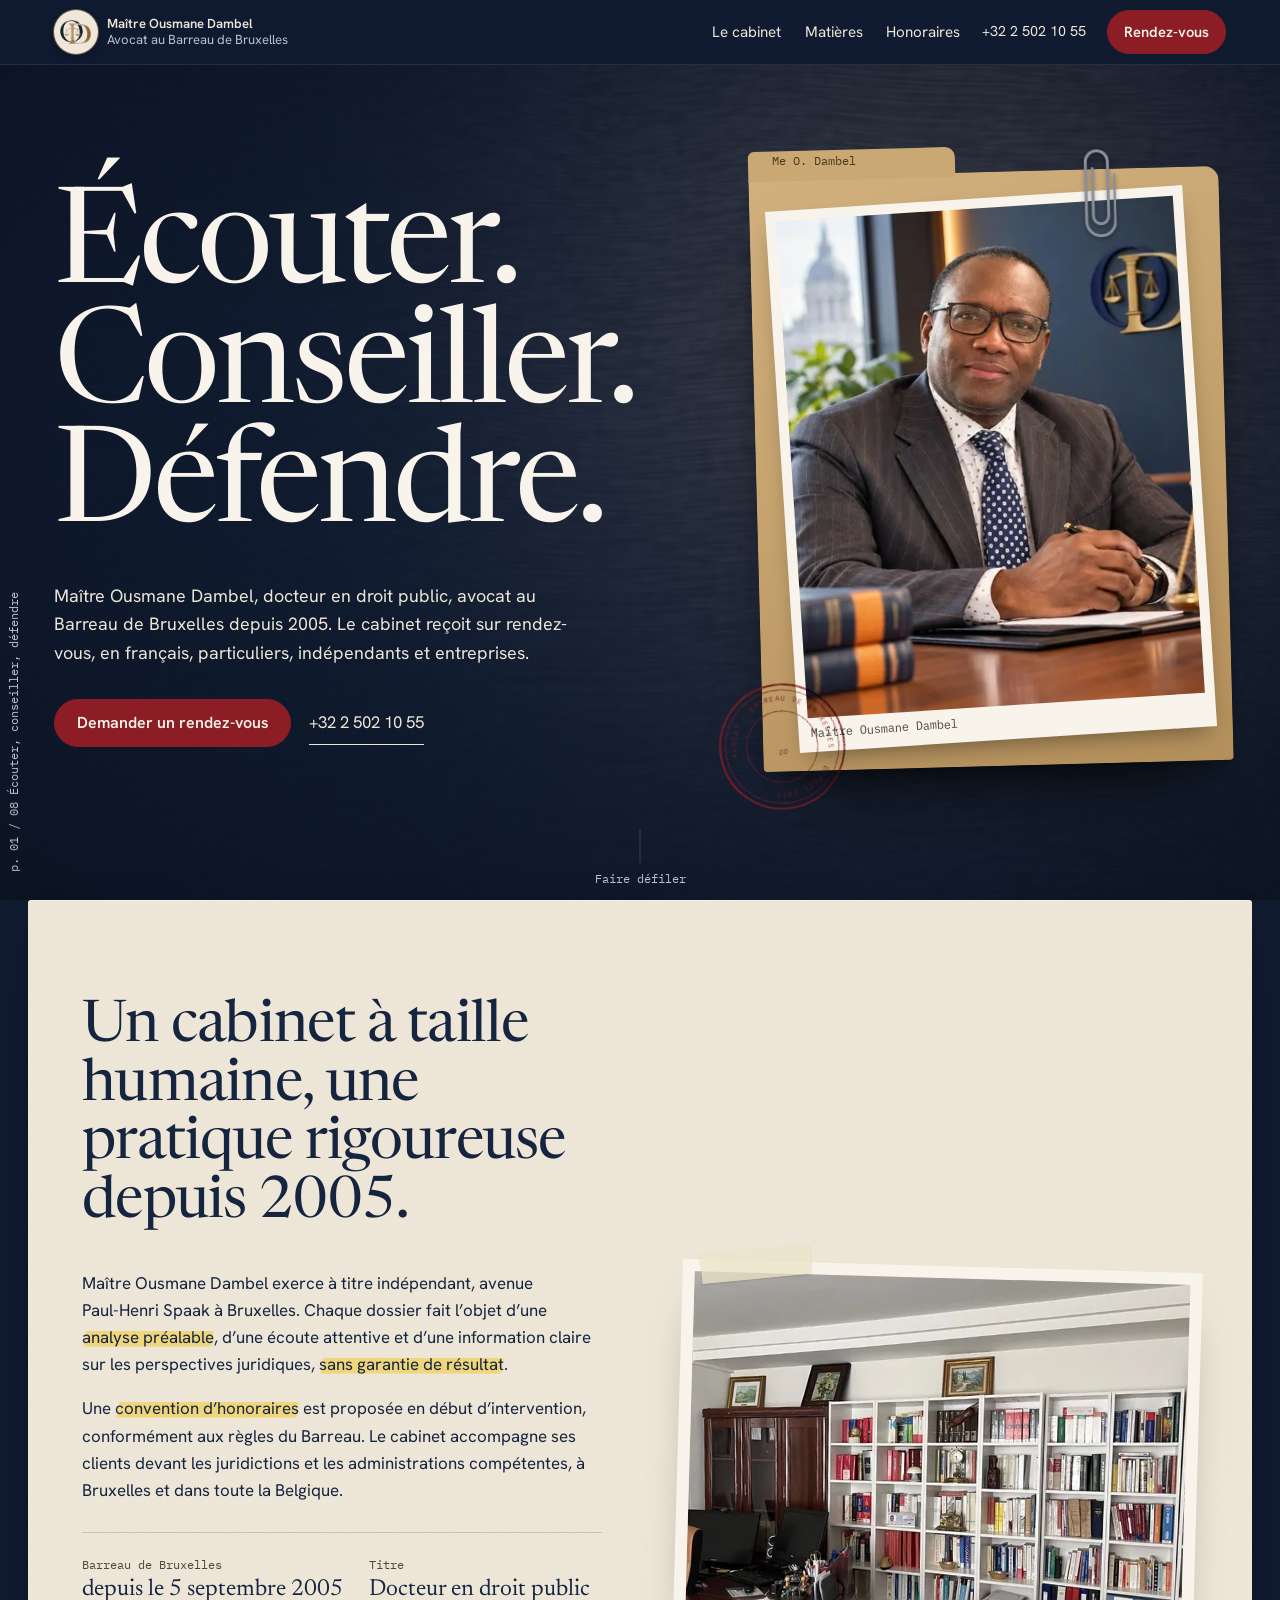
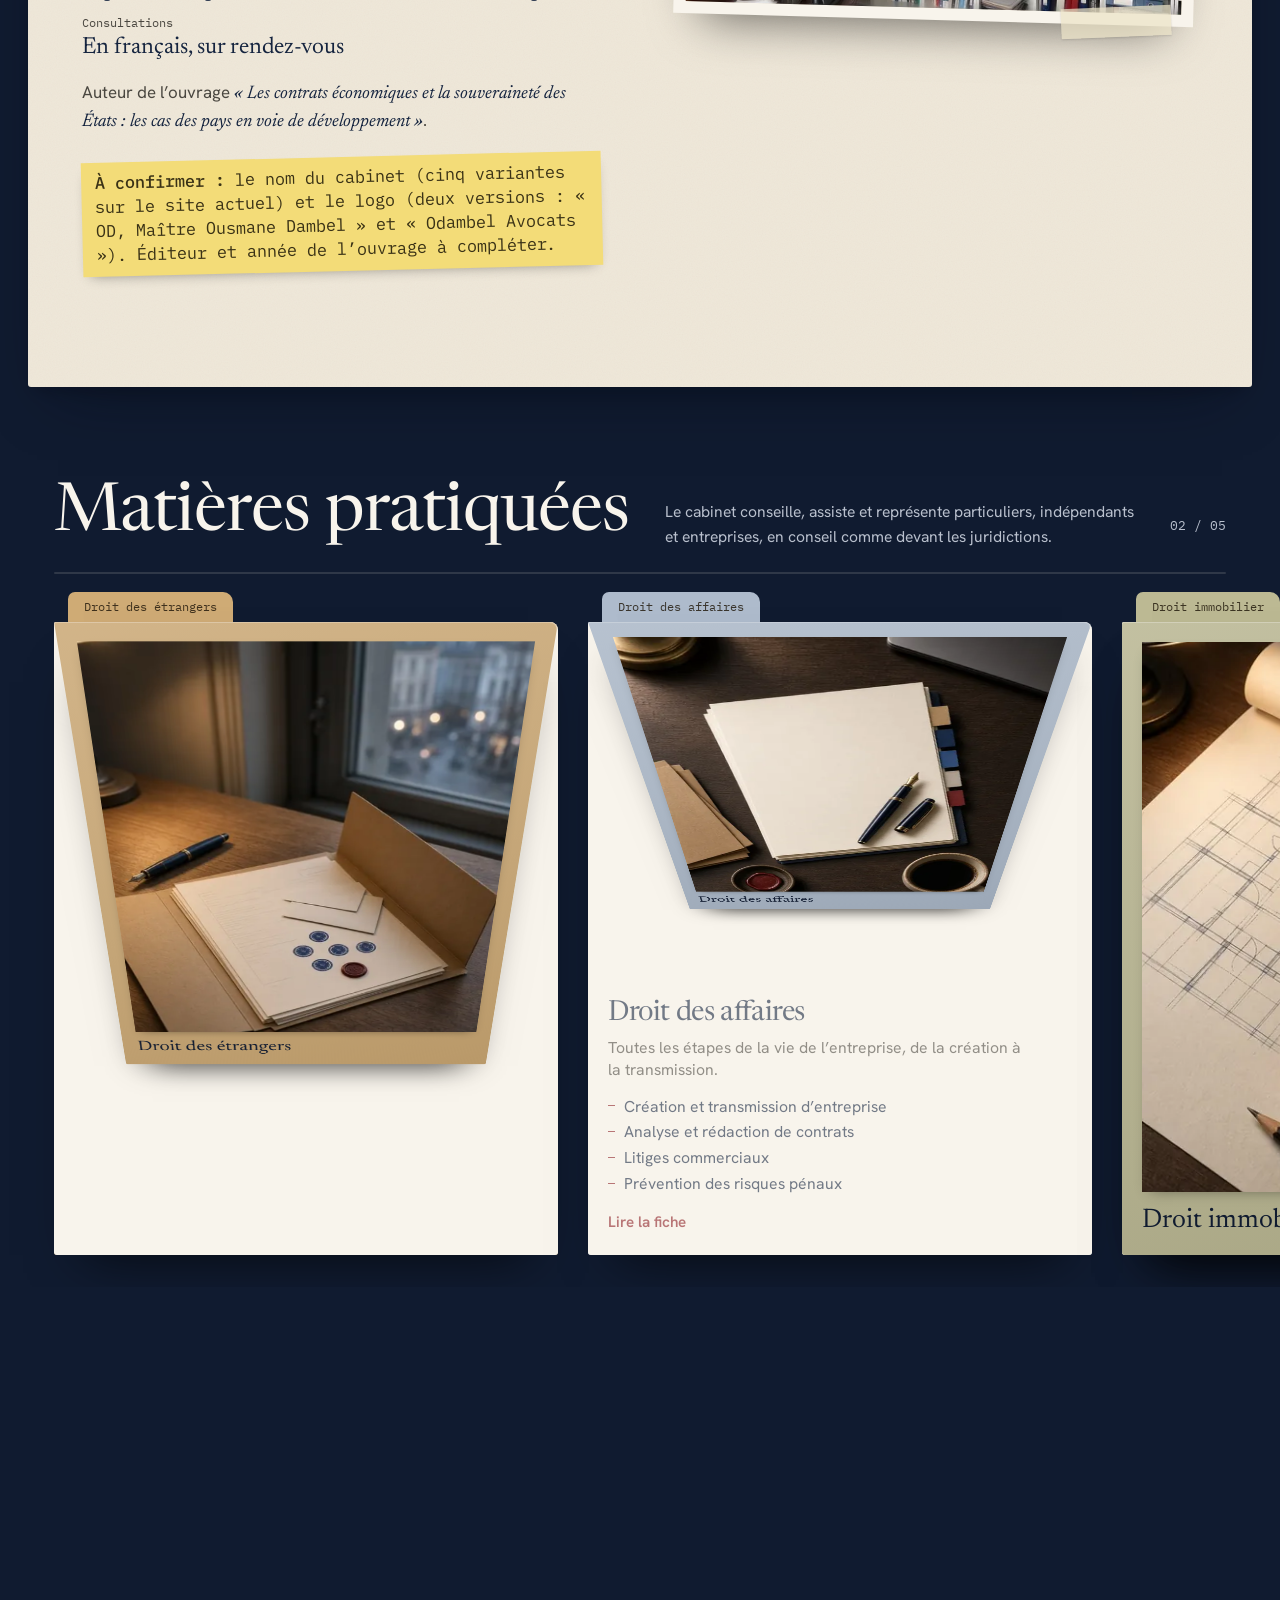
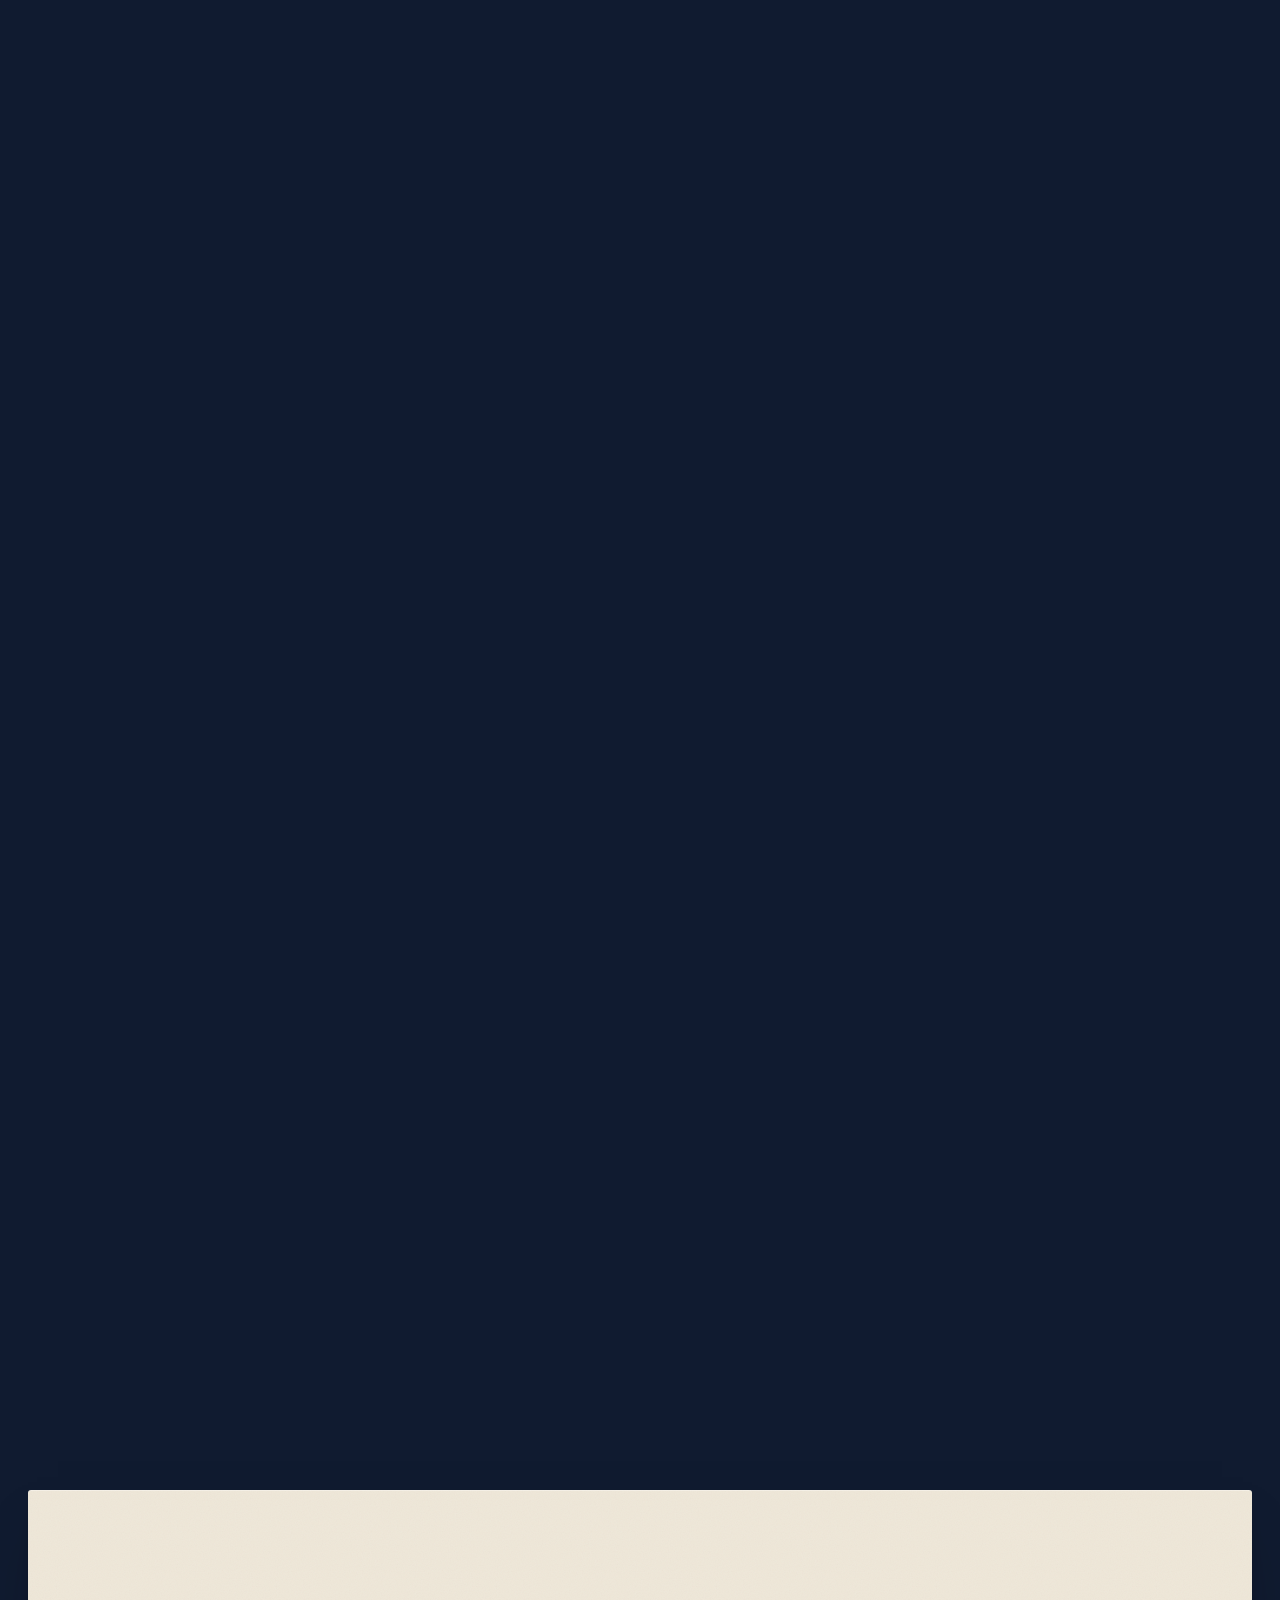
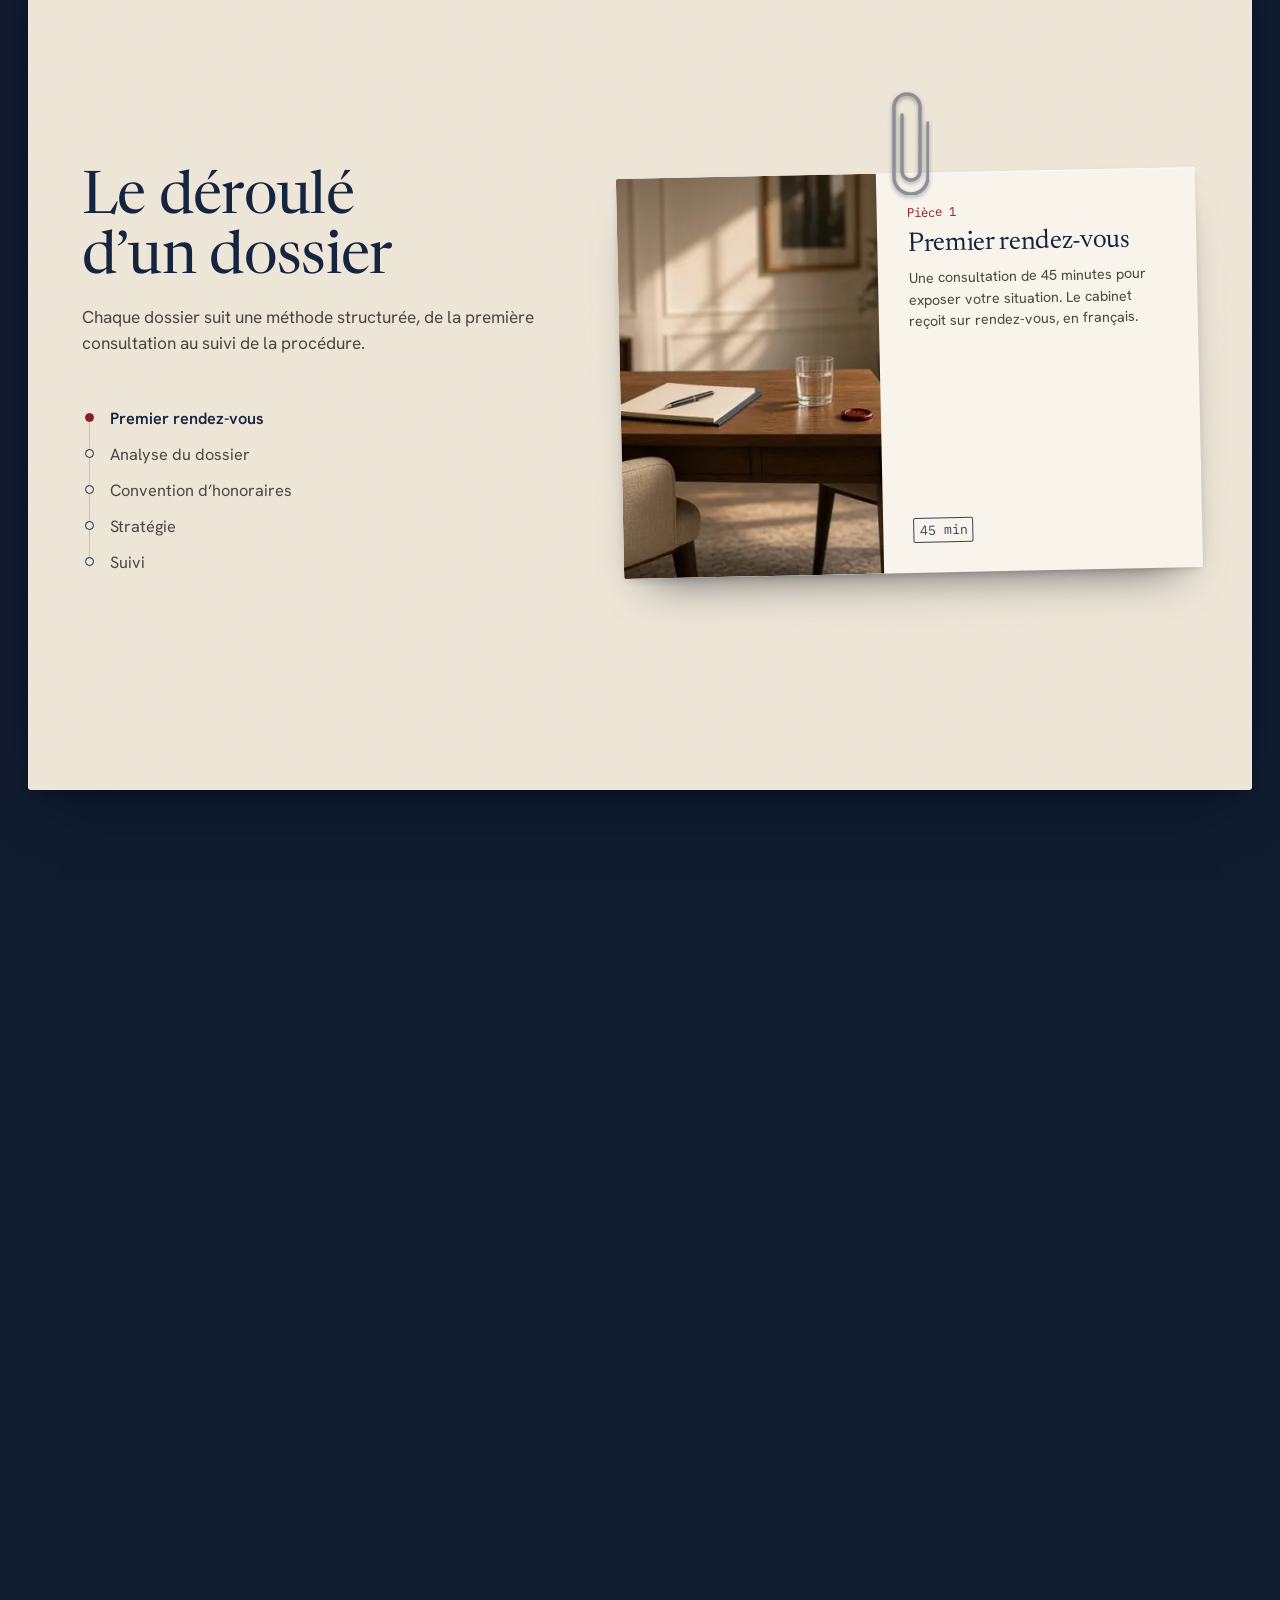
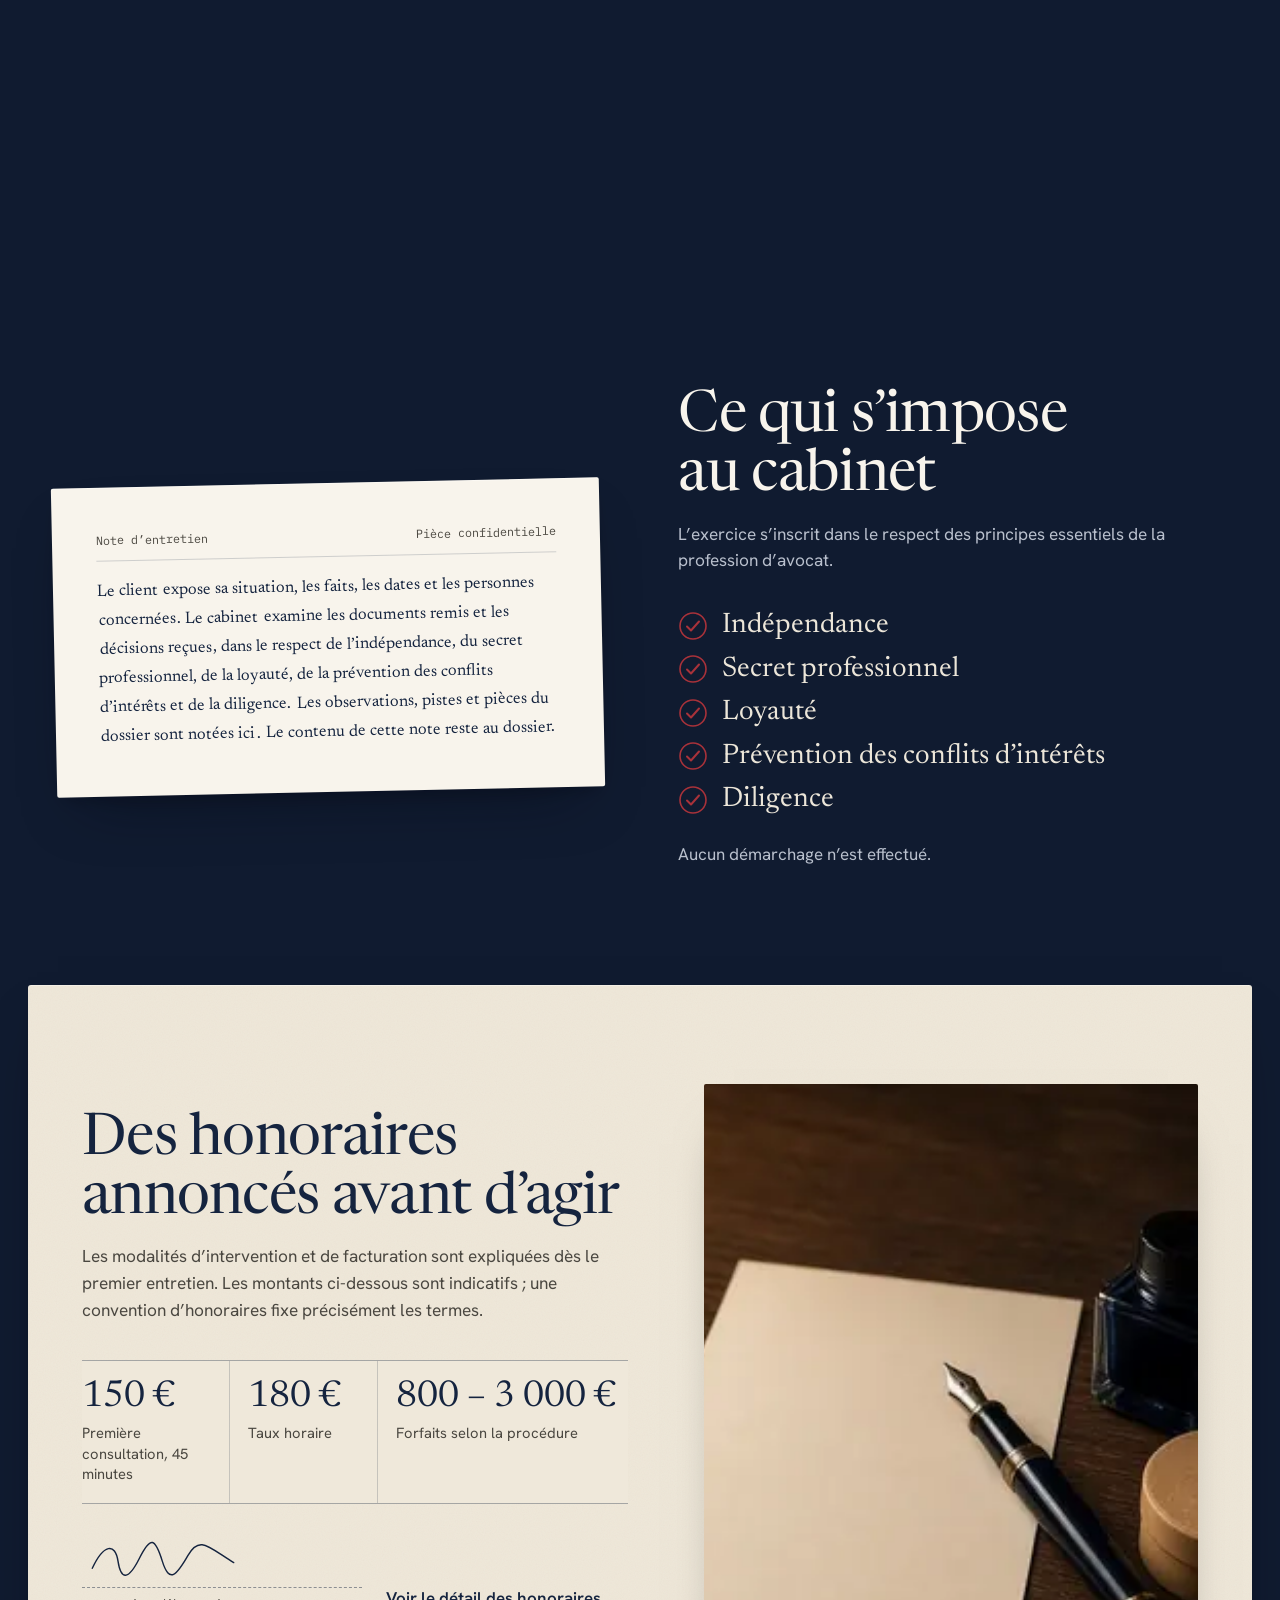
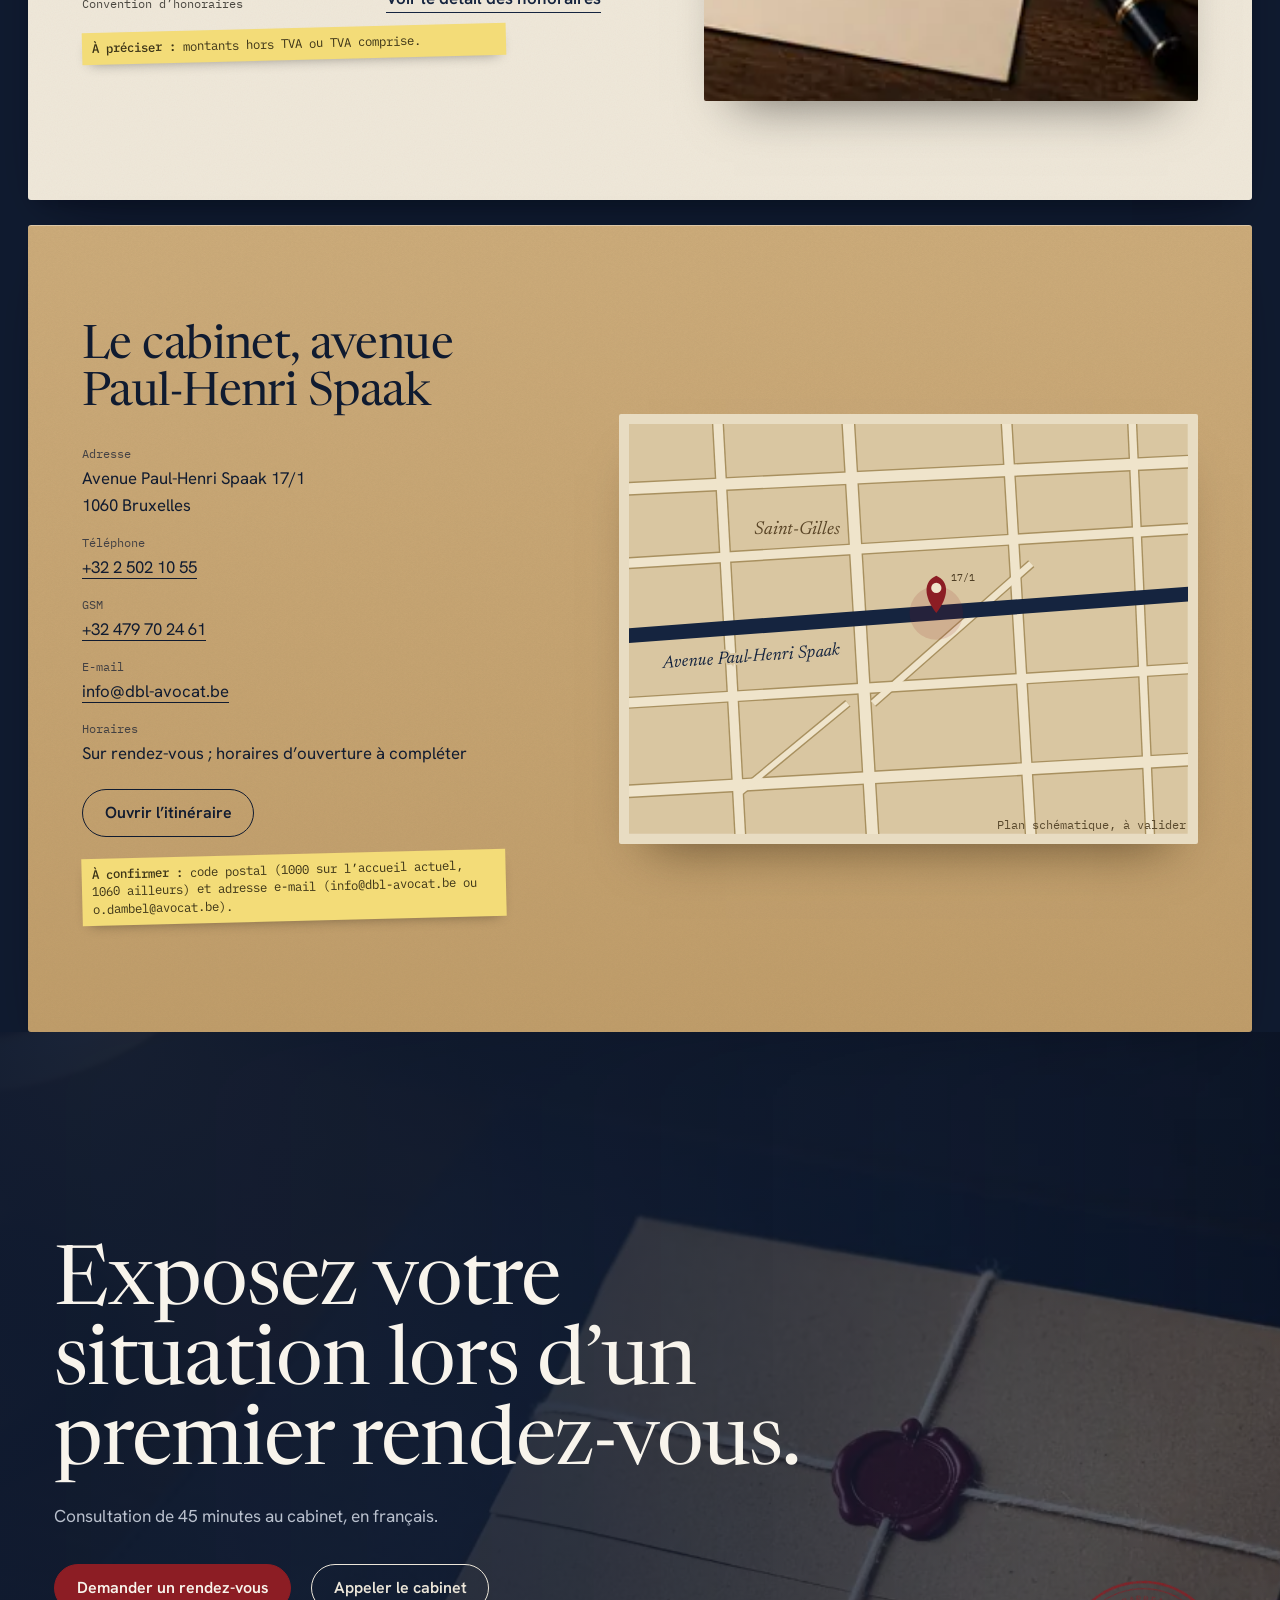
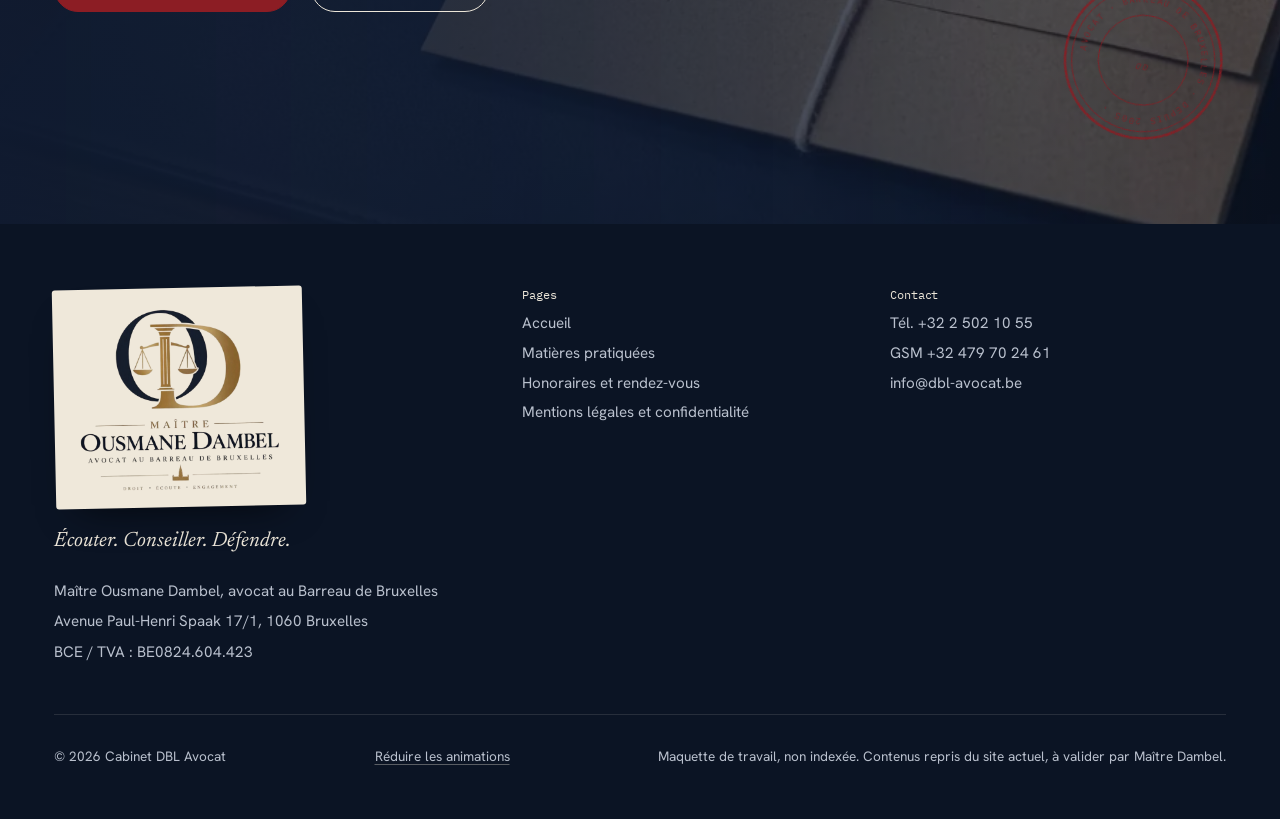
<file: index.html>
<!doctype html>
<html lang="fr" class="no-js" data-page="accueil">
<head>
<meta charset="utf-8">
<meta name="viewport" content="width=device-width, initial-scale=1, viewport-fit=cover">
<title>Maître Ousmane Dambel, avocat au Barreau de Bruxelles</title>
<meta name="description" content="Maître Ousmane Dambel, docteur en droit public, avocat au Barreau de Bruxelles depuis 2005 : droit des étrangers, des affaires, immobilier, du travail et de la famille. Rendez-vous au cabinet, avenue Paul-Henri Spaak.">
<meta name="robots" content="noindex, nofollow">
<meta name="theme-color" content="#101b30">
<link rel="icon" href="/assets/img/favicon-32.png" type="image/png" sizes="32x32">
<link rel="apple-touch-icon" href="/assets/img/apple-touch-icon.png">
<meta property="og:type" content="website">
<meta property="og:locale" content="fr_BE">
<meta property="og:site_name" content="Cabinet DBL Avocat">
<meta property="og:title" content="Maître Ousmane Dambel, avocat au Barreau de Bruxelles">
<meta property="og:description" content="Écouter. Conseiller. Défendre. Cabinet indépendant à Bruxelles depuis 2005, sur rendez-vous.">
<meta property="og:url" content="https://dbl-avocat-maquette.vercel.app/">
<meta property="og:image" content="https://dbl-avocat-maquette.vercel.app/assets/og/accueil.jpg">
<meta property="og:image:width" content="1200">
<meta property="og:image:height" content="630">
<meta property="og:image:alt" content="Cabinet DBL Avocat : Écouter. Conseiller. Défendre.">
<meta name="twitter:card" content="summary_large_image">
<meta name="twitter:image" content="https://dbl-avocat-maquette.vercel.app/assets/og/accueil.jpg">
<link rel="preload" href="/assets/fonts/newsreader-opsz-normal.woff2" as="font" type="font/woff2" crossorigin>
<link rel="preload" href="/assets/fonts/newsreader-opsz-italic.woff2" as="font" type="font/woff2" crossorigin>
<link rel="preload" href="/assets/fonts/hanken-grotesk-wght.woff2" as="font" type="font/woff2" crossorigin>
<link rel="stylesheet" href="/assets/css/site.css?v=4">
<script>
(function(d){var h=d.documentElement;h.classList.remove('no-js');h.classList.add('js','fonts-pending');var calme=false,arrivee=false;
try{var c=localStorage.getItem('dbl-calme');calme=c==='1'||(c===null&&matchMedia('(prefers-reduced-motion: reduce)').matches);}catch(e){}
if(calme)h.classList.add('calme');
try{arrivee=sessionStorage.getItem('dbl-tourne')==='1';sessionStorage.removeItem('dbl-tourne');if(!calme&&arrivee)h.classList.add('arrivee');
if(!calme&&!arrivee&&h.getAttribute('data-page')==='accueil'&&!sessionStorage.getItem('dbl-intro'))h.classList.add('intro');}catch(e){}
h.style.backgroundColor=(h.classList.contains('intro')||h.classList.contains('arrivee'))?'#efe8da':'#101b30';
setTimeout(function(){h.classList.remove('fonts-pending')},1600);})(document);
</script>
<script src="/assets/js/vendor/gsap.min.js" defer></script>
<script src="/assets/js/vendor/ScrollTrigger.min.js" defer></script>
<script src="/assets/js/vendor/SplitText.min.js" defer></script>
<link rel="modulepreload" href="/assets/js/gl.js?v=4">
<script type="module" src="/assets/js/main.js?v=4"></script>
</head>
<body>
<a class="lien-evitement" href="#contenu">Aller au contenu</a>

<svg width="0" height="0" style="position:absolute" aria-hidden="true" focusable="false">
  <filter id="grain-encre" x="-10%" y="-10%" width="120%" height="120%">
    <feTurbulence type="fractalNoise" baseFrequency="0.85" numOctaves="2" seed="7" result="b"/>
    <feColorMatrix in="b" type="matrix" values="0 0 0 0 0  0 0 0 0 0  0 0 0 0 0  -1.5 0 0 0 1.62" result="m"/>
    <feComposite in="SourceGraphic" in2="m" operator="in"/>
  </filter>
</svg>

<div class="bureau-fond" aria-hidden="true"><div class="bureau-fond__repli"></div></div>

<div class="intro-ecran" aria-hidden="true">
  <div class="intro-ecran__couverture">
    <div class="intro-ecran__contenu">
      <svg class="intro-dbl" viewBox="0 0 470 170"><text x="235" y="126" text-anchor="middle">Dambel</text></svg>
      <p class="intro-ecran__ligne">Maître Ousmane Dambel, avocat au Barreau de Bruxelles</p>
      <div class="cachet">
        <svg viewBox="0 0 200 200"><defs><path id="cachet-intro" d="M100,100 m-70,0 a70,70 0 1,1 140,0 a70,70 0 1,1 -140,0"/></defs><g filter="url(#grain-encre)"><circle cx="100" cy="100" r="94" fill="none" stroke="currentColor" stroke-width="3"/><circle cx="100" cy="100" r="86" fill="none" stroke="currentColor" stroke-width="1.2"/><circle cx="100" cy="100" r="54" fill="none" stroke="currentColor" stroke-width="1.2"/><text font-family="IBM Plex Mono, monospace" font-size="12" letter-spacing="1.6" fill="currentColor"><textPath href="#cachet-intro">AVOCAT · BARREAU DE BRUXELLES · DEPUIS 2005 ·</textPath></text><text x="100" y="112" text-anchor="middle" font-family="Newsreader, Georgia, serif" font-style="italic" font-size="38" fill="currentColor">OD</text></g></svg>
      </div>
    </div>
  </div>
</div>
<div class="tourne" aria-hidden="true"><div class="tourne__feuille"><div class="tourne__contenu"><span class="tourne__badge"><img src="/assets/img/logo-od.webp" width="302" height="240" alt=""></span><p class="tourne__titre">Accueil</p><p class="tourne__sous">Maître Ousmane Dambel, avocat au Barreau de Bruxelles</p></div></div></div>
<script>try{var tt=sessionStorage.getItem('dbl-tourne-titre');if(tt)document.querySelector('.tourne__titre').textContent=tt}catch(e){}</script><!--/tourne-->
<div class="curseur" aria-hidden="true"><div class="curseur__anneau"></div><div class="curseur__point"></div><div class="curseur__label">ouvrir</div></div>

<header class="entete">
  <div class="gout entete__in">
    <a class="marque" href="/" aria-label="Cabinet DBL Avocat, accueil">
      <span class="marque__badge"><img src="/assets/img/logo-od.webp" width="302" height="240" alt=""></span>
      <span class="marque__nom"><b>Maître Ousmane Dambel</b>Avocat au Barreau de Bruxelles</span>
    </a>
    <nav class="nav" aria-label="Navigation principale">
      <a class="nav__lien" href="/#cabinet">Le cabinet</a>
      <a class="nav__lien" href="/matieres">Matières</a>
      <a class="nav__lien" href="/honoraires">Honoraires</a>
      <a class="entete__tel" href="tel:+3225021055">+32 2 502 10 55</a>
      <a class="bouton magnetique" href="/honoraires#rendez-vous"><span class="bouton__txt">Rendez-vous</span></a>
      <button class="menu-bouton" type="button" aria-expanded="false" aria-controls="menu-mobile">Menu</button>
    </nav>
  </div>
</header>
<nav class="menu-mobile" id="menu-mobile" aria-label="Menu">
  <a href="/">Accueil</a>
  <a href="/#cabinet">Le cabinet</a>
  <a href="/matieres">Matières pratiquées</a>
  <a href="/honoraires">Honoraires</a>
  <a href="/honoraires#rendez-vous">Rendez-vous</a>
  <div class="menu-mobile__pied">
    <a href="tel:+3225021055">+32 2 502 10 55</a>
    <a href="mailto:info@dbl-avocat.be">info@dbl-avocat.be</a>
  </div>
</nav>

<main id="contenu">

  <!-- 1. Une -->
  <section class="une s-nuit" id="une" data-folio="Écouter, conseiller, défendre" aria-labelledby="titre-une">
    <div class="gout une__grille">
      <div class="une__texte">
        <h1 class="une__titre" id="titre-une"><span>Écouter.</span><span>Conseiller.</span><span>Défendre.</span></h1>
        <p class="une__qui">Maître Ousmane Dambel, docteur en droit public, avocat au Barreau de Bruxelles depuis 2005. Le cabinet reçoit sur rendez-vous, en français, particuliers, indépendants et entreprises.</p>
        <div class="une__actions">
          <a class="bouton magnetique" href="/honoraires#rendez-vous"><span class="bouton__txt">Demander un rendez-vous</span></a>
          <a class="une__tel lien-encre" href="tel:+3225021055">+32 2 502 10 55</a>
        </div>
      </div>
      <div class="chemise-une" data-parallaxe>
        <span class="chemise-une__onglet">Me O. Dambel</span>
        <div class="chemise-une__dos">
          <svg class="trombone" viewBox="0 0 40 110" aria-hidden="true"><path d="M13 30 V86 a9 9 0 0 0 18 0 V22 a13 13 0 0 0 -26 0 V92 a17 17 0 0 0 34 0 V38" fill="none" stroke="currentColor" stroke-width="3.4" stroke-linecap="round"/></svg>
          <figure class="chemise-une__photo" style="margin:0">
            <img src="/assets/img/portrait-grand.webp" srcset="/assets/img/portrait-petit.webp 480w, /assets/img/portrait-grand.webp 864w" sizes="(max-width: 899px) 340px, 440px" width="864" height="1080" alt="Portrait de Maître Ousmane Dambel" fetchpriority="high">
            <figcaption class="chemise-une__legende">Maître Ousmane Dambel</figcaption>
          </figure>
          <div class="cachet" aria-hidden="true">
            <svg viewBox="0 0 200 200"><defs><path id="cachet-une" d="M100,100 m-70,0 a70,70 0 1,1 140,0 a70,70 0 1,1 -140,0"/></defs><g filter="url(#grain-encre)"><circle cx="100" cy="100" r="94" fill="none" stroke="currentColor" stroke-width="3"/><circle cx="100" cy="100" r="86" fill="none" stroke="currentColor" stroke-width="1.2"/><circle cx="100" cy="100" r="54" fill="none" stroke="currentColor" stroke-width="1.2"/><text font-family="IBM Plex Mono, monospace" font-size="12" letter-spacing="1.6" fill="currentColor"><textPath href="#cachet-une">AVOCAT · BARREAU DE BRUXELLES · DEPUIS 2005 ·</textPath></text><text x="100" y="112" text-anchor="middle" font-family="Newsreader, Georgia, serif" font-style="italic" font-size="38" fill="currentColor">OD</text></g></svg>
          </div>
        </div>
        <div class="chemise-une__couverture" aria-hidden="true"></div>
      </div>
    </div>
    <a class="defiler" href="#cabinet" aria-label="Faire défiler jusqu’au cabinet"><span class="defiler__trait" aria-hidden="true"></span><span class="defiler__txt">Faire défiler</span></a>
  </section>

  <!-- 2. Le cabinet -->
  <section class="section cabinet s-papier" id="cabinet" data-folio="Le cabinet" aria-labelledby="titre-cabinet">
    <div class="gout cabinet__grille">
      <div class="cabinet__texte">
        <h2 class="titre-section" id="titre-cabinet" data-titre>Un cabinet à taille humaine, une pratique rigoureuse depuis 2005.</h2>
        <div style="margin-top: clamp(22px, 4vh, 40px)">
          <p data-lignes>Maître Ousmane Dambel exerce à titre indépendant, avenue Paul-Henri Spaak à Bruxelles. Chaque dossier fait l’objet d’une <span class="surligne">analyse préalable</span>, d’une écoute attentive et d’une information claire sur les perspectives juridiques, <span class="surligne">sans garantie de résultat</span>.</p>
          <p data-lignes>Une <span class="surligne">convention d’honoraires</span> est proposée en début d’intervention, conformément aux règles du Barreau. Le cabinet accompagne ses clients devant les juridictions et les administrations compétentes, à Bruxelles et dans toute la Belgique.</p>
        </div>
        <dl class="cabinet__repere">
          <div><dt>Barreau de Bruxelles</dt><dd>depuis le 5 septembre 2005</dd></div>
          <div><dt>Titre</dt><dd>Docteur en droit public</dd></div>
          <div><dt>Consultations</dt><dd>En français, sur rendez-vous</dd></div>
        </dl>
        <p class="cabinet__ouvrage">Auteur de l’ouvrage <cite>« Les contrats économiques et la souveraineté des États : les cas des pays en voie de développement »</cite>.</p>
        <p class="postit postit--bloc"><strong>À confirmer :</strong> le nom du cabinet (cinq variantes sur le site actuel) et le logo (deux versions : « OD, Maître Ousmane Dambel » et « Odambel Avocats »). Éditeur et année de l’ouvrage à compléter.</p>
      </div>
      <div class="cabinet__visuel">
        <figure class="photo-scotch" style="margin:0" data-incline>
          <div class="photo-scotch__cadre" data-parallaxe-img>
            <img src="/assets/img/bureau-grand.webp" srcset="/assets/img/bureau-petit.webp 750w, /assets/img/bureau-grand.webp 1500w" sizes="(max-width: 899px) 92vw, 46vw" width="1500" height="1000" alt="Le bureau de Maître Dambel et sa bibliothèque juridique" loading="lazy">
          </div>
        </figure>
      </div>
    </div>
  </section>

  <!-- 3. Matières -->
  <section class="section matieres s-nuit" id="matieres" data-folio="Matières pratiquées" aria-labelledby="titre-matieres">
    <div class="gout matieres__tete">
      <div>
        <h2 class="titre-section" id="titre-matieres" style="color:var(--blanc)">Matières pratiquées</h2>
      </div>
      <p class="chapeau">Le cabinet conseille, assiste et représente particuliers, indépendants et entreprises, en conseil comme devant les juridictions.</p>
      <p class="matieres__compteur" aria-hidden="true"><span data-compteur-matiere>01</span> / 05</p>
    </div>
    <div class="matieres__progression" aria-hidden="true"><span></span></div>
    <div class="matieres__piste">
      <a class="chemise" href="/matieres#etrangers" aria-label="Droit des étrangers : Séjour, regroupement familial et recours, avec une attention particulière à la situation personnelle et familiale. Lire la fiche" style="--teinte:#c9a672" data-curseur="lire">
        <span class="chemise__onglet">Droit des étrangers</span>
        <div class="chemise__corps">
          <div class="chemise__feuille">
            <div class="chemise__contenu"><p class="chemise__titre">Droit des étrangers</p>
            <p class="chemise__desc">Séjour, regroupement familial et recours, avec une attention particulière à la situation personnelle et familiale.</p>
            <ul>
              <li>Séjour pour raisons humanitaires <span class="reference">9bis</span></li>
              <li>Regroupement familial</li>
              <li>Recours contre les décisions de l’Office des Étrangers et du CGRA</li>
              <li>Conseil du Contentieux des Étrangers</li>
              <li>Protection internationale</li>
            </ul>
            <span class="chemise__voir">Lire la fiche</span></div>
          </div>
          <div class="chemise__couverture">
            <div class="chemise__couverture-img"><img src="/assets/img/matiere-etrangers-petit.webp" srcset="/assets/img/matiere-etrangers-petit.webp 480w, /assets/img/matiere-etrangers-grand.webp 784w" sizes="(max-width: 899px) 90vw, 30vw" width="784" height="980" alt="" loading="lazy"></div>
            <p class="chemise__couv-titre">Droit des étrangers</p>
          </div>
        </div>
      </a>
      <a class="chemise" href="/matieres#affaires" aria-label="Droit des affaires : Toutes les étapes de la vie de l’entreprise, de la création à la transmission. Lire la fiche" style="--teinte:#a9b6c6" data-curseur="lire">
        <span class="chemise__onglet">Droit des affaires</span>
        <div class="chemise__corps">
          <div class="chemise__feuille">
            <div class="chemise__contenu"><p class="chemise__titre">Droit des affaires</p>
            <p class="chemise__desc">Toutes les étapes de la vie de l’entreprise, de la création à la transmission.</p>
            <ul>
              <li>Création et transmission d’entreprise</li>
              <li>Analyse et rédaction de contrats</li>
              <li>Litiges commerciaux</li>
              <li>Prévention des risques pénaux</li>
            </ul>
            <span class="chemise__voir">Lire la fiche</span></div>
          </div>
          <div class="chemise__couverture">
            <div class="chemise__couverture-img"><img src="/assets/img/matiere-affaires-petit.webp" srcset="/assets/img/matiere-affaires-petit.webp 480w, /assets/img/matiere-affaires-grand.webp 784w" sizes="(max-width: 899px) 90vw, 30vw" width="784" height="980" alt="" loading="lazy"></div>
            <p class="chemise__couv-titre">Droit des affaires</p>
          </div>
        </div>
      </a>
      <a class="chemise" href="/matieres#immobilier" aria-label="Droit immobilier : Propriétaires, locataires et investisseurs : conseil et défense. Lire la fiche" style="--teinte:#b7b48f" data-curseur="lire">
        <span class="chemise__onglet">Droit immobilier</span>
        <div class="chemise__corps">
          <div class="chemise__feuille">
            <div class="chemise__contenu"><p class="chemise__titre">Droit immobilier</p>
            <p class="chemise__desc">Propriétaires, locataires et investisseurs : conseil et défense.</p>
            <ul>
              <li>Vente</li>
              <li>Location et baux</li>
              <li>Construction</li>
              <li>Copropriété</li>
            </ul>
            <span class="chemise__voir">Lire la fiche</span></div>
          </div>
          <div class="chemise__couverture">
            <div class="chemise__couverture-img"><img src="/assets/img/matiere-immobilier-petit.webp" srcset="/assets/img/matiere-immobilier-petit.webp 480w, /assets/img/matiere-immobilier-grand.webp 784w" sizes="(max-width: 899px) 90vw, 30vw" width="784" height="980" alt="" loading="lazy"></div>
            <p class="chemise__couv-titre">Droit immobilier</p>
          </div>
        </div>
      </a>
      <a class="chemise" href="/matieres#travail" aria-label="Droit du travail : Conseil et représentation devant le tribunal du travail. Lire la fiche" style="--teinte:#cfa58f" data-curseur="lire">
        <span class="chemise__onglet">Droit du travail</span>
        <div class="chemise__corps">
          <div class="chemise__feuille">
            <div class="chemise__contenu"><p class="chemise__titre">Droit du travail</p>
            <p class="chemise__desc">Conseil et représentation devant le tribunal du travail.</p>
            <ul>
              <li>Licenciement et rupture négociée</li>
              <li>Contrat et conditions de travail</li>
              <li>Harcèlement au travail</li>
              <li>Vie privée au travail</li>
            </ul>
            <span class="chemise__voir">Lire la fiche</span></div>
          </div>
          <div class="chemise__couverture">
            <div class="chemise__couverture-img"><img src="/assets/img/matiere-travail-petit.webp" srcset="/assets/img/matiere-travail-petit.webp 480w, /assets/img/matiere-travail-grand.webp 784w" sizes="(max-width: 899px) 90vw, 30vw" width="784" height="980" alt="" loading="lazy"></div>
            <p class="chemise__couv-titre">Droit du travail</p>
          </div>
        </div>
      </a>
      <a class="chemise" href="/matieres#famille" aria-label="Droit de la famille : Un accompagnement attentif dans les moments difficiles. Lire la fiche" style="--teinte:#d3b867" data-curseur="lire">
        <span class="chemise__onglet">Droit de la famille</span>
        <div class="chemise__corps">
          <div class="chemise__feuille">
            <div class="chemise__contenu"><p class="chemise__titre">Droit de la famille</p>
            <p class="chemise__desc">Un accompagnement attentif dans les moments difficiles.</p>
            <ul>
              <li>Divorce et séparation</li>
              <li>Garde d’enfants</li>
              <li>Succession</li>
            </ul>
            <span class="chemise__voir">Lire la fiche</span></div>
          </div>
          <div class="chemise__couverture">
            <div class="chemise__couverture-img"><img src="/assets/img/matiere-famille-petit.webp" srcset="/assets/img/matiere-famille-petit.webp 480w, /assets/img/matiere-famille-grand.webp 784w" sizes="(max-width: 899px) 90vw, 30vw" width="784" height="980" alt="" loading="lazy"></div>
            <p class="chemise__couv-titre">Droit de la famille</p>
          </div>
        </div>
      </a>
    </div>
  </section>

  <!-- 4. Inventaire des pièces -->
  <section class="section inventaire s-papier" id="methode" data-folio="Le déroulé d’un dossier" aria-labelledby="titre-methode">
    <div class="gout">
      <div class="inventaire__grille">
        <div class="inventaire__texte">
          <h2 class="titre-section" id="titre-methode" data-titre>Le déroulé d’un dossier</h2>
          <p class="chapeau" style="margin-top:.8em">Chaque dossier suit une méthode structurée, de la première consultation au suivi de la procédure.</p>
          <div class="inventaire__fil" aria-hidden="true">
            <span class="inventaire__fil-encre"></span>
            <ol>
              <li class="actif">Premier rendez-vous</li>
              <li>Analyse du dossier</li>
              <li>Convention d’honoraires</li>
              <li>Stratégie</li>
              <li>Suivi</li>
            </ol>
          </div>
        </div>
        <div class="inventaire__pile">
          <svg class="trombone" viewBox="0 0 40 110" aria-hidden="true"><path d="M13 30 V86 a9 9 0 0 0 18 0 V22 a13 13 0 0 0 -26 0 V92 a17 17 0 0 0 34 0 V38" fill="none" stroke="currentColor" stroke-width="3.4" stroke-linecap="round"/></svg>
          <article class="piece">
            <div class="piece__img"><img src="/assets/img/methode-1-ecoute-petit.webp" srcset="/assets/img/methode-1-ecoute-petit.webp 600w, /assets/img/methode-1-ecoute-grand.webp 1168w" sizes="(max-width: 899px) 92vw, 26vw" width="1168" height="778" alt="" loading="lazy"></div>
            <div class="piece__txt"><span class="piece__num">Pièce 1</span><h3>Premier rendez-vous</h3><p>Une consultation de 45 minutes pour exposer votre situation. Le cabinet reçoit sur rendez-vous, en français.</p><span class="reference">45 min</span></div>
          </article>
          <article class="piece">
            <div class="piece__img"><img src="/assets/img/methode-2-analyse-petit.webp" srcset="/assets/img/methode-2-analyse-petit.webp 600w, /assets/img/methode-2-analyse-grand.webp 1168w" sizes="(max-width: 899px) 92vw, 26vw" width="1168" height="778" alt="" loading="lazy"></div>
            <div class="piece__txt"><span class="piece__num">Pièce 2</span><h3>Analyse du dossier</h3><p>Une analyse préalable sur base de vos documents, pour identifier les enjeux juridiques et évaluer les solutions envisageables.</p><span class="reference">vos documents</span></div>
          </article>
          <article class="piece">
            <div class="piece__img"><img src="/assets/img/methode-3-convention-petit.webp" srcset="/assets/img/methode-3-convention-petit.webp 600w, /assets/img/methode-3-convention-grand.webp 1168w" sizes="(max-width: 899px) 92vw, 26vw" width="1168" height="778" alt="" loading="lazy"></div>
            <div class="piece__txt"><span class="piece__num">Pièce 3</span><h3>Convention d’honoraires</h3><p>Les modalités d’intervention et de facturation sont expliquées dès le premier entretien, puis fixées dans une convention.</p><span class="reference">règles du Barreau</span></div>
          </article>
          <article class="piece">
            <div class="piece__img"><img src="/assets/img/methode-4-strategie-petit.webp" srcset="/assets/img/methode-4-strategie-petit.webp 600w, /assets/img/methode-4-strategie-grand.webp 1168w" sizes="(max-width: 899px) 92vw, 26vw" width="1168" height="778" alt="" loading="lazy"></div>
            <div class="piece__txt"><span class="piece__num">Pièce 4</span><h3>Stratégie</h3><p>Une stratégie adaptée à votre situation et à vos intérêts : négociation, médiation ou voie judiciaire.</p><span class="reference">conseil ou contentieux</span></div>
          </article>
          <article class="piece">
            <div class="piece__img"><img src="/assets/img/methode-5-suivi-petit.webp" srcset="/assets/img/methode-5-suivi-petit.webp 600w, /assets/img/methode-5-suivi-grand.webp 1168w" sizes="(max-width: 899px) 92vw, 26vw" width="1168" height="778" alt="" loading="lazy"></div>
            <div class="piece__txt"><span class="piece__num">Pièce 5</span><h3>Suivi du dossier</h3><p>Un suivi pas à pas, devant les juridictions et administrations compétentes, à Bruxelles et dans toute la Belgique.</p><span class="reference">toute la Belgique</span></div>
          </article>
        </div>
      </div>
    </div>
  </section>

  <!-- 5. Secret professionnel -->
  <section class="section secret s-nuit" id="principes" data-folio="Principes" aria-labelledby="titre-principes">
    <div class="gout secret__grille">
      <div class="doc-caviarde" aria-hidden="true">
        <div class="doc-caviarde__entete"><span>Note d’entretien</span><span>Pièce confidentielle</span></div>
        <p>Le client <span class="cav">expose sa situation, les faits, les dates et les personnes concernées</span>. Le cabinet <span class="cav">examine les documents remis et les décisions reçues</span>, dans le respect de l’<span class="garde">indépendance</span>, du <span class="garde">secret professionnel</span>, de la <span class="garde">loyauté</span>, de la <span class="garde">prévention des conflits d’intérêts</span> et de la <span class="garde">diligence</span>. <span class="cav">Les observations, pistes et pièces du dossier sont notées ici</span>. <span class="cav">Le contenu de cette note reste au dossier.</span></p>
      </div>
      <div>
        <h2 class="titre-section" id="titre-principes" style="color:var(--blanc)" data-titre>Ce qui s’impose au cabinet</h2>
        <p class="chapeau" style="margin-top:.8em">L’exercice s’inscrit dans le respect des principes essentiels de la profession d’avocat.</p>
        <ul class="principes">
          <li><svg viewBox="0 0 30 30" aria-hidden="true"><circle cx="15" cy="15" r="13" fill="none" stroke="currentColor" stroke-width="1.6"/><path d="M9 15.5l4 4 8-9" fill="none" stroke="currentColor" stroke-width="2" stroke-linecap="round" stroke-linejoin="round"/></svg>Indépendance</li>
          <li><svg viewBox="0 0 30 30" aria-hidden="true"><circle cx="15" cy="15" r="13" fill="none" stroke="currentColor" stroke-width="1.6"/><path d="M9 15.5l4 4 8-9" fill="none" stroke="currentColor" stroke-width="2" stroke-linecap="round" stroke-linejoin="round"/></svg>Secret professionnel</li>
          <li><svg viewBox="0 0 30 30" aria-hidden="true"><circle cx="15" cy="15" r="13" fill="none" stroke="currentColor" stroke-width="1.6"/><path d="M9 15.5l4 4 8-9" fill="none" stroke="currentColor" stroke-width="2" stroke-linecap="round" stroke-linejoin="round"/></svg>Loyauté</li>
          <li><svg viewBox="0 0 30 30" aria-hidden="true"><circle cx="15" cy="15" r="13" fill="none" stroke="currentColor" stroke-width="1.6"/><path d="M9 15.5l4 4 8-9" fill="none" stroke="currentColor" stroke-width="2" stroke-linecap="round" stroke-linejoin="round"/></svg>Prévention des conflits d’intérêts</li>
          <li><svg viewBox="0 0 30 30" aria-hidden="true"><circle cx="15" cy="15" r="13" fill="none" stroke="currentColor" stroke-width="1.6"/><path d="M9 15.5l4 4 8-9" fill="none" stroke="currentColor" stroke-width="2" stroke-linecap="round" stroke-linejoin="round"/></svg>Diligence</li>
        </ul>
        <p style="margin-top:26px;color:var(--sur-nuit-2)">Aucun démarchage n’est effectué.</p>
      </div>
    </div>
  </section>

  <!-- 6. Honoraires -->
  <section class="section tarifs s-papier" id="honoraires" data-folio="Honoraires" aria-labelledby="titre-honoraires">
    <div class="gout tarifs__grille">
      <div>
        <h2 class="titre-section" id="titre-honoraires" data-titre>Des honoraires annoncés avant d’agir</h2>
        <p class="chapeau" style="margin-top:.8em">Les modalités d’intervention et de facturation sont expliquées dès le premier entretien. Les montants ci-dessous sont indicatifs ; une convention d’honoraires fixe précisément les termes.</p>
        <div class="compteurs">
          <div><div class="compteur" data-compteur="150">150 €</div><p>Première consultation, 45 minutes</p></div>
          <div><div class="compteur" data-compteur="180">180 €</div><p>Taux horaire</p></div>
          <div><div class="compteur" data-compteur="800-3000">800 – 3 000 €</div><p>Forfaits selon la procédure</p></div>
        </div>
        <div class="signature">
          <div class="signature__bloc"><div class="signature__ligne"><svg viewBox="0 0 210 70" aria-hidden="true"><path data-trace d="M6 48 C 22 14, 38 12, 42 38 S 56 66, 72 34 S 94 6, 104 38 S 124 58, 140 30 S 168 18, 204 40" fill="none" stroke="currentColor" stroke-width="2" stroke-linecap="round"/></svg></div><span class="signature__label">Convention d’honoraires</span></div>
          <a class="lien-encre" href="/honoraires" style="font-weight:600">Voir le détail des honoraires</a>
        </div>
        <p class="postit postit--bloc"><strong>À préciser :</strong> montants hors TVA ou TVA comprise.</p>
      </div>
      <div class="cadre-photo cadre-photo--45 cadre-photo--parallaxe" data-parallaxe-img>
        <img src="/assets/img/honoraires-ouverture-grand.webp" srcset="/assets/img/honoraires-ouverture-petit.webp 640w, /assets/img/honoraires-ouverture-grand.webp 1168w" sizes="(max-width: 899px) 92vw, 44vw" width="1168" height="657" alt="" loading="lazy">
      </div>
    </div>
  </section>

  <!-- 7. Accès -->
  <section class="section acces s-kraft" id="acces" data-folio="Accès" aria-labelledby="titre-acces">
    <div class="gout acces__grille">
      <div>
        <h2 class="titre-section" id="titre-acces" data-titre>Le cabinet, avenue Paul-Henri Spaak</h2>
        <dl class="coordonnees">
          <div><dt>Adresse</dt><dd>Avenue Paul-Henri Spaak 17/1<br>1060 Bruxelles</dd></div>
          <div><dt>Téléphone</dt><dd><a class="lien-encre" href="tel:+3225021055">+32 2 502 10 55</a></dd></div>
          <div><dt>GSM</dt><dd><a class="lien-encre" href="tel:+32479702461">+32 479 70 24 61</a></dd></div>
          <div><dt>E-mail</dt><dd><a class="lien-encre" href="mailto:info@dbl-avocat.be">info@dbl-avocat.be</a></dd></div>
          <div><dt>Horaires</dt><dd>Sur rendez-vous ; horaires d’ouverture à compléter</dd></div>
        </dl>
        <p style="margin-top:22px"><a class="bouton bouton--trait magnetique" href="https://www.google.com/maps/search/?api=1&amp;query=Avenue+Paul-Henri+Spaak+17+1060+Bruxelles" target="_blank" rel="noopener"><span class="bouton__txt">Ouvrir l’itinéraire</span></a></p>
        <p class="postit postit--bloc"><strong>À confirmer :</strong> code postal (1000 sur l’accueil actuel, 1060 ailleurs) et adresse e-mail (info@dbl-avocat.be ou o.dambel@avocat.be).</p>
      </div>
      <figure class="plan" style="margin:0">
        <svg viewBox="0 0 600 440" role="img" aria-label="Plan schématique : avenue Paul-Henri Spaak, numéro 17">
          <rect x="0" y="0" width="600" height="440" fill="#d9c6a1"/>
          <g fill="none" stroke-linecap="butt">
          <path class="rue-bord" data-trace d="M-10 70 L610 40" stroke="#a8905f" stroke-width="15"/>
          <path class="rue-bord" data-trace d="M-10 150 L610 112" stroke="#a8905f" stroke-width="13"/>
          <path class="rue-bord" data-trace d="M-10 300 L610 262" stroke="#a8905f" stroke-width="13"/>
          <path class="rue-bord" data-trace d="M-10 395 L610 360" stroke="#a8905f" stroke-width="15"/>
          <path class="rue-bord" data-trace d="M95 -10 L120 450" stroke="#a8905f" stroke-width="13"/>
          <path class="rue-bord" data-trace d="M235 -10 L262 450" stroke="#a8905f" stroke-width="15"/>
          <path class="rue-bord" data-trace d="M405 -10 L432 450" stroke="#a8905f" stroke-width="13"/>
          <path class="rue-bord" data-trace d="M540 -10 L560 450" stroke="#a8905f" stroke-width="11"/>
          <path class="rue-bord" data-trace d="M262 300 L432 150" stroke="#a8905f" stroke-width="10"/>
          <path class="rue-bord" data-trace d="M120 395 L235 300" stroke="#a8905f" stroke-width="9"/>
          <path class="rue-voie" data-trace d="M-10 70 L610 40" stroke="#efe4cb" stroke-width="12"/>
          <path class="rue-voie" data-trace d="M-10 150 L610 112" stroke="#efe4cb" stroke-width="10"/>
          <path class="rue-voie" data-trace d="M-10 300 L610 262" stroke="#efe4cb" stroke-width="10"/>
          <path class="rue-voie" data-trace d="M-10 395 L610 360" stroke="#efe4cb" stroke-width="12"/>
          <path class="rue-voie" data-trace d="M95 -10 L120 450" stroke="#efe4cb" stroke-width="10"/>
          <path class="rue-voie" data-trace d="M235 -10 L262 450" stroke="#efe4cb" stroke-width="12"/>
          <path class="rue-voie" data-trace d="M405 -10 L432 450" stroke="#efe4cb" stroke-width="10"/>
          <path class="rue-voie" data-trace d="M540 -10 L560 450" stroke="#efe4cb" stroke-width="8"/>
          <path class="rue-voie" data-trace d="M262 300 L432 150" stroke="#efe4cb" stroke-width="7"/>
          <path class="rue-voie" data-trace d="M120 395 L235 300" stroke="#efe4cb" stroke-width="6"/>
          <path class="rue-majeure" data-trace d="M-10 228 L610 182" stroke="#15243f" stroke-width="16"/>
          </g>
          <text class="plan__nom" x="36" y="262" transform="rotate(-4.24 36 262)">Avenue Paul-Henri Spaak</text>
          <text class="plan__commune" x="134" y="118">Saint-Gilles</text>
          <g transform="translate(330 203)"><g class="plan__epingle" data-epingle>
            <circle r="34" fill="currentColor" opacity=".12"/>
            <path d="M0 0 C -14 -18, -14 -34, 0 -40 C 14 -34, 14 -18, 0 0 Z" fill="currentColor"/>
            <circle cx="0" cy="-27" r="5.5" fill="#efe4cb"/>
            <text x="16" y="-34" font-family="IBM Plex Mono, monospace" font-size="13" fill="#15243f">17/1</text>
          </g></g>
        </svg>
        <figcaption class="plan__note">Plan schématique, à valider</figcaption>
      </figure>
    </div>
  </section>

  <!-- 8. Final -->
  <section class="final s-nuit" data-folio="Rendez-vous" aria-labelledby="titre-final">
    <div class="final__img" aria-hidden="true">
      <img src="/assets/img/accueil-final-dossier-grand.webp" srcset="/assets/img/accueil-final-dossier-petit.webp 640w, /assets/img/accueil-final-dossier-grand.webp 1168w" sizes="100vw" width="1168" height="657" alt="" loading="lazy" data-parallaxe-fond>
    </div>
    <div class="gout">
      <h2 class="final__titre" id="titre-final" data-titre>Exposez votre situation lors d’un premier rendez-vous.</h2>
      <p class="chapeau" style="margin-top:1em">Consultation de 45 minutes au cabinet, en français.</p>
      <div class="final__actions">
        <a class="bouton magnetique" href="/honoraires#rendez-vous"><span class="bouton__txt">Demander un rendez-vous</span></a>
        <a class="bouton bouton--trait magnetique" href="tel:+3225021055"><span class="bouton__txt">Appeler le cabinet</span></a>
      </div>
    </div>
    <div class="cachet" aria-hidden="true" data-cachet-final>
      <svg viewBox="0 0 200 200"><defs><path id="cachet-final" d="M100,100 m-70,0 a70,70 0 1,1 140,0 a70,70 0 1,1 -140,0"/></defs><g filter="url(#grain-encre)"><circle cx="100" cy="100" r="94" fill="none" stroke="currentColor" stroke-width="3"/><circle cx="100" cy="100" r="86" fill="none" stroke="currentColor" stroke-width="1.2"/><circle cx="100" cy="100" r="54" fill="none" stroke="currentColor" stroke-width="1.2"/><text font-family="IBM Plex Mono, monospace" font-size="12" letter-spacing="1.6" fill="currentColor"><textPath href="#cachet-final">AVOCAT · BARREAU DE BRUXELLES · DEPUIS 2005 ·</textPath></text><text x="100" y="112" text-anchor="middle" font-family="Newsreader, Georgia, serif" font-style="italic" font-size="38" fill="currentColor">OD</text></g></svg>
    </div>
  </section>

</main>

<footer class="pied" id="pied">
  <div class="gout">
    <div class="pied__grille">
      <div>
        <h2 class="visuellement-cache">Cabinet de Maître Ousmane Dambel</h2>
        <div class="pied__carte"><img src="/assets/img/logo-complet.webp" width="640" height="580" alt="Logo : Maître Ousmane Dambel, avocat au Barreau de Bruxelles" loading="lazy"></div>
        <p class="pied__devise">Écouter. Conseiller. Défendre.</p>
        <p>Maître Ousmane Dambel, avocat au Barreau de Bruxelles</p>
        <p>Avenue Paul-Henri Spaak 17/1, 1060 Bruxelles</p>
        <p>BCE / TVA : BE0824.604.423</p>
      </div>
      <div>
        <h3>Pages</h3>
        <ul>
          <li><a href="/">Accueil</a></li>
          <li><a href="/matieres">Matières pratiquées</a></li>
          <li><a href="/honoraires">Honoraires et rendez-vous</a></li>
          <li><a href="/mentions-legales">Mentions légales et confidentialité</a></li>
        </ul>
      </div>
      <div>
        <h3>Contact</h3>
        <ul>
          <li><a href="tel:+3225021055">Tél. +32 2 502 10 55</a></li>
          <li><a href="tel:+32479702461">GSM +32 479 70 24 61</a></li>
          <li><a href="mailto:info@dbl-avocat.be">info@dbl-avocat.be</a></li>
        </ul>
      </div>
    </div>
    <div class="pied__bas">
      <span>© 2026 Cabinet DBL Avocat</span>
      <button class="pied__calme" type="button" aria-pressed="false" data-calme>Réduire les animations</button>
      <span>Maquette de travail, non indexée. Contenus repris du site actuel, à valider par Maître Dambel.</span>
    </div>
  </div>
</footer>

<div class="barre-mobile" data-barre-mobile>
  <a class="bouton" href="/honoraires#rendez-vous"><span class="bouton__txt">Rendez-vous</span></a>
  <a class="bouton bouton--trait" href="tel:+3225021055"><span class="bouton__txt">Appeler</span></a>
</div>
<div class="folio" aria-hidden="true" data-folio-affiche></div>
</body>
</html>
</file>
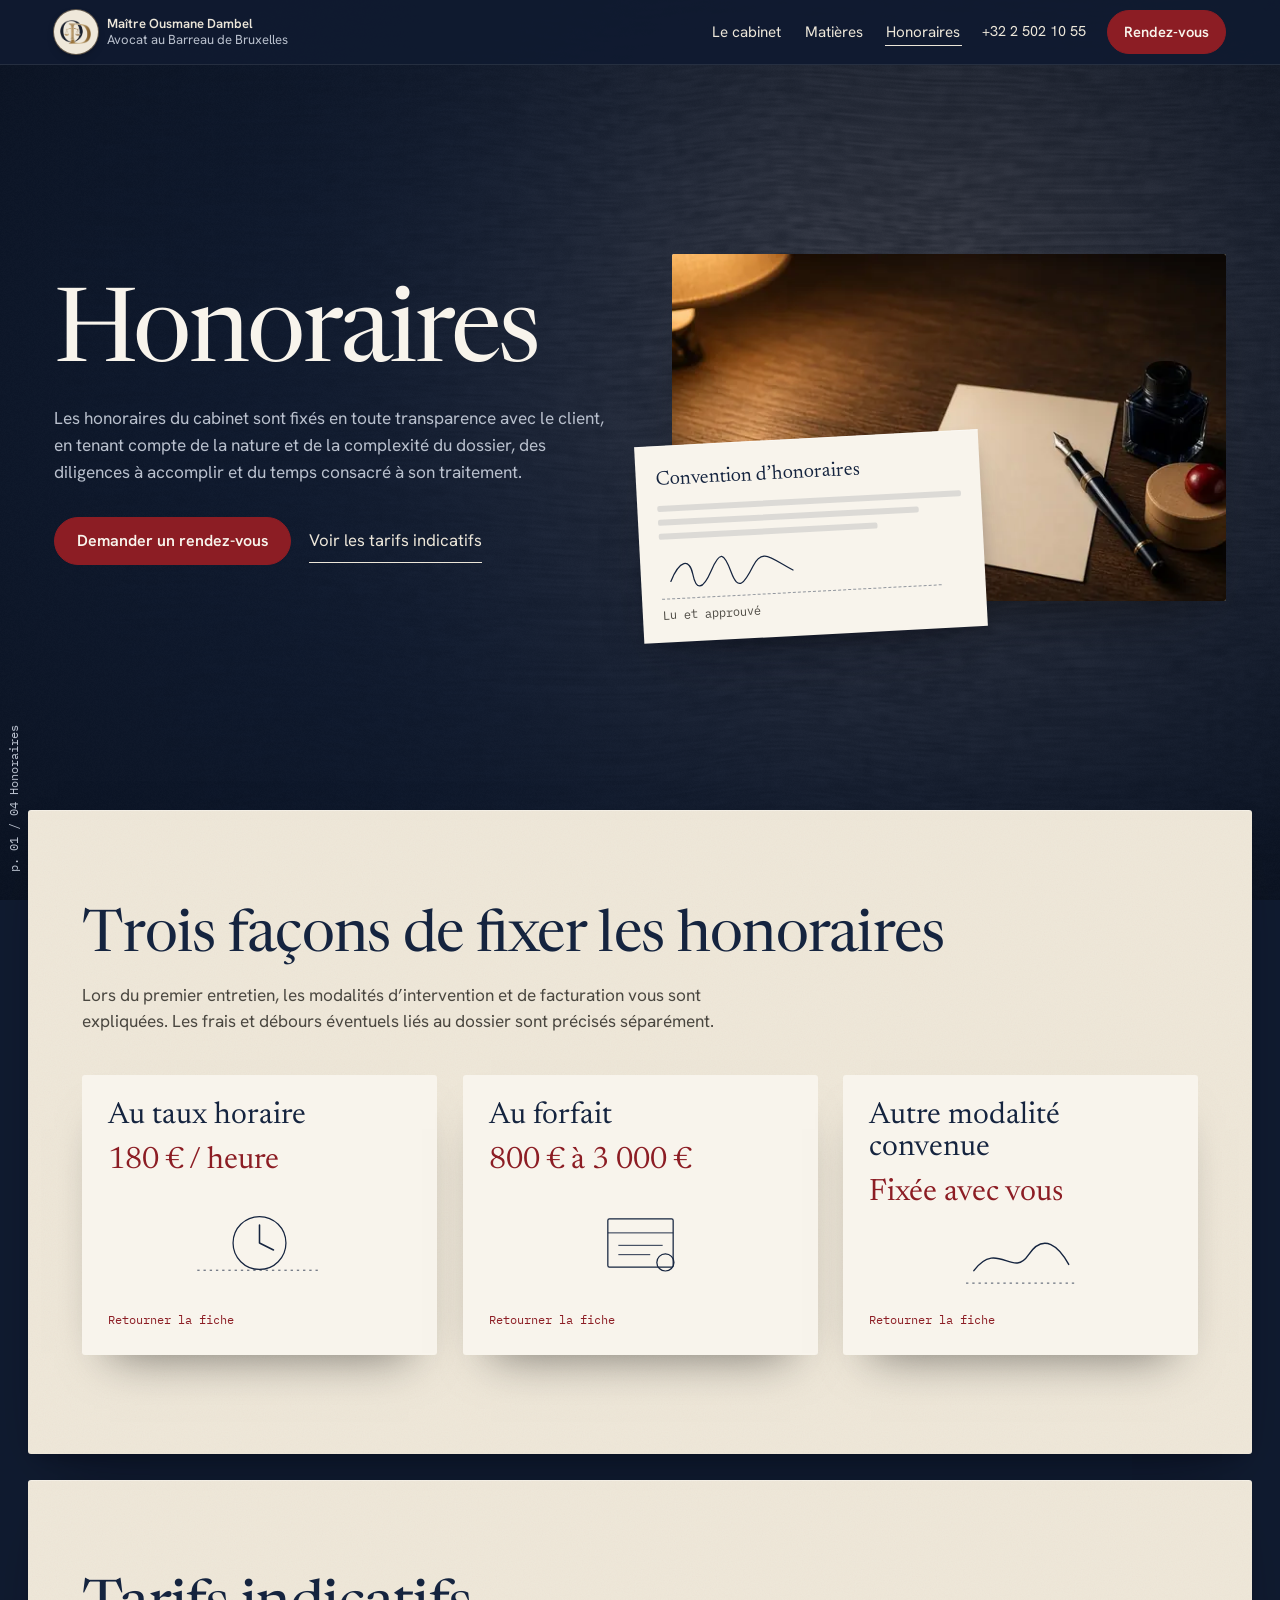
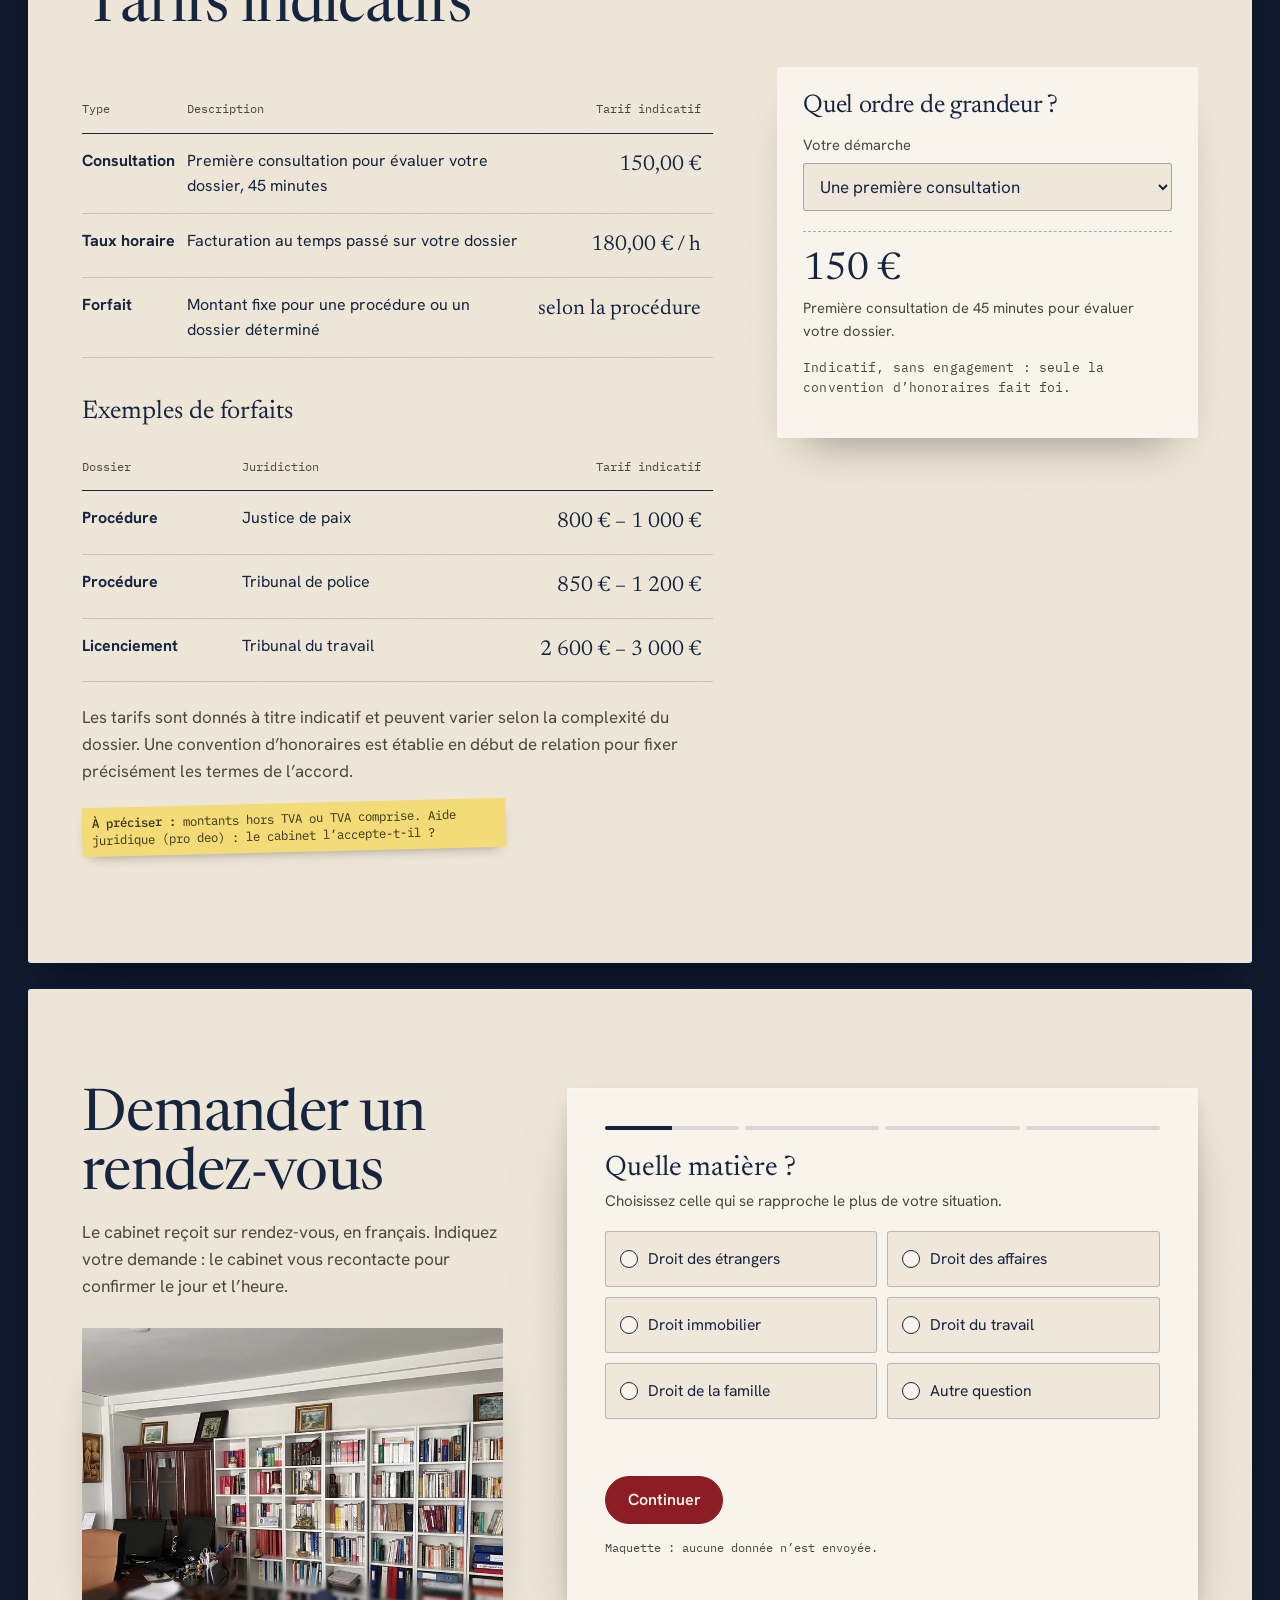
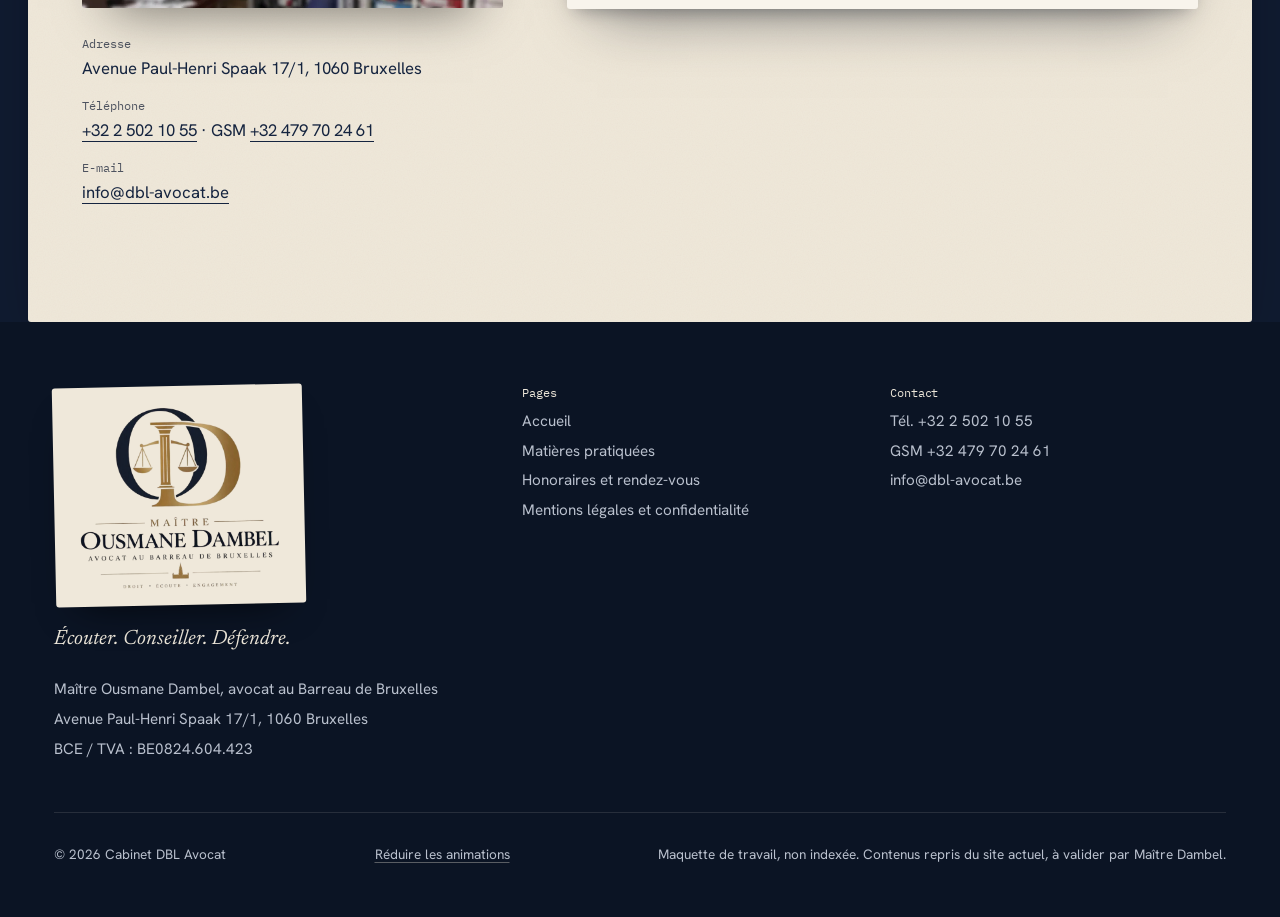
<file: honoraires.html>
<!doctype html>
<html lang="fr" class="no-js" data-page="honoraires">
<head>
<meta charset="utf-8">
<meta name="viewport" content="width=device-width, initial-scale=1, viewport-fit=cover">
<title>Honoraires et rendez-vous | Maître Ousmane Dambel, avocat à Bruxelles</title>
<meta name="description" content="Honoraires transparents : première consultation de 45 minutes à 150 €, taux horaire de 180 €, forfaits indicatifs. Demandez un rendez-vous au cabinet, avenue Paul-Henri Spaak.">
<meta name="robots" content="noindex, nofollow">
<meta name="theme-color" content="#101b30">
<link rel="icon" href="/assets/img/favicon-32.png" type="image/png" sizes="32x32">
<link rel="apple-touch-icon" href="/assets/img/apple-touch-icon.png">
<meta property="og:type" content="website">
<meta property="og:locale" content="fr_BE">
<meta property="og:site_name" content="Cabinet DBL Avocat">
<meta property="og:title" content="Honoraires et rendez-vous | Maître Ousmane Dambel, avocat à Bruxelles">
<meta property="og:description" content="Honoraires transparents : première consultation de 45 minutes à 150 €, taux horaire de 180 €, forfaits indicatifs. Demandez un rendez-vous au cabinet, avenue Paul-Henri Spaak.">
<meta property="og:url" content="https://dbl-avocat-maquette.vercel.app/honoraires">
<meta property="og:image" content="https://dbl-avocat-maquette.vercel.app/assets/og/honoraires.jpg">
<meta property="og:image:width" content="1200">
<meta property="og:image:height" content="630">
<meta property="og:image:alt" content="Honoraires et rendez-vous au cabinet DBL Avocat">
<meta name="twitter:card" content="summary_large_image">
<meta name="twitter:image" content="https://dbl-avocat-maquette.vercel.app/assets/og/honoraires.jpg">
<link rel="preload" href="/assets/fonts/newsreader-opsz-normal.woff2" as="font" type="font/woff2" crossorigin>
<link rel="preload" href="/assets/fonts/newsreader-opsz-italic.woff2" as="font" type="font/woff2" crossorigin>
<link rel="preload" href="/assets/fonts/hanken-grotesk-wght.woff2" as="font" type="font/woff2" crossorigin>
<link rel="stylesheet" href="/assets/css/site.css?v=4">
<script>
(function(d){var h=d.documentElement;h.classList.remove('no-js');h.classList.add('js','fonts-pending');var calme=false,arrivee=false;
try{var c=localStorage.getItem('dbl-calme');calme=c==='1'||(c===null&&matchMedia('(prefers-reduced-motion: reduce)').matches);}catch(e){}
if(calme)h.classList.add('calme');
try{arrivee=sessionStorage.getItem('dbl-tourne')==='1';sessionStorage.removeItem('dbl-tourne');if(!calme&&arrivee)h.classList.add('arrivee');
if(!calme&&!arrivee&&h.getAttribute('data-page')==='accueil'&&!sessionStorage.getItem('dbl-intro'))h.classList.add('intro');}catch(e){}
h.style.backgroundColor=(h.classList.contains('intro')||h.classList.contains('arrivee'))?'#efe8da':'#101b30';
setTimeout(function(){h.classList.remove('fonts-pending')},1600);})(document);
</script>
<script src="/assets/js/vendor/gsap.min.js" defer></script>
<script src="/assets/js/vendor/ScrollTrigger.min.js" defer></script>
<script src="/assets/js/vendor/SplitText.min.js" defer></script>
<link rel="modulepreload" href="/assets/js/gl.js?v=4">
<script type="module" src="/assets/js/main.js?v=4"></script>
</head>
<body>
<a class="lien-evitement" href="#contenu">Aller au contenu</a>
<svg width="0" height="0" style="position:absolute" aria-hidden="true" focusable="false">
  <filter id="grain-encre" x="-10%" y="-10%" width="120%" height="120%">
    <feTurbulence type="fractalNoise" baseFrequency="0.85" numOctaves="2" seed="7" result="b"/>
    <feColorMatrix in="b" type="matrix" values="0 0 0 0 0  0 0 0 0 0  0 0 0 0 0  -1.5 0 0 0 1.62" result="m"/>
    <feComposite in="SourceGraphic" in2="m" operator="in"/>
  </filter>
</svg>
<div class="bureau-fond" aria-hidden="true"><div class="bureau-fond__repli"></div></div>
<div class="tourne" aria-hidden="true"><div class="tourne__feuille"><div class="tourne__contenu"><span class="tourne__badge"><img src="/assets/img/logo-od.webp" width="302" height="240" alt=""></span><p class="tourne__titre">Honoraires et rendez-vous</p><p class="tourne__sous">Maître Ousmane Dambel, avocat au Barreau de Bruxelles</p></div></div></div>
<script>try{var tt=sessionStorage.getItem('dbl-tourne-titre');if(tt)document.querySelector('.tourne__titre').textContent=tt}catch(e){}</script><!--/tourne-->
<div class="curseur" aria-hidden="true"><div class="curseur__anneau"></div><div class="curseur__point"></div><div class="curseur__label">ouvrir</div></div>
<header class="entete">
  <div class="gout entete__in">
    <a class="marque" href="/" aria-label="Cabinet DBL Avocat, accueil">
      <span class="marque__badge"><img src="/assets/img/logo-od.webp" width="302" height="240" alt=""></span>
      <span class="marque__nom"><b>Maître Ousmane Dambel</b>Avocat au Barreau de Bruxelles</span>
    </a>
    <nav class="nav" aria-label="Navigation principale">
      <a class="nav__lien" href="/#cabinet">Le cabinet</a>
      <a class="nav__lien" href="/matieres">Matières</a>
      <a class="nav__lien" href="/honoraires" aria-current="page">Honoraires</a>
      <a class="entete__tel" href="tel:+3225021055">+32 2 502 10 55</a>
      <a class="bouton magnetique" href="/honoraires#rendez-vous"><span class="bouton__txt">Rendez-vous</span></a>
      <button class="menu-bouton" type="button" aria-expanded="false" aria-controls="menu-mobile">Menu</button>
    </nav>
  </div>
</header>
<nav class="menu-mobile" id="menu-mobile" aria-label="Menu">
  <a href="/">Accueil</a>
  <a href="/#cabinet">Le cabinet</a>
  <a href="/matieres">Matières pratiquées</a>
  <a href="/honoraires">Honoraires</a>
  <a href="/honoraires#rendez-vous">Rendez-vous</a>
  <div class="menu-mobile__pied">
    <a href="tel:+3225021055">+32 2 502 10 55</a>
    <a href="mailto:info@dbl-avocat.be">info@dbl-avocat.be</a>
  </div>
</nav>

<main id="contenu">

  <section class="h-une s-nuit" id="une" data-folio="Honoraires" aria-labelledby="titre-h">
    <div class="gout h-une__grille">
      <div>
        <h1 class="h-une__titre" id="titre-h">Honoraires</h1>
        <p class="chapeau" style="margin-top:1.2em">Les honoraires du cabinet sont fixés en toute transparence avec le client, en tenant compte de la nature et de la complexité du dossier, des diligences à accomplir et du temps consacré à son traitement.</p>
        <div class="une__actions">
          <a class="bouton magnetique" href="#rendez-vous"><span class="bouton__txt">Demander un rendez-vous</span></a>
          <a class="une__tel lien-encre" href="#tarifs">Voir les tarifs indicatifs</a>
        </div>
      </div>
      <div class="convention">
        <div class="cadre-photo convention__img">
          <picture>
            <source media="(max-width: 899px)" srcset="/assets/img/honoraires-ouverture-petit.webp 640w, /assets/img/honoraires-ouverture-grand.webp 1168w" sizes="92vw">
            <img src="/assets/img/honoraires-ouverture-grand.webp" srcset="/assets/img/honoraires-ouverture-petit.webp 640w, /assets/img/honoraires-ouverture-grand.webp 1168w" sizes="46vw" width="1168" height="657" alt="Plume, encrier et feuille de papier sur un bureau" fetchpriority="high">
          </picture>
        </div>
        <div class="convention__feuille" aria-hidden="true">
          <p class="couv-convention">Convention d’honoraires</p>
          <div class="lignes"><span></span><span></span><span></span></div>
          <div class="signature">
            <div class="signature__bloc"><div class="signature__ligne"><svg viewBox="0 0 210 70"><path data-trace d="M6 48 C 22 14, 38 12, 42 38 S 56 66, 72 34 S 94 6, 104 38 S 124 58, 140 30 S 168 18, 204 40" fill="none" stroke="currentColor" stroke-width="2" stroke-linecap="round"/></svg></div><span class="signature__label">Lu et approuvé</span></div>
          </div>
        </div>
      </div>
    </div>
  </section>

  <section class="section s-papier" id="modalites" data-folio="Modalités" aria-labelledby="t-mod">
    <div class="gout">
      <h2 class="titre-section" id="t-mod" data-titre>Trois façons de fixer les honoraires</h2>
      <p class="chapeau" style="margin-top:.8em">Lors du premier entretien, les modalités d’intervention et de facturation vous sont expliquées. Les frais et débours éventuels liés au dossier sont précisés séparément.</p>
      <div class="modalites">
        <div class="fiche" data-incline>
          <button class="fiche__bouton" type="button" aria-pressed="false">
            <span class="fiche__face fiche__face--avant">
              <span class="fiche__titre">Au taux horaire</span>
              <span class="fiche__chiffre">180 € / heure</span>
              <svg class="fiche__dessin" viewBox="0 0 200 90" aria-hidden="true"><circle cx="100" cy="45" r="34" fill="none" stroke="currentColor" stroke-width="1.6"/><path d="M100 45 V22 M100 45 L118 54" stroke="currentColor" stroke-width="2" stroke-linecap="round"/><path d="M20 80 H180" stroke="currentColor" stroke-width="1" stroke-dasharray="3 5"/></svg>
              <span class="fiche__indice">Retourner la fiche</span>
            </span>
            <span class="fiche__face fiche__face--arriere">
              <span class="fiche__titre">Au taux horaire</span>
              <span class="fiche__texte">Facturation au temps passé sur votre dossier. Taux indicatif : 180 € de l’heure.</span>
              <span class="fiche__indice">Retourner la fiche</span>
            </span>
          </button>
        </div>
        <div class="fiche" data-incline>
          <button class="fiche__bouton" type="button" aria-pressed="false">
            <span class="fiche__face fiche__face--avant">
              <span class="fiche__titre">Au forfait</span>
              <span class="fiche__chiffre">800 € à 3 000 €</span>
              <svg class="fiche__dessin" viewBox="0 0 200 90" aria-hidden="true"><rect x="58" y="14" width="84" height="62" rx="2" fill="none" stroke="currentColor" stroke-width="1.6"/><path d="M58 32 H142" stroke="currentColor" stroke-width="1.2"/><path d="M72 48 H128 M72 60 H112" stroke="currentColor" stroke-width="1.2" stroke-linecap="round"/><circle cx="132" cy="70" r="11" fill="none" stroke="currentColor" stroke-width="1.6"/></svg>
              <span class="fiche__indice">Retourner la fiche</span>
            </span>
            <span class="fiche__face fiche__face--arriere">
              <span class="fiche__titre">Au forfait</span>
              <span class="fiche__texte">Un montant fixe pour une procédure déterminée, lorsque la nature de l’intervention le permet. Exemples indicatifs : justice de paix, tribunal de police, licenciement.</span>
              <span class="fiche__indice">Retourner la fiche</span>
            </span>
          </button>
        </div>
        <div class="fiche" data-incline>
          <button class="fiche__bouton" type="button" aria-pressed="false">
            <span class="fiche__face fiche__face--avant">
              <span class="fiche__titre">Autre modalité convenue</span>
              <span class="fiche__chiffre">Fixée avec vous</span>
              <svg class="fiche__dessin" viewBox="0 0 200 90" aria-hidden="true"><path d="M40 60 C 70 20, 90 70, 110 40 S 150 30, 162 52" fill="none" stroke="currentColor" stroke-width="1.8" stroke-linecap="round"/><path d="M30 76 H170" stroke="currentColor" stroke-width="1" stroke-dasharray="3 5"/></svg>
              <span class="fiche__indice">Retourner la fiche</span>
            </span>
            <span class="fiche__face fiche__face--arriere">
              <span class="fiche__titre">Autre modalité</span>
              <span class="fiche__texte">Toute autre modalité convenue préalablement avec vous, puis inscrite dans la convention d’honoraires.</span>
              <span class="fiche__indice">Retourner la fiche</span>
            </span>
          </button>
        </div>
      </div>
    </div>
  </section>

  <section class="section s-papier" id="tarifs" data-folio="Tarifs indicatifs" aria-labelledby="t-tarifs">
    <div class="gout">
      <h2 class="titre-section" id="t-tarifs" data-titre>Tarifs indicatifs</h2>
      <div class="tarifs-page__grille">
        <div>
          <table class="tableau-tarifs">
            <caption class="visuellement-cache">Honoraires</caption>
            <thead><tr><th scope="col">Type</th><th scope="col">Description</th><th scope="col">Tarif indicatif</th></tr></thead>
            <tbody>
              <tr><th scope="row">Consultation</th><td class="desc">Première consultation pour évaluer votre dossier, 45 minutes</td><td class="montant">150,00 €</td></tr>
              <tr><th scope="row">Taux horaire</th><td class="desc">Facturation au temps passé sur votre dossier</td><td class="montant">180,00 € / h</td></tr>
              <tr><th scope="row">Forfait</th><td class="desc">Montant fixe pour une procédure ou un dossier déterminé</td><td class="montant">selon la procédure</td></tr>
            </tbody>
          </table>
          <table class="tableau-tarifs" style="margin-top:34px">
            <caption>Exemples de forfaits</caption>
            <thead><tr><th scope="col">Dossier</th><th scope="col">Juridiction</th><th scope="col">Tarif indicatif</th></tr></thead>
            <tbody>
              <tr><th scope="row">Procédure</th><td class="desc">Justice de paix</td><td class="montant">800 € – 1 000 €</td></tr>
              <tr><th scope="row">Procédure</th><td class="desc">Tribunal de police</td><td class="montant">850 € – 1 200 €</td></tr>
              <tr><th scope="row">Licenciement</th><td class="desc">Tribunal du travail</td><td class="montant">2 600 € – 3 000 €</td></tr>
            </tbody>
          </table>
          <p style="margin-top:22px;color:var(--graphite)">Les tarifs sont donnés à titre indicatif et peuvent varier selon la complexité du dossier. Une convention d’honoraires est établie en début de relation pour fixer précisément les termes de l’accord.</p>
          <p class="postit postit--bloc"><strong>À préciser :</strong> montants hors TVA ou TVA comprise. Aide juridique (pro deo) : le cabinet l’accepte-t-il ?</p>
        </div>
        <aside class="estimateur" aria-labelledby="t-est">
          <h3 id="t-est">Quel ordre de grandeur ?</h3>
          <label for="estimateur-choix">Votre démarche</label>
          <select id="estimateur-choix">
            <option value="consultation">Une première consultation</option>
            <option value="horaire">Un conseil au temps passé</option>
            <option value="paix">Une procédure en justice de paix</option>
            <option value="police">Une procédure au tribunal de police</option>
            <option value="licenciement">Un licenciement, tribunal du travail</option>
            <option value="autre">Autre situation</option>
          </select>
          <div class="estimateur__resultat" aria-live="polite">
            <div class="estimateur__montant" data-estimateur-montant>150 €</div>
            <p class="estimateur__detail" data-estimateur-detail>Première consultation de 45 minutes pour évaluer votre dossier.</p>
          </div>
          <p class="mono" style="margin-top:14px;color:var(--graphite)">Indicatif, sans engagement : seule la convention d’honoraires fait foi.</p>
        </aside>
      </div>
    </div>
  </section>

  <section class="section rdv s-papier" id="rendez-vous" data-folio="Rendez-vous" aria-labelledby="t-rdv">
    <div class="gout rdv__grille">
      <div class="rdv__infos">
        <h2 class="titre-section" id="t-rdv" data-titre>Demander un rendez-vous</h2>
        <p class="chapeau" style="margin-top:.8em">Le cabinet reçoit sur rendez-vous, en français. Indiquez votre demande : le cabinet vous recontacte pour confirmer le jour et l’heure.</p>
        <div class="cadre-photo cadre-photo--32" style="margin-top:28px"><img src="/assets/img/bureau-grand.webp" srcset="/assets/img/bureau-petit.webp 750w, /assets/img/bureau-grand.webp 1500w" sizes="(max-width: 899px) 92vw, 38vw" width="1500" height="1000" alt="Le bureau de Maître Dambel et sa bibliothèque juridique" loading="lazy"></div>
        <dl class="coordonnees">
          <div><dt>Adresse</dt><dd>Avenue Paul-Henri Spaak 17/1, 1060 Bruxelles</dd></div>
          <div><dt>Téléphone</dt><dd><a class="lien-encre" href="tel:+3225021055">+32 2 502 10 55</a> · GSM <a class="lien-encre" href="tel:+32479702461">+32 479 70 24 61</a></dd></div>
          <div><dt>E-mail</dt><dd><a class="lien-encre" href="mailto:info@dbl-avocat.be">info@dbl-avocat.be</a></dd></div>
        </dl>
      </div>
      <div>
        <form class="formulaire" id="formulaire-rdv" novalidate>
          <div class="etapes-barre" aria-hidden="true"><span></span><span></span><span></span><span></span></div>
          <p class="visuellement-cache" aria-live="polite" data-annonce></p>

          <fieldset class="etape">
            <legend>Quelle matière ?</legend>
            <p class="etape__aide">Choisissez celle qui se rapproche le plus de votre situation.</p>
            <div class="choix">
              <label><input type="radio" name="matiere" value="etrangers"><span>Droit des étrangers</span></label>
              <label><input type="radio" name="matiere" value="affaires"><span>Droit des affaires</span></label>
              <label><input type="radio" name="matiere" value="immobilier"><span>Droit immobilier</span></label>
              <label><input type="radio" name="matiere" value="travail"><span>Droit du travail</span></label>
              <label><input type="radio" name="matiere" value="famille"><span>Droit de la famille</span></label>
              <label><input type="radio" name="matiere" value="autre"><span>Autre question</span></label>
            </div>
            <p class="erreur" aria-live="polite"></p>
          </fieldset>

          <fieldset class="etape" hidden>
            <legend>Vous êtes</legend>
            <p class="etape__aide">Le cabinet intervient pour les particuliers, les indépendants et les entreprises.</p>
            <div class="choix">
              <label><input type="radio" name="profil" value="Particulier"><span>Particulier</span></label>
              <label><input type="radio" name="profil" value="Indépendant"><span>Indépendant</span></label>
              <label><input type="radio" name="profil" value="Entreprise"><span>Entreprise</span></label>
            </div>
            <p class="erreur" aria-live="polite"></p>
          </fieldset>

          <fieldset class="etape" hidden>
            <legend>Quel jour vous conviendrait ?</legend>
            <p class="etape__aide">Jours ouvrables à venir. Le cabinet confirme l’heure du rendez-vous.</p>
            <div class="choix creneaux" data-creneaux></div>
            <div class="choix moments">
              <label><input type="radio" name="moment" value="le matin"><span>Le matin</span></label>
              <label><input type="radio" name="moment" value="l’après-midi"><span>L’après-midi</span></label>
            </div>
            <p class="erreur" aria-live="polite"></p>
          </fieldset>

          <fieldset class="etape" hidden>
            <legend>Vos coordonnées</legend>
            <p class="etape__aide">Décrivez brièvement votre situation, sans joindre de pièce confidentielle.</p>
            <div class="champs">
              <div class="champ"><label for="rdv-nom">Nom et prénom</label><input id="rdv-nom" name="nom" autocomplete="name" required></div>
              <div class="champ"><label for="rdv-mail">E-mail</label><input id="rdv-mail" name="mail" type="email" autocomplete="email" required></div>
              <div class="champ"><label for="rdv-tel">Téléphone (facultatif)</label><input id="rdv-tel" name="tel" type="tel" autocomplete="tel"></div>
              <div class="champ champ--large"><label for="rdv-message">Votre situation en quelques lignes (facultatif)</label><textarea id="rdv-message" name="message" maxlength="1200"></textarea></div>
            </div>
            <label class="consentement"><input type="checkbox" id="rdv-consentement"><span>J’accepte que ces données soient utilisées uniquement pour traiter ma demande de rendez-vous. <a class="lien-encre" href="/mentions-legales#confidentialite">Politique de confidentialité</a> (à compléter).</span></label>
            <p class="erreur" aria-live="polite"></p>
          </fieldset>

          <div class="formulaire__nav">
            <button type="button" class="bouton bouton--trait" data-prec hidden><span class="bouton__txt">Retour</span></button>
            <button type="button" class="bouton" data-suiv><span class="bouton__txt">Continuer</span></button>
            <button type="submit" class="bouton" data-envoyer hidden><span class="bouton__txt">Préparer la demande</span></button>
          </div>
          <p class="mention-maquette">Maquette : aucune donnée n’est envoyée.</p>
        </form>

        <div class="formulaire confirmation" hidden>
          <div class="cachet" aria-hidden="true">
            <svg viewBox="0 0 200 200"><defs><path id="cachet-rdv" d="M100,100 m-70,0 a70,70 0 1,1 140,0 a70,70 0 1,1 -140,0"/></defs><g filter="url(#grain-encre)"><circle cx="100" cy="100" r="94" fill="none" stroke="currentColor" stroke-width="3"/><circle cx="100" cy="100" r="86" fill="none" stroke="currentColor" stroke-width="1.2"/><circle cx="100" cy="100" r="54" fill="none" stroke="currentColor" stroke-width="1.2"/><text font-family="IBM Plex Mono, monospace" font-size="11" letter-spacing="2.4" fill="currentColor"><textPath href="#cachet-rdv">AVOCAT · BARREAU DE BRUXELLES · DEPUIS 2005 ·</textPath></text><text x="100" y="112" text-anchor="middle" font-family="Newsreader, Georgia, serif" font-style="italic" font-size="38" fill="currentColor">OD</text></g></svg>
          </div>
          <h3 style="font-size:2.2rem">Demande préparée</h3>
          <p>Sur le site définitif, le cabinet recevrait cette demande et vous recontacterait pour confirmer le rendez-vous.</p>
          <dl data-recap></dl>
          <button type="button" class="bouton bouton--trait" data-recommencer style="color:var(--encre)"><span class="bouton__txt">Nouvelle demande</span></button>
          <p class="mention-maquette">Maquette : aucune donnée n’a été envoyée.</p>
        </div>
      </div>
    </div>
  </section>

</main>

<footer class="pied" id="pied">
  <div class="gout">
    <div class="pied__grille">
      <div>
        <h2 class="visuellement-cache">Cabinet de Maître Ousmane Dambel</h2>
        <div class="pied__carte"><img src="/assets/img/logo-complet.webp" width="640" height="580" alt="Logo : Maître Ousmane Dambel, avocat au Barreau de Bruxelles" loading="lazy"></div>
        <p class="pied__devise">Écouter. Conseiller. Défendre.</p>
        <p>Maître Ousmane Dambel, avocat au Barreau de Bruxelles</p>
        <p>Avenue Paul-Henri Spaak 17/1, 1060 Bruxelles</p>
        <p>BCE / TVA : BE0824.604.423</p>
      </div>
      <div>
        <h3>Pages</h3>
        <ul>
          <li><a href="/">Accueil</a></li>
          <li><a href="/matieres">Matières pratiquées</a></li>
          <li><a href="/honoraires">Honoraires et rendez-vous</a></li>
          <li><a href="/mentions-legales">Mentions légales et confidentialité</a></li>
        </ul>
      </div>
      <div>
        <h3>Contact</h3>
        <ul>
          <li><a href="tel:+3225021055">Tél. +32 2 502 10 55</a></li>
          <li><a href="tel:+32479702461">GSM +32 479 70 24 61</a></li>
          <li><a href="mailto:info@dbl-avocat.be">info@dbl-avocat.be</a></li>
        </ul>
      </div>
    </div>
    <div class="pied__bas">
      <span>© 2026 Cabinet DBL Avocat</span>
      <button class="pied__calme" type="button" aria-pressed="false" data-calme>Réduire les animations</button>
      <span>Maquette de travail, non indexée. Contenus repris du site actuel, à valider par Maître Dambel.</span>
    </div>
  </div>
</footer>

<div class="barre-mobile" data-barre-mobile>
  <a class="bouton" href="/honoraires#rendez-vous"><span class="bouton__txt">Rendez-vous</span></a>
  <a class="bouton bouton--trait" href="tel:+3225021055"><span class="bouton__txt">Appeler</span></a>
</div>
<div class="folio" aria-hidden="true" data-folio-affiche></div>
</body>
</html>
</file>
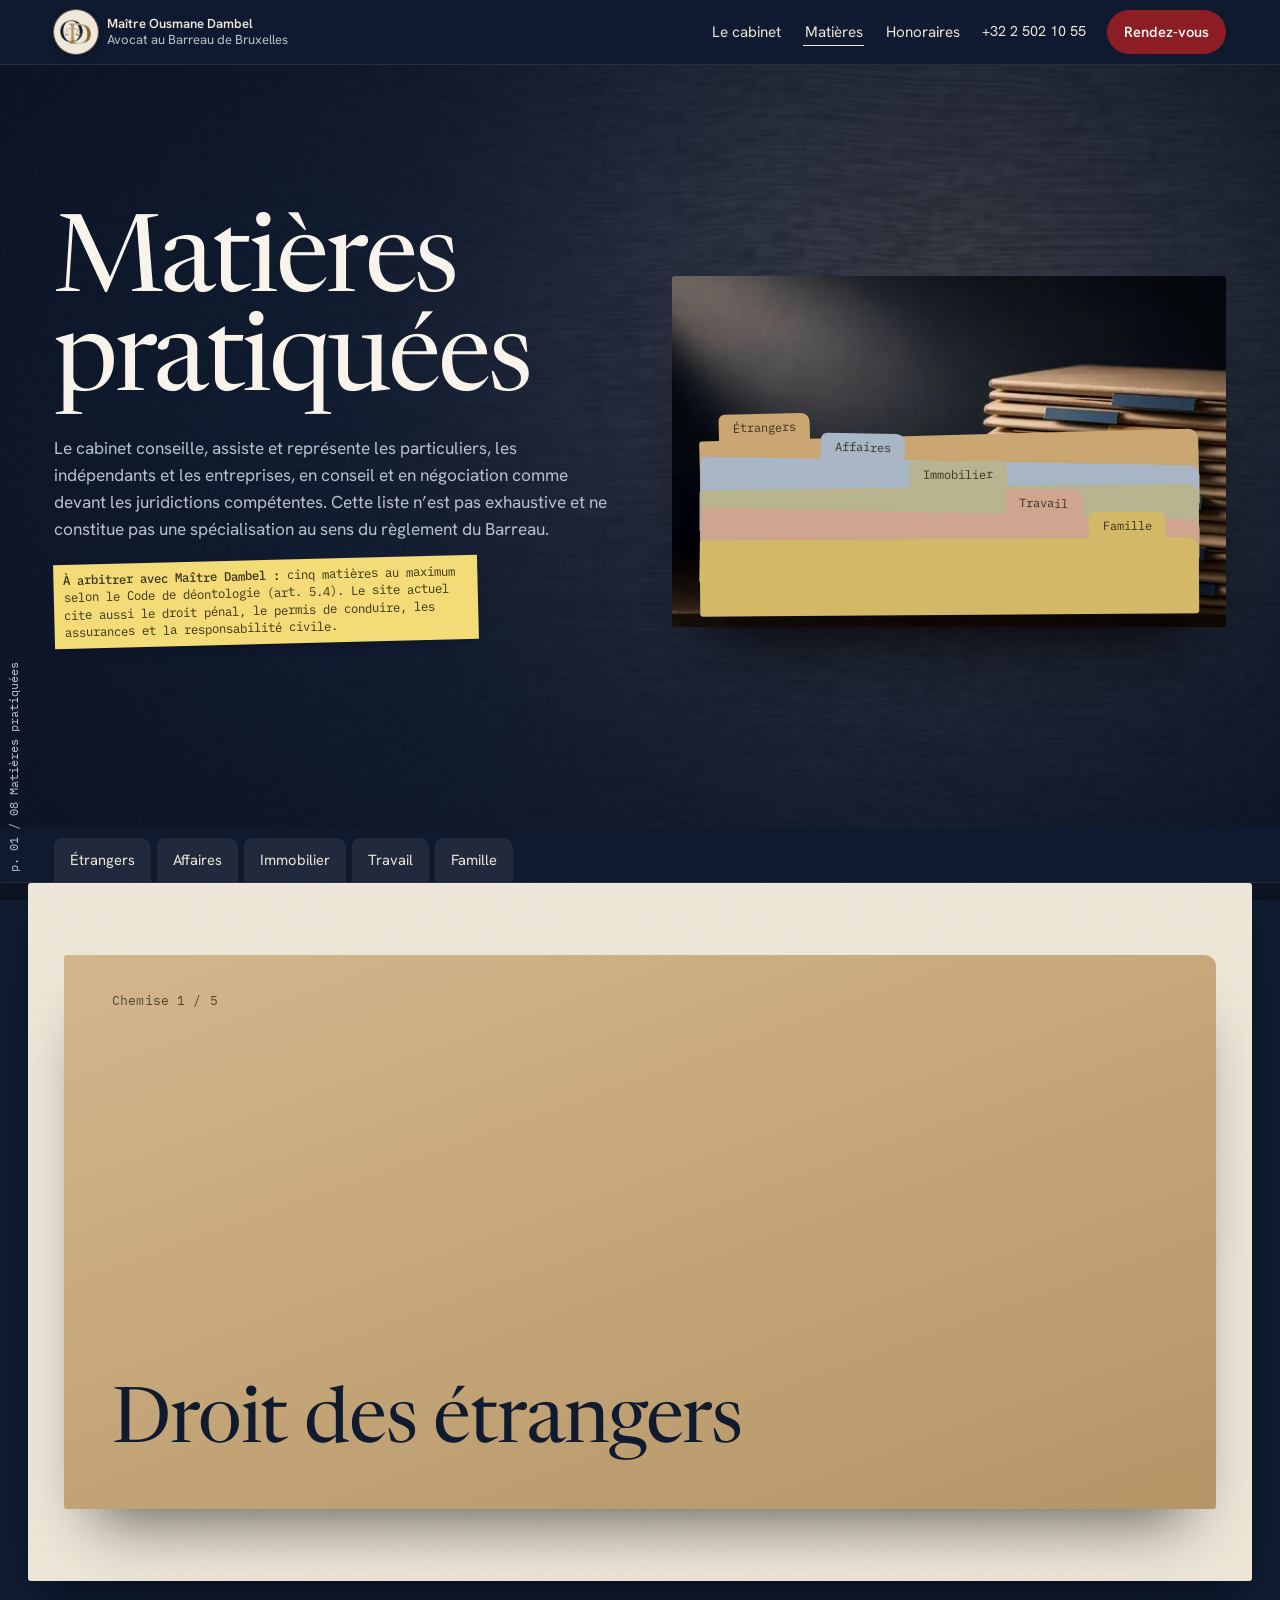
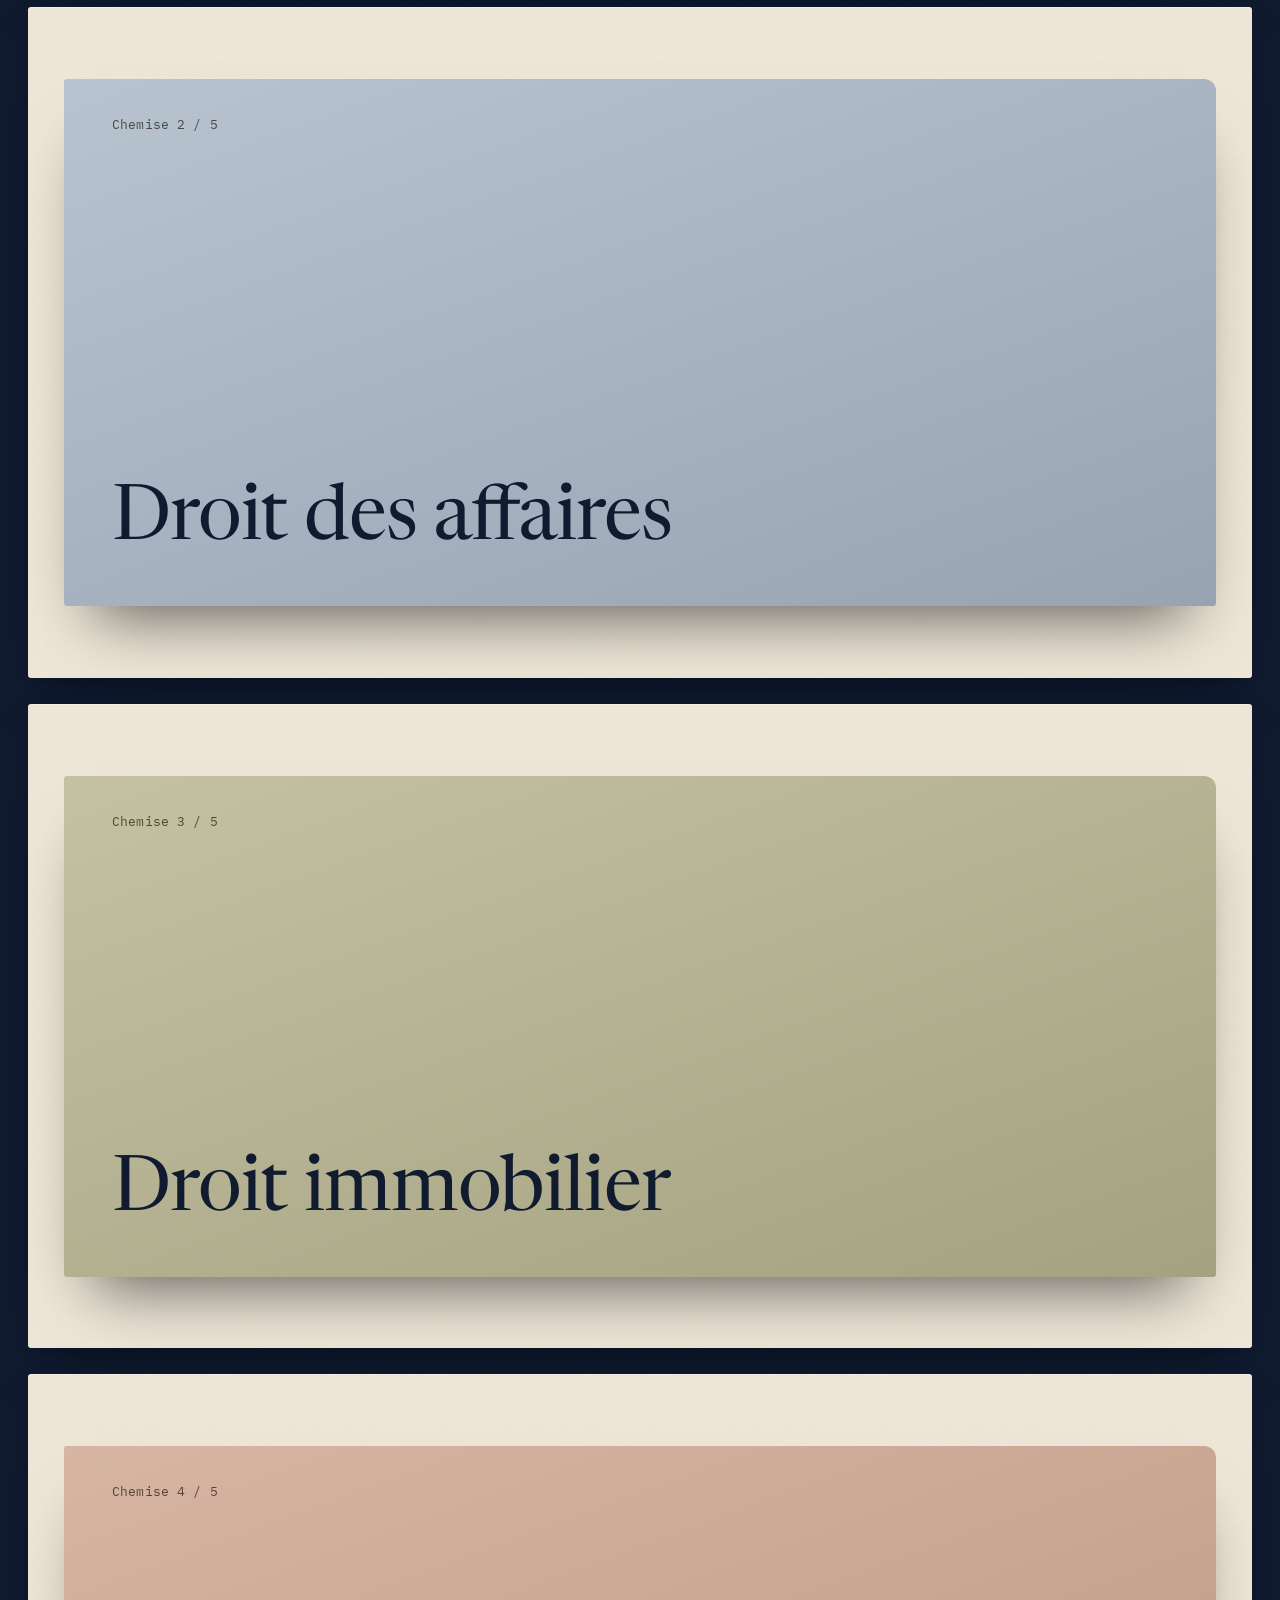
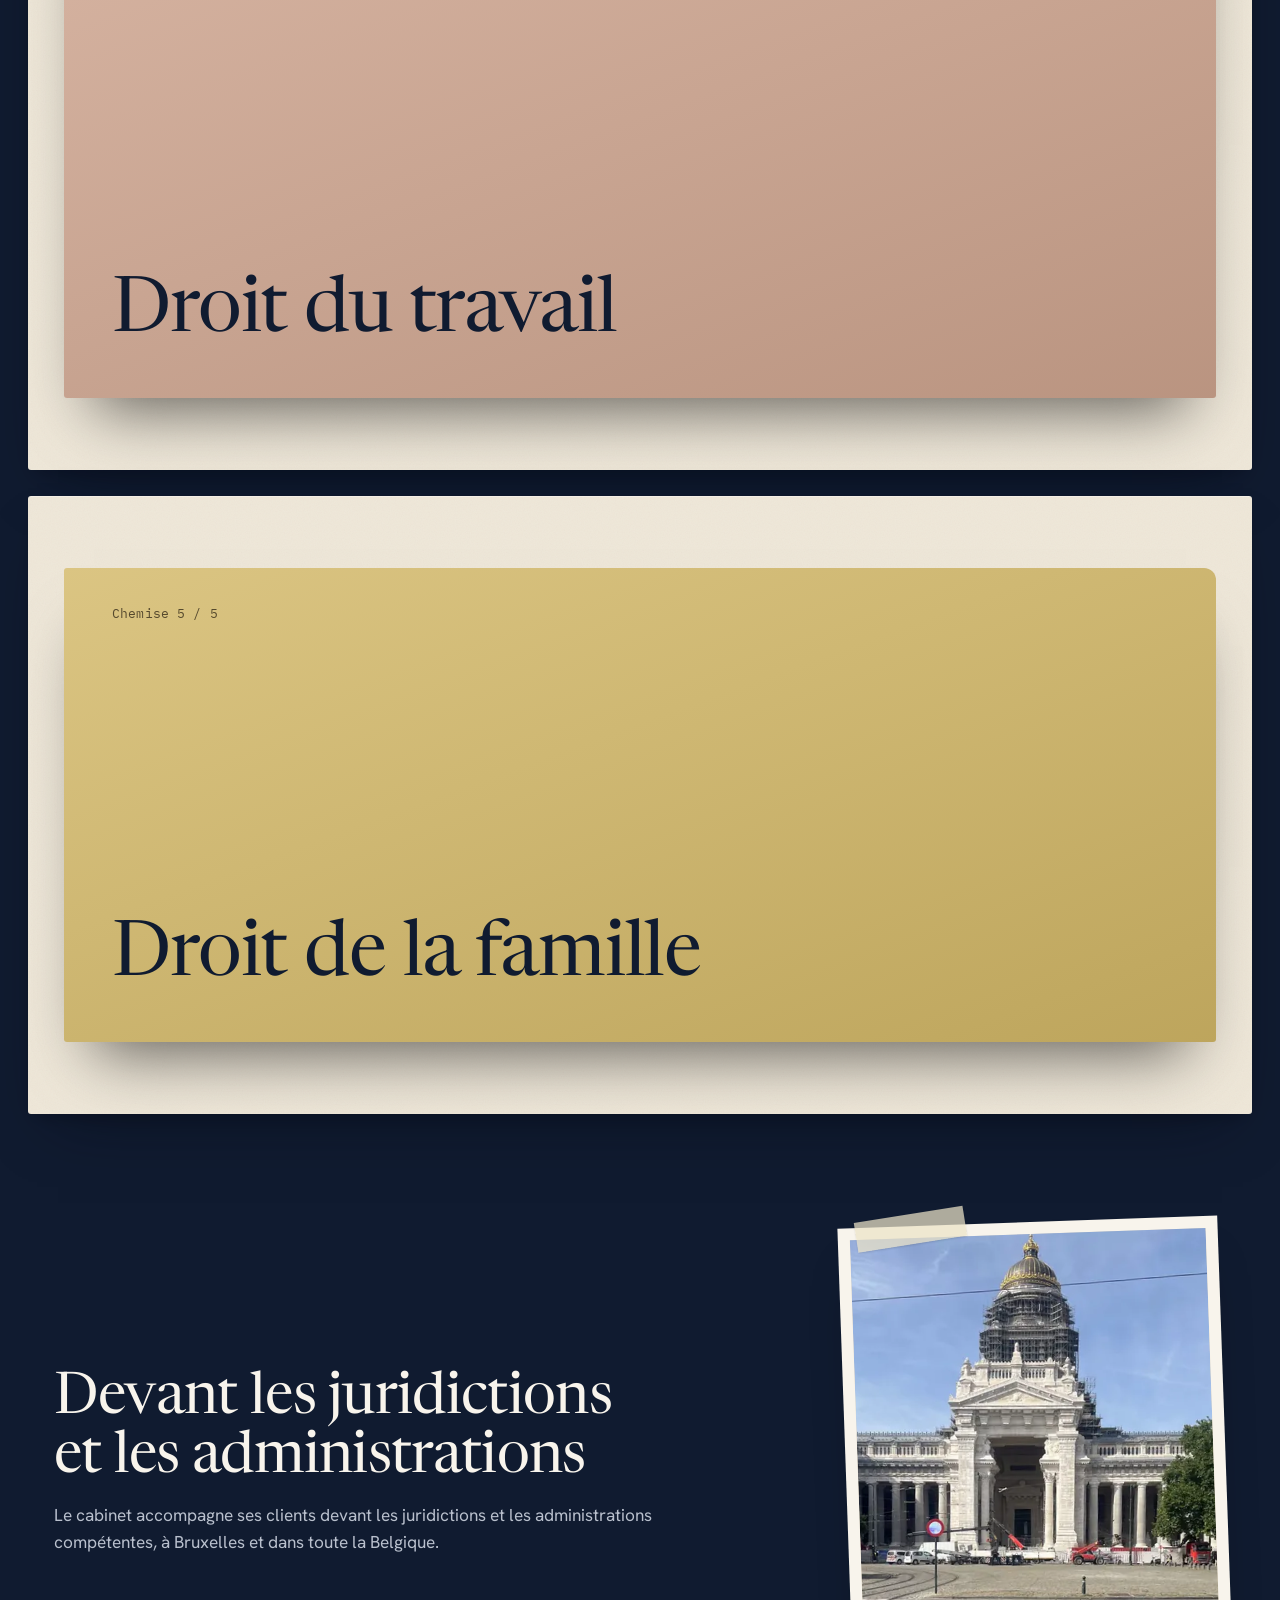
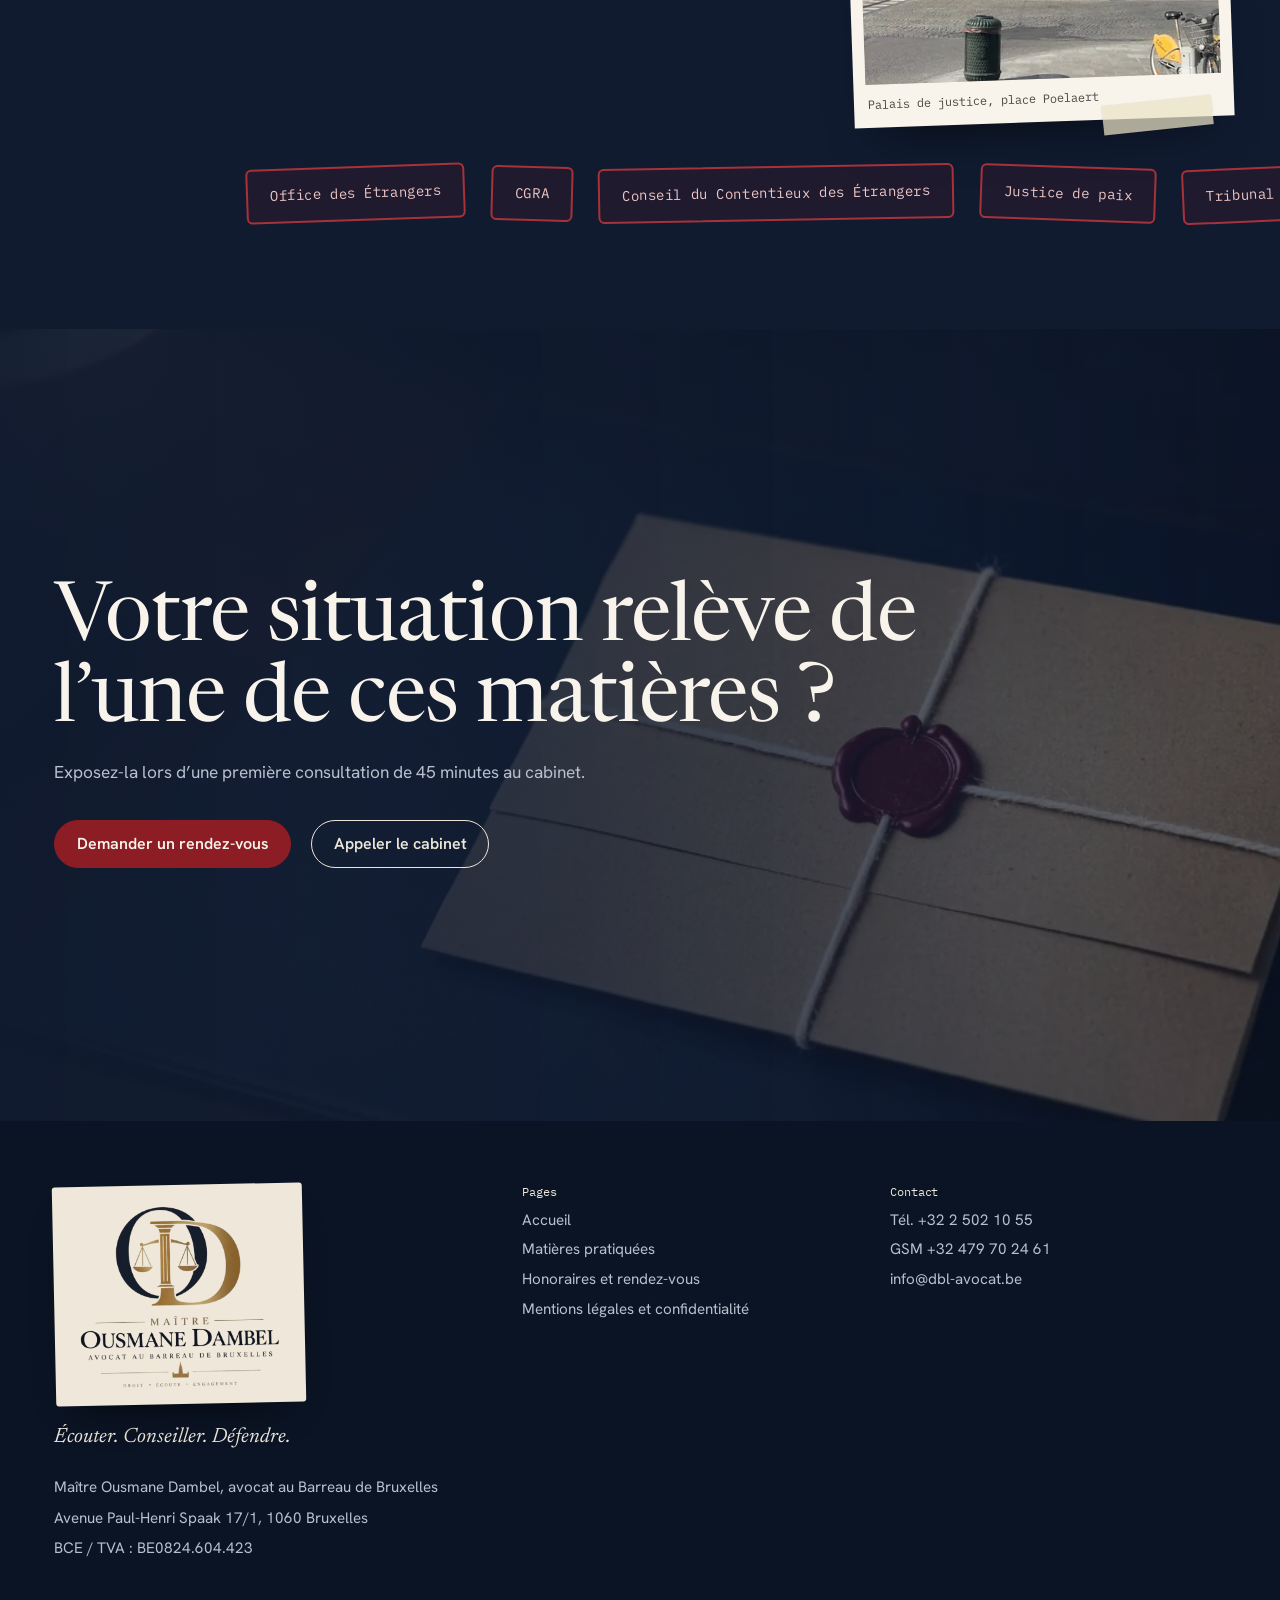
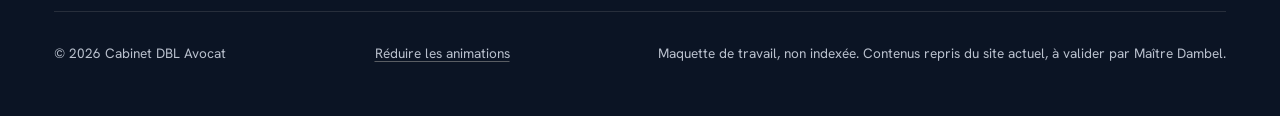
<file: matieres.html>
<!doctype html>
<html lang="fr" class="no-js" data-page="matieres">
<head>
<meta charset="utf-8">
<meta name="viewport" content="width=device-width, initial-scale=1, viewport-fit=cover">
<title>Matières pratiquées | Maître Ousmane Dambel, avocat à Bruxelles</title>
<meta name="description" content="Droit des étrangers, droit des affaires, droit immobilier, droit du travail et droit de la famille : les matières pratiquées par Maître Ousmane Dambel, avocat au Barreau de Bruxelles.">
<meta name="robots" content="noindex, nofollow">
<meta name="theme-color" content="#101b30">
<link rel="icon" href="/assets/img/favicon-32.png" type="image/png" sizes="32x32">
<link rel="apple-touch-icon" href="/assets/img/apple-touch-icon.png">
<meta property="og:type" content="website">
<meta property="og:locale" content="fr_BE">
<meta property="og:site_name" content="Cabinet DBL Avocat">
<meta property="og:title" content="Matières pratiquées | Maître Ousmane Dambel, avocat à Bruxelles">
<meta property="og:description" content="Droit des étrangers, droit des affaires, droit immobilier, droit du travail et droit de la famille : les matières pratiquées par Maître Ousmane Dambel, avocat au Barreau de Bruxelles.">
<meta property="og:url" content="https://dbl-avocat-maquette.vercel.app/matieres">
<meta property="og:image" content="https://dbl-avocat-maquette.vercel.app/assets/og/matieres.jpg">
<meta property="og:image:width" content="1200">
<meta property="og:image:height" content="630">
<meta property="og:image:alt" content="Matières pratiquées par le cabinet DBL Avocat">
<meta name="twitter:card" content="summary_large_image">
<meta name="twitter:image" content="https://dbl-avocat-maquette.vercel.app/assets/og/matieres.jpg">
<link rel="preload" href="/assets/fonts/newsreader-opsz-normal.woff2" as="font" type="font/woff2" crossorigin>
<link rel="preload" href="/assets/fonts/newsreader-opsz-italic.woff2" as="font" type="font/woff2" crossorigin>
<link rel="preload" href="/assets/fonts/hanken-grotesk-wght.woff2" as="font" type="font/woff2" crossorigin>
<link rel="stylesheet" href="/assets/css/site.css?v=4">
<script>
(function(d){var h=d.documentElement;h.classList.remove('no-js');h.classList.add('js','fonts-pending');var calme=false,arrivee=false;
try{var c=localStorage.getItem('dbl-calme');calme=c==='1'||(c===null&&matchMedia('(prefers-reduced-motion: reduce)').matches);}catch(e){}
if(calme)h.classList.add('calme');
try{arrivee=sessionStorage.getItem('dbl-tourne')==='1';sessionStorage.removeItem('dbl-tourne');if(!calme&&arrivee)h.classList.add('arrivee');
if(!calme&&!arrivee&&h.getAttribute('data-page')==='accueil'&&!sessionStorage.getItem('dbl-intro'))h.classList.add('intro');}catch(e){}
h.style.backgroundColor=(h.classList.contains('intro')||h.classList.contains('arrivee'))?'#efe8da':'#101b30';
setTimeout(function(){h.classList.remove('fonts-pending')},1600);})(document);
</script>
<script src="/assets/js/vendor/gsap.min.js" defer></script>
<script src="/assets/js/vendor/ScrollTrigger.min.js" defer></script>
<script src="/assets/js/vendor/SplitText.min.js" defer></script>
<link rel="modulepreload" href="/assets/js/gl.js?v=4">
<script type="module" src="/assets/js/main.js?v=4"></script>
</head>
<body>
<a class="lien-evitement" href="#contenu">Aller au contenu</a>
<svg width="0" height="0" style="position:absolute" aria-hidden="true" focusable="false">
  <filter id="grain-encre" x="-10%" y="-10%" width="120%" height="120%">
    <feTurbulence type="fractalNoise" baseFrequency="0.85" numOctaves="2" seed="7" result="b"/>
    <feColorMatrix in="b" type="matrix" values="0 0 0 0 0  0 0 0 0 0  0 0 0 0 0  -1.5 0 0 0 1.62" result="m"/>
    <feComposite in="SourceGraphic" in2="m" operator="in"/>
  </filter>
</svg>
<div class="bureau-fond" aria-hidden="true"><div class="bureau-fond__repli"></div></div>
<div class="tourne" aria-hidden="true"><div class="tourne__feuille"><div class="tourne__contenu"><span class="tourne__badge"><img src="/assets/img/logo-od.webp" width="302" height="240" alt=""></span><p class="tourne__titre">Matières pratiquées</p><p class="tourne__sous">Maître Ousmane Dambel, avocat au Barreau de Bruxelles</p></div></div></div>
<script>try{var tt=sessionStorage.getItem('dbl-tourne-titre');if(tt)document.querySelector('.tourne__titre').textContent=tt}catch(e){}</script><!--/tourne-->
<div class="curseur" aria-hidden="true"><div class="curseur__anneau"></div><div class="curseur__point"></div><div class="curseur__label">ouvrir</div></div>
<header class="entete">
  <div class="gout entete__in">
    <a class="marque" href="/" aria-label="Cabinet DBL Avocat, accueil">
      <span class="marque__badge"><img src="/assets/img/logo-od.webp" width="302" height="240" alt=""></span>
      <span class="marque__nom"><b>Maître Ousmane Dambel</b>Avocat au Barreau de Bruxelles</span>
    </a>
    <nav class="nav" aria-label="Navigation principale">
      <a class="nav__lien" href="/#cabinet">Le cabinet</a>
      <a class="nav__lien" href="/matieres" aria-current="page">Matières</a>
      <a class="nav__lien" href="/honoraires">Honoraires</a>
      <a class="entete__tel" href="tel:+3225021055">+32 2 502 10 55</a>
      <a class="bouton magnetique" href="/honoraires#rendez-vous"><span class="bouton__txt">Rendez-vous</span></a>
      <button class="menu-bouton" type="button" aria-expanded="false" aria-controls="menu-mobile">Menu</button>
    </nav>
  </div>
</header>
<nav class="menu-mobile" id="menu-mobile" aria-label="Menu">
  <a href="/">Accueil</a>
  <a href="/#cabinet">Le cabinet</a>
  <a href="/matieres">Matières pratiquées</a>
  <a href="/honoraires">Honoraires</a>
  <a href="/honoraires#rendez-vous">Rendez-vous</a>
  <div class="menu-mobile__pied">
    <a href="tel:+3225021055">+32 2 502 10 55</a>
    <a href="mailto:info@dbl-avocat.be">info@dbl-avocat.be</a>
  </div>
</nav>

<main id="contenu">

  <section class="m-une s-nuit" id="une" data-folio="Matières pratiquées" aria-labelledby="titre-m">
    <div class="gout m-une__grille">
      <div>
        <h1 class="m-une__titre" id="titre-m">Matières pratiquées</h1>
        <p class="chapeau" style="margin-top:1.2em">Le cabinet conseille, assiste et représente les particuliers, les indépendants et les entreprises, en conseil et en négociation comme devant les juridictions compétentes. Cette liste n’est pas exhaustive et ne constitue pas une spécialisation au sens du règlement du Barreau.</p>
        <p class="postit postit--bloc"><strong>À arbitrer avec Maître Dambel :</strong> cinq matières au maximum selon le Code de déontologie (art. 5.4). Le site actuel cite aussi le droit pénal, le permis de conduire, les assurances et la responsabilité civile.</p>
      </div>
      <div class="pile">
        <div class="pile__fond">
          <picture>
            <source media="(max-width: 899px)" srcset="/assets/img/matieres-ouverture-mobile-petit.webp 400w, /assets/img/matieres-ouverture-mobile-grand.webp 657w" sizes="92vw">
            <img src="/assets/img/matieres-ouverture-grand.webp" srcset="/assets/img/matieres-ouverture-petit.webp 640w, /assets/img/matieres-ouverture-grand.webp 1168w" sizes="46vw" width="1168" height="657" alt="Pile de chemises cartonnées à onglets de couleur" fetchpriority="high">
          </picture>
        </div>
        <a class="pile__chemise" href="#etrangers" data-onglet="Étrangers" data-r="-1.5" style="--teinte:#c9a672;--onglet-x:4%"><span class="visuellement-cache">Droit des étrangers</span></a>
        <a class="pile__chemise" href="#affaires" data-onglet="Affaires" data-r="1" style="--teinte:#a9b6c6;--onglet-x:24%"><span class="visuellement-cache">Droit des affaires</span></a>
        <a class="pile__chemise" href="#immobilier" data-onglet="Immobilier" data-r="-0.8" style="--teinte:#b7b48f;--onglet-x:42%"><span class="visuellement-cache">Droit immobilier</span></a>
        <a class="pile__chemise" href="#travail" data-onglet="Travail" data-r="1.4" style="--teinte:#cfa58f;--onglet-x:61%"><span class="visuellement-cache">Droit du travail</span></a>
        <a class="pile__chemise" href="#famille" data-onglet="Famille" data-r="-0.4" style="--teinte:#d3b867;--onglet-x:78%"><span class="visuellement-cache">Droit de la famille</span></a>
      </div>
    </div>
  </section>

  <nav class="onglets" aria-label="Matières">
    <div class="gout onglets__liste">
      <a href="#etrangers" style="--teinte:#c9a672">Étrangers</a>
      <a href="#affaires" style="--teinte:#a9b6c6">Affaires</a>
      <a href="#immobilier" style="--teinte:#b7b48f">Immobilier</a>
      <a href="#travail" style="--teinte:#cfa58f">Travail</a>
      <a href="#famille" style="--teinte:#d3b867">Famille</a>
    </div>
  </nav>

  <section class="dossier-matiere s-papier" id="etrangers" data-folio="Droit des étrangers" style="--teinte:#c9a672" aria-labelledby="t-etrangers">
    <div class="gout">
      <div class="dossier">
        <div class="dossier__interieur">
          <div>
            <h2 class="dossier__titre" id="t-etrangers">Droit des étrangers</h2>
            <p class="dossier__texte">Le cabinet intervient en matière de droit des étrangers : demandes de séjour pour raisons humanitaires, regroupement familial, recours contre les décisions de l’Office des Étrangers et du CGRA, accompagnement devant le Conseil du Contentieux des Étrangers. Une attention particulière est portée à l’analyse de la <span class="surligne">situation personnelle et familiale</span>.</p>
            <ul class="dossier__liste">
              <li>Séjour pour raisons humanitaires <span class="reference">9bis</span></li>
              <li>Regroupement familial</li>
              <li>Recours contre les décisions de l’Office des Étrangers et du CGRA <span class="reference">CCE</span></li>
              <li>Protection internationale</li>
            </ul>
            <div class="dossier__cta"><a class="bouton magnetique" href="/honoraires?matiere=etrangers#rendez-vous"><span class="bouton__txt">Demander un rendez-vous</span></a></div>
          </div>
          <div class="dossier__media">
            <div class="cadre-photo cadre-photo--169 cadre-photo--parallaxe" data-parallaxe-img><img src="/assets/img/matiere-etrangers-large-grand.webp" srcset="/assets/img/matiere-etrangers-large-petit.webp 640w, /assets/img/matiere-etrangers-large-grand.webp 1168w" sizes="(max-width: 899px) 92vw, 44vw" width="1168" height="657" alt="" loading="lazy"></div>
            <p class="dossier__note">Interlocuteurs : Office des Étrangers, Commissariat général aux réfugiés et aux apatrides (CGRA), Conseil du Contentieux des Étrangers.</p>
          </div>
        </div>
        <div class="dossier__couverture" aria-hidden="true"><span class="mono">Chemise 1 / 5</span><p class="couv-titre">Droit des étrangers</p></div>
      </div>
    </div>
  </section>

  <section class="dossier-matiere s-papier" id="affaires" data-folio="Droit des affaires" style="--teinte:#a9b6c6" aria-labelledby="t-affaires">
    <div class="gout">
      <div class="dossier">
        <div class="dossier__interieur">
          <div>
            <h2 class="dossier__titre" id="t-affaires">Droit des affaires</h2>
            <p class="dossier__texte">Le cabinet accompagne les entreprises à toutes les étapes de leur vie, de la création à la transmission : sécurisation des contrats, analyse sur base de vos documents et gestion des litiges commerciaux en Belgique. Il conseille aussi les professionnels sur la <span class="surligne">prévention des risques pénaux</span>.</p>
            <ul class="dossier__liste">
              <li>Création et transmission d’entreprise</li>
              <li>Analyse et rédaction de contrats</li>
              <li>Litiges commerciaux</li>
              <li>Droit pénal des affaires</li>
            </ul>
            <div class="dossier__cta"><a class="bouton magnetique" href="/honoraires?matiere=affaires#rendez-vous"><span class="bouton__txt">Demander un rendez-vous</span></a></div>
          </div>
          <div class="dossier__media">
            <div class="cadre-photo cadre-photo--169 cadre-photo--parallaxe" data-parallaxe-img><img src="/assets/img/matiere-affaires-large-grand.webp" srcset="/assets/img/matiere-affaires-large-petit.webp 640w, /assets/img/matiere-affaires-large-grand.webp 1168w" sizes="(max-width: 899px) 92vw, 44vw" width="1168" height="657" alt="" loading="lazy"></div>
            <p class="dossier__note">Pour les indépendants, les PME et les entreprises.</p>
          </div>
        </div>
        <div class="dossier__couverture" aria-hidden="true"><span class="mono">Chemise 2 / 5</span><p class="couv-titre">Droit des affaires</p></div>
      </div>
    </div>
  </section>

  <section class="dossier-matiere s-papier" id="immobilier" data-folio="Droit immobilier" style="--teinte:#b7b48f" aria-labelledby="t-immobilier">
    <div class="gout">
      <div class="dossier">
        <div class="dossier__interieur">
          <div>
            <h2 class="dossier__titre" id="t-immobilier">Droit immobilier</h2>
            <p class="dossier__texte">Que vous soyez <span class="surligne">propriétaire, locataire ou investisseur</span>, le cabinet vous conseille et vous défend dans les questions relatives à l’immobilier : vente, location, construction, copropriété.</p>
            <ul class="dossier__liste">
              <li>Vente</li>
              <li>Location et baux</li>
              <li>Construction</li>
              <li>Copropriété</li>
            </ul>
            <div class="dossier__cta"><a class="bouton magnetique" href="/honoraires?matiere=immobilier#rendez-vous"><span class="bouton__txt">Demander un rendez-vous</span></a></div>
          </div>
          <div class="dossier__media">
            <div class="cadre-photo cadre-photo--169 cadre-photo--parallaxe" data-parallaxe-img><img src="/assets/img/matiere-immobilier-large-grand.webp" srcset="/assets/img/matiere-immobilier-large-petit.webp 640w, /assets/img/matiere-immobilier-large-grand.webp 1168w" sizes="(max-width: 899px) 92vw, 44vw" width="1168" height="657" alt="" loading="lazy"></div>
            <p class="dossier__note">Procédure devant la justice de paix : forfait indicatif de 800 € à 1 000 €.</p>
          </div>
        </div>
        <div class="dossier__couverture" aria-hidden="true"><span class="mono">Chemise 3 / 5</span><p class="couv-titre">Droit immobilier</p></div>
      </div>
    </div>
  </section>

  <section class="dossier-matiere s-papier" id="travail" data-folio="Droit du travail" style="--teinte:#cfa58f" aria-labelledby="t-travail">
    <div class="gout">
      <div class="dossier">
        <div class="dossier__interieur">
          <div>
            <h2 class="dossier__titre" id="t-travail">Droit du travail</h2>
            <p class="dossier__texte">Licenciement, rupture négociée, harcèlement, contrat et conditions de travail, vie privée au travail : le cabinet conseille et représente devant le <span class="surligne">tribunal du travail</span>.</p>
            <ul class="dossier__liste">
              <li>Licenciement</li>
              <li>Rupture négociée</li>
              <li>Harcèlement au travail</li>
              <li>Contrat et conditions de travail</li>
              <li>Vie privée au travail</li>
            </ul>
            <div class="dossier__cta"><a class="bouton magnetique" href="/honoraires?matiere=travail#rendez-vous"><span class="bouton__txt">Demander un rendez-vous</span></a></div>
          </div>
          <div class="dossier__media">
            <div class="cadre-photo cadre-photo--169 cadre-photo--parallaxe" data-parallaxe-img><img src="/assets/img/matiere-travail-large-grand.webp" srcset="/assets/img/matiere-travail-large-petit.webp 640w, /assets/img/matiere-travail-large-grand.webp 1168w" sizes="(max-width: 899px) 92vw, 44vw" width="1168" height="657" alt="" loading="lazy"></div>
            <p class="dossier__note">Licenciement devant le tribunal du travail : forfait indicatif de 2 600 € à 3 000 €.</p>
          </div>
        </div>
        <div class="dossier__couverture" aria-hidden="true"><span class="mono">Chemise 4 / 5</span><p class="couv-titre">Droit du travail</p></div>
      </div>
    </div>
  </section>

  <section class="dossier-matiere s-papier" id="famille" data-folio="Droit de la famille" style="--teinte:#d3b867" aria-labelledby="t-famille">
    <div class="gout">
      <div class="dossier">
        <div class="dossier__interieur">
          <div>
            <h2 class="dossier__titre" id="t-famille">Droit de la famille</h2>
            <p class="dossier__texte">Le cabinet vous accompagne avec sensibilité dans les <span class="surligne">moments difficiles</span> : divorce, séparation, garde d’enfants, succession.</p>
            <ul class="dossier__liste">
              <li>Divorce</li>
              <li>Séparation</li>
              <li>Garde d’enfants</li>
              <li>Succession</li>
            </ul>
            <div class="dossier__cta"><a class="bouton magnetique" href="/honoraires?matiere=famille#rendez-vous"><span class="bouton__txt">Demander un rendez-vous</span></a></div>
          </div>
          <div class="dossier__media">
            <div class="cadre-photo cadre-photo--169 cadre-photo--parallaxe" data-parallaxe-img><img src="/assets/img/matiere-famille-large-grand.webp" srcset="/assets/img/matiere-famille-large-petit.webp 640w, /assets/img/matiere-famille-large-grand.webp 1168w" sizes="(max-width: 899px) 92vw, 44vw" width="1168" height="657" alt="" loading="lazy"></div>
            <p class="dossier__note">Chaque situation fait l’objet d’une écoute attentive et d’une information claire sur les perspectives.</p>
          </div>
        </div>
        <div class="dossier__couverture" aria-hidden="true"><span class="mono">Chemise 5 / 5</span><p class="couv-titre">Droit de la famille</p></div>
      </div>
    </div>
  </section>

  <section class="juridictions s-nuit" id="juridictions" data-folio="Juridictions" aria-labelledby="t-jur">
    <div class="gout juridictions__grille">
      <div>
        <h2 class="titre-section" id="t-jur" style="color:var(--blanc)" data-titre>Devant les juridictions et les administrations</h2>
        <p class="chapeau" style="margin-top:.8em">Le cabinet accompagne ses clients devant les juridictions et les administrations compétentes, à Bruxelles et dans toute la Belgique.</p>
      </div>
      <figure class="photo-scotch juridictions__photo" data-incline>
        <div class="juridictions__cadre" data-parallaxe-img><img src="/assets/img/palais-justice-grand.webp" srcset="/assets/img/palais-justice-petit.webp 480w, /assets/img/palais-justice-grand.webp 960w" sizes="(max-width: 899px) 80vw, 30vw" width="960" height="1200" alt="Le Palais de justice de Bruxelles, place Poelaert" loading="lazy"></div>
        <figcaption>Palais de justice, place Poelaert</figcaption>
      </figure>
    </div>
    <div class="frise" aria-label="Juridictions et administrations citées">
      <span class="tampon" style="--r:-2deg">Office des Étrangers</span>
      <span class="tampon" style="--r:1.5deg">CGRA</span>
      <span class="tampon" style="--r:-1deg">Conseil du Contentieux des Étrangers</span>
      <span class="tampon" style="--r:2deg">Justice de paix</span>
      <span class="tampon" style="--r:-2.5deg">Tribunal de police</span>
      <span class="tampon" style="--r:1deg">Tribunal du travail</span>
    </div>
  </section>

  <section class="final s-nuit" id="rendez-vous-final" data-folio="Rendez-vous" aria-labelledby="titre-final">
    <div class="final__img" aria-hidden="true">
      <img src="/assets/img/accueil-final-dossier-grand.webp" srcset="/assets/img/accueil-final-dossier-petit.webp 640w, /assets/img/accueil-final-dossier-grand.webp 1168w" sizes="100vw" width="1168" height="657" alt="" loading="lazy" data-parallaxe-fond>
    </div>
    <div class="gout">
      <h2 class="final__titre" id="titre-final" data-titre>Votre situation relève de l’une de ces matières ?</h2>
      <p class="chapeau" style="margin-top:1em">Exposez-la lors d’une première consultation de 45 minutes au cabinet.</p>
      <div class="final__actions">
        <a class="bouton magnetique" href="/honoraires#rendez-vous"><span class="bouton__txt">Demander un rendez-vous</span></a>
        <a class="bouton bouton--trait magnetique" href="tel:+3225021055"><span class="bouton__txt">Appeler le cabinet</span></a>
      </div>
    </div>
  </section>

</main>

<footer class="pied" id="pied">
  <div class="gout">
    <div class="pied__grille">
      <div>
        <h2 class="visuellement-cache">Cabinet de Maître Ousmane Dambel</h2>
        <div class="pied__carte"><img src="/assets/img/logo-complet.webp" width="640" height="580" alt="Logo : Maître Ousmane Dambel, avocat au Barreau de Bruxelles" loading="lazy"></div>
        <p class="pied__devise">Écouter. Conseiller. Défendre.</p>
        <p>Maître Ousmane Dambel, avocat au Barreau de Bruxelles</p>
        <p>Avenue Paul-Henri Spaak 17/1, 1060 Bruxelles</p>
        <p>BCE / TVA : BE0824.604.423</p>
      </div>
      <div>
        <h3>Pages</h3>
        <ul>
          <li><a href="/">Accueil</a></li>
          <li><a href="/matieres">Matières pratiquées</a></li>
          <li><a href="/honoraires">Honoraires et rendez-vous</a></li>
          <li><a href="/mentions-legales">Mentions légales et confidentialité</a></li>
        </ul>
      </div>
      <div>
        <h3>Contact</h3>
        <ul>
          <li><a href="tel:+3225021055">Tél. +32 2 502 10 55</a></li>
          <li><a href="tel:+32479702461">GSM +32 479 70 24 61</a></li>
          <li><a href="mailto:info@dbl-avocat.be">info@dbl-avocat.be</a></li>
        </ul>
      </div>
    </div>
    <div class="pied__bas">
      <span>© 2026 Cabinet DBL Avocat</span>
      <button class="pied__calme" type="button" aria-pressed="false" data-calme>Réduire les animations</button>
      <span>Maquette de travail, non indexée. Contenus repris du site actuel, à valider par Maître Dambel.</span>
    </div>
  </div>
</footer>

<div class="barre-mobile" data-barre-mobile>
  <a class="bouton" href="/honoraires#rendez-vous"><span class="bouton__txt">Rendez-vous</span></a>
  <a class="bouton bouton--trait" href="tel:+3225021055"><span class="bouton__txt">Appeler</span></a>
</div>
<div class="folio" aria-hidden="true" data-folio-affiche></div>
</body>
</html>
</file>
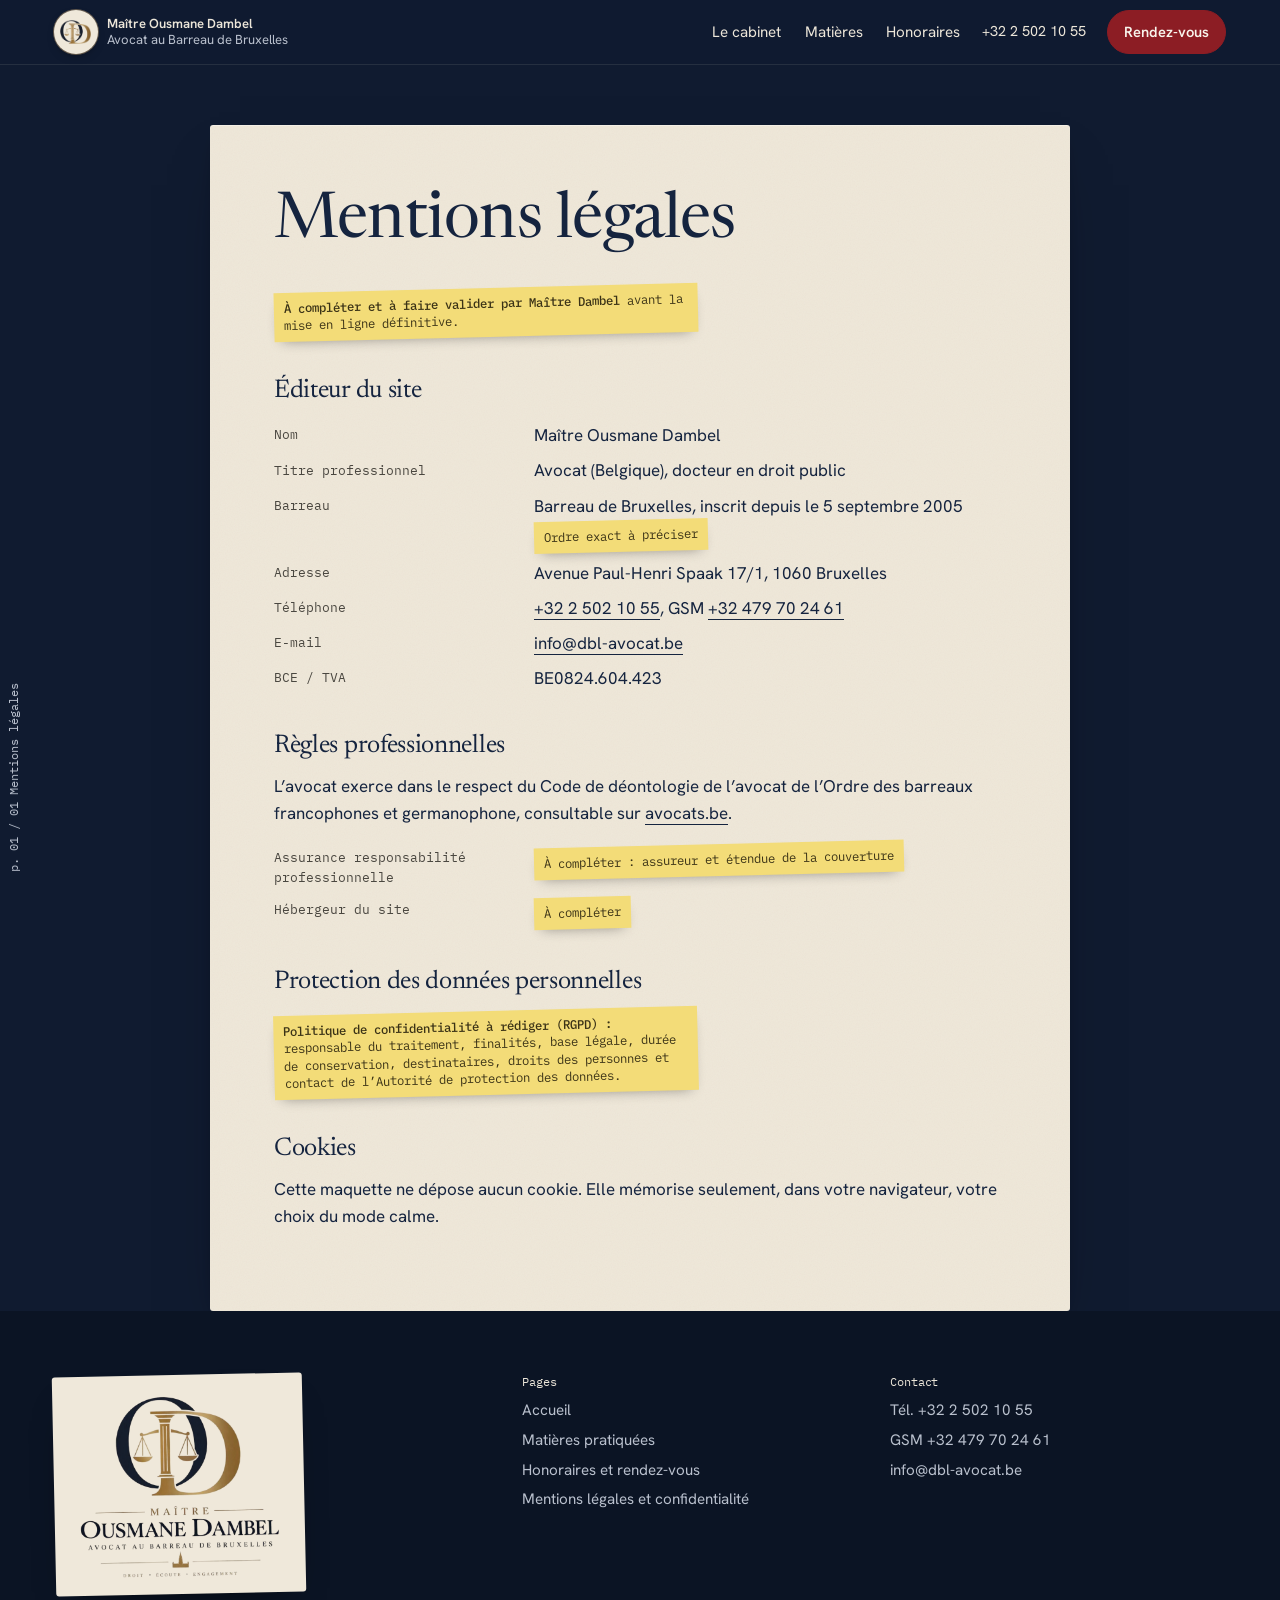
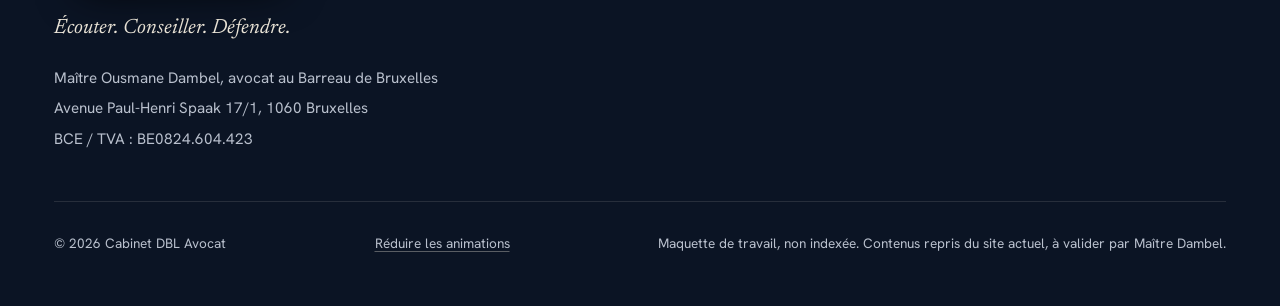
<file: mentions-legales.html>
<!doctype html>
<html lang="fr" class="no-js" data-page="simple">
<head>
<meta charset="utf-8">
<meta name="viewport" content="width=device-width, initial-scale=1, viewport-fit=cover">
<title>Mentions légales | Cabinet DBL Avocat</title>
<meta name="description" content="Mentions légales, règles professionnelles et protection des données du cabinet de Maître Ousmane Dambel, avocat au Barreau de Bruxelles.">
<meta name="robots" content="noindex, nofollow">
<meta name="theme-color" content="#101b30">
<link rel="icon" href="/assets/img/favicon-32.png" type="image/png" sizes="32x32">
<link rel="apple-touch-icon" href="/assets/img/apple-touch-icon.png">
<meta property="og:type" content="website">
<meta property="og:locale" content="fr_BE">
<meta property="og:site_name" content="Cabinet DBL Avocat">
<meta property="og:title" content="Mentions légales | Cabinet DBL Avocat">
<meta property="og:description" content="Mentions légales, règles professionnelles et protection des données du cabinet de Maître Ousmane Dambel, avocat au Barreau de Bruxelles.">
<meta property="og:url" content="https://dbl-avocat-maquette.vercel.app/mentions-legales">
<meta property="og:image" content="https://dbl-avocat-maquette.vercel.app/assets/og/accueil.jpg">
<meta property="og:image:width" content="1200">
<meta property="og:image:height" content="630">
<meta property="og:image:alt" content="Cabinet DBL Avocat : Écouter. Conseiller. Défendre.">
<meta name="twitter:card" content="summary_large_image">
<meta name="twitter:image" content="https://dbl-avocat-maquette.vercel.app/assets/og/accueil.jpg">
<link rel="preload" href="/assets/fonts/newsreader-opsz-normal.woff2" as="font" type="font/woff2" crossorigin>
<link rel="preload" href="/assets/fonts/newsreader-opsz-italic.woff2" as="font" type="font/woff2" crossorigin>
<link rel="preload" href="/assets/fonts/hanken-grotesk-wght.woff2" as="font" type="font/woff2" crossorigin>
<link rel="stylesheet" href="/assets/css/site.css?v=4">
<script>
(function(d){var h=d.documentElement;h.classList.remove('no-js');h.classList.add('js','fonts-pending');var calme=false,arrivee=false;
try{var c=localStorage.getItem('dbl-calme');calme=c==='1'||(c===null&&matchMedia('(prefers-reduced-motion: reduce)').matches);}catch(e){}
if(calme)h.classList.add('calme');
try{arrivee=sessionStorage.getItem('dbl-tourne')==='1';sessionStorage.removeItem('dbl-tourne');if(!calme&&arrivee)h.classList.add('arrivee');
if(!calme&&!arrivee&&h.getAttribute('data-page')==='accueil'&&!sessionStorage.getItem('dbl-intro'))h.classList.add('intro');}catch(e){}
h.style.backgroundColor=(h.classList.contains('intro')||h.classList.contains('arrivee'))?'#efe8da':'#101b30';
setTimeout(function(){h.classList.remove('fonts-pending')},1600);})(document);
</script>
<script src="/assets/js/vendor/gsap.min.js" defer></script>
<script src="/assets/js/vendor/ScrollTrigger.min.js" defer></script>
<script src="/assets/js/vendor/SplitText.min.js" defer></script>
<link rel="modulepreload" href="/assets/js/gl.js?v=4">
<script type="module" src="/assets/js/main.js?v=4"></script>
</head>
<body>
<a class="lien-evitement" href="#contenu">Aller au contenu</a>
<svg width="0" height="0" style="position:absolute" aria-hidden="true" focusable="false">
  <filter id="grain-encre" x="-10%" y="-10%" width="120%" height="120%">
    <feTurbulence type="fractalNoise" baseFrequency="0.85" numOctaves="2" seed="7" result="b"/>
    <feColorMatrix in="b" type="matrix" values="0 0 0 0 0  0 0 0 0 0  0 0 0 0 0  -1.5 0 0 0 1.62" result="m"/>
    <feComposite in="SourceGraphic" in2="m" operator="in"/>
  </filter>
</svg>
<div class="bureau-fond" aria-hidden="true"><div class="bureau-fond__repli"></div></div>
<div class="tourne" aria-hidden="true"><div class="tourne__feuille"><div class="tourne__contenu"><span class="tourne__badge"><img src="/assets/img/logo-od.webp" width="302" height="240" alt=""></span><p class="tourne__titre">Mentions légales</p><p class="tourne__sous">Maître Ousmane Dambel, avocat au Barreau de Bruxelles</p></div></div></div>
<script>try{var tt=sessionStorage.getItem('dbl-tourne-titre');if(tt)document.querySelector('.tourne__titre').textContent=tt}catch(e){}</script><!--/tourne-->
<div class="curseur" aria-hidden="true"><div class="curseur__anneau"></div><div class="curseur__point"></div><div class="curseur__label">ouvrir</div></div>
<header class="entete">
  <div class="gout entete__in">
    <a class="marque" href="/" aria-label="Cabinet DBL Avocat, accueil">
      <span class="marque__badge"><img src="/assets/img/logo-od.webp" width="302" height="240" alt=""></span>
      <span class="marque__nom"><b>Maître Ousmane Dambel</b>Avocat au Barreau de Bruxelles</span>
    </a>
    <nav class="nav" aria-label="Navigation principale">
      <a class="nav__lien" href="/#cabinet">Le cabinet</a>
      <a class="nav__lien" href="/matieres">Matières</a>
      <a class="nav__lien" href="/honoraires">Honoraires</a>
      <a class="entete__tel" href="tel:+3225021055">+32 2 502 10 55</a>
      <a class="bouton magnetique" href="/honoraires#rendez-vous"><span class="bouton__txt">Rendez-vous</span></a>
      <button class="menu-bouton" type="button" aria-expanded="false" aria-controls="menu-mobile">Menu</button>
    </nav>
  </div>
</header>
<nav class="menu-mobile" id="menu-mobile" aria-label="Menu">
  <a href="/">Accueil</a>
  <a href="/#cabinet">Le cabinet</a>
  <a href="/matieres">Matières pratiquées</a>
  <a href="/honoraires">Honoraires</a>
  <a href="/honoraires#rendez-vous">Rendez-vous</a>
  <div class="menu-mobile__pied">
    <a href="tel:+3225021055">+32 2 502 10 55</a>
    <a href="mailto:info@dbl-avocat.be">info@dbl-avocat.be</a>
  </div>
</nav>

<main id="contenu" class="legal">
  <article class="legal__feuille s-papier" data-folio="Mentions légales">
    <h1>Mentions légales</h1>
    <p class="postit postit--bloc"><strong>À compléter et à faire valider par Maître Dambel</strong> avant la mise en ligne définitive.</p>

    <h2>Éditeur du site</h2>
    <dl>
      <dt>Nom</dt><dd>Maître Ousmane Dambel</dd>
      <dt>Titre professionnel</dt><dd>Avocat (Belgique), docteur en droit public</dd>
      <dt>Barreau</dt><dd>Barreau de Bruxelles, inscrit depuis le 5 septembre 2005 <span class="postit">Ordre exact à préciser</span></dd>
      <dt>Adresse</dt><dd>Avenue Paul-Henri Spaak 17/1, 1060 Bruxelles</dd>
      <dt>Téléphone</dt><dd><a class="lien-encre" href="tel:+3225021055">+32 2 502 10 55</a>, GSM <a class="lien-encre" href="tel:+32479702461">+32 479 70 24 61</a></dd>
      <dt>E-mail</dt><dd><a class="lien-encre" href="mailto:info@dbl-avocat.be">info@dbl-avocat.be</a></dd>
      <dt>BCE / TVA</dt><dd>BE0824.604.423</dd>
    </dl>

    <h2>Règles professionnelles</h2>
    <p>L’avocat exerce dans le respect du Code de déontologie de l’avocat de l’Ordre des barreaux francophones et germanophone, consultable sur <a class="lien-encre" href="https://www.avocats.be" target="_blank" rel="noopener">avocats.be</a>.</p>
    <dl>
      <dt>Assurance responsabilité professionnelle</dt><dd><span class="postit">À compléter : assureur et étendue de la couverture</span></dd>
      <dt>Hébergeur du site</dt><dd><span class="postit">À compléter</span></dd>
    </dl>

    <h2 id="confidentialite">Protection des données personnelles</h2>
    <p class="postit postit--bloc"><strong>Politique de confidentialité à rédiger (RGPD) :</strong> responsable du traitement, finalités, base légale, durée de conservation, destinataires, droits des personnes et contact de l’Autorité de protection des données.</p>

    <h2>Cookies</h2>
    <p>Cette maquette ne dépose aucun cookie. Elle mémorise seulement, dans votre navigateur, votre choix du mode calme.</p>
  </article>
</main>

<footer class="pied" id="pied">
  <div class="gout">
    <div class="pied__grille">
      <div>
        <h2 class="visuellement-cache">Cabinet de Maître Ousmane Dambel</h2>
        <div class="pied__carte"><img src="/assets/img/logo-complet.webp" width="640" height="580" alt="Logo : Maître Ousmane Dambel, avocat au Barreau de Bruxelles" loading="lazy"></div>
        <p class="pied__devise">Écouter. Conseiller. Défendre.</p>
        <p>Maître Ousmane Dambel, avocat au Barreau de Bruxelles</p>
        <p>Avenue Paul-Henri Spaak 17/1, 1060 Bruxelles</p>
        <p>BCE / TVA : BE0824.604.423</p>
      </div>
      <div>
        <h3>Pages</h3>
        <ul>
          <li><a href="/">Accueil</a></li>
          <li><a href="/matieres">Matières pratiquées</a></li>
          <li><a href="/honoraires">Honoraires et rendez-vous</a></li>
          <li><a href="/mentions-legales">Mentions légales et confidentialité</a></li>
        </ul>
      </div>
      <div>
        <h3>Contact</h3>
        <ul>
          <li><a href="tel:+3225021055">Tél. +32 2 502 10 55</a></li>
          <li><a href="tel:+32479702461">GSM +32 479 70 24 61</a></li>
          <li><a href="mailto:info@dbl-avocat.be">info@dbl-avocat.be</a></li>
        </ul>
      </div>
    </div>
    <div class="pied__bas">
      <span>© 2026 Cabinet DBL Avocat</span>
      <button class="pied__calme" type="button" aria-pressed="false" data-calme>Réduire les animations</button>
      <span>Maquette de travail, non indexée. Contenus repris du site actuel, à valider par Maître Dambel.</span>
    </div>
  </div>
</footer>

<div class="barre-mobile" data-barre-mobile>
  <a class="bouton" href="/honoraires#rendez-vous"><span class="bouton__txt">Rendez-vous</span></a>
  <a class="bouton bouton--trait" href="tel:+3225021055"><span class="bouton__txt">Appeler</span></a>
</div>
<div class="folio" aria-hidden="true" data-folio-affiche></div>
</body>
</html>
</file>
<file: assets/css/site.css>
/* =========================================================
   DBL Avocat — maquette « Chemise de dossier »
   ========================================================= */

@font-face { font-family: "Newsreader"; src: url("/assets/fonts/newsreader-opsz-normal.woff2") format("woff2"); font-weight: 200 800; font-style: normal; font-display: swap; }
@font-face { font-family: "Newsreader"; src: url("/assets/fonts/newsreader-opsz-italic.woff2") format("woff2"); font-weight: 200 800; font-style: italic; font-display: swap; }
@font-face { font-family: "Hanken Grotesk"; src: url("/assets/fonts/hanken-grotesk-wght.woff2") format("woff2"); font-weight: 100 900; font-style: normal; font-display: swap; }
@font-face { font-family: "IBM Plex Mono"; src: url("/assets/fonts/ibm-plex-mono-400.woff2") format("woff2"); font-weight: 400; font-style: normal; font-display: swap; }
@font-face { font-family: "IBM Plex Mono"; src: url("/assets/fonts/ibm-plex-mono-500.woff2") format("woff2"); font-weight: 500; font-style: normal; font-display: swap; }

:root {
  --encre: #15243f;
  --encre-2: #2a3d63;
  --nuit: #101b30;
  --nuit-2: #0b1424;
  --papier: #efe8da;
  --papier-2: #e4dac6;
  --papier-3: #d7cbb3;
  --blanc: #f8f4ec;
  --kraft: #c8a674;
  --kraft-2: #b48f5b;
  --kraft-3: #8a6b3f;
  --cachet: #8c1d24;
  --cachet-2: #a8323a;
  --surligneur: rgba(240, 210, 98, 0.78);
  --graphite: #4a4740;
  --sur-nuit: #ece6d9;
  --sur-nuit-2: #b9c0cd;
  --trait: rgba(21, 36, 63, 0.18);
  --trait-nuit: rgba(236, 230, 217, 0.18);

  --f-titre: "Newsreader", "Iowan Old Style", Georgia, serif;
  --f-texte: "Hanken Grotesk", "Helvetica Neue", Arial, sans-serif;
  --f-mono: "IBM Plex Mono", ui-monospace, Menlo, monospace;

  --entete-h: 64px;
  --barres-h: 0px;
  --gout: clamp(16px, 4.2vw, 64px);
  --bureau: clamp(0px, 2.2vw, 36px);
  --largeur: 1320px;
  --rayon: 3px;
  --ombre-feuille: 0 1px 0 rgba(255,255,255,.35) inset, 0 30px 60px -30px rgba(5, 10, 20, .55), 0 8px 18px -8px rgba(5, 10, 20, .35);
  --ease: cubic-bezier(.22, .8, .2, 1);
}

*, *::before, *::after { box-sizing: border-box; }
html { -webkit-text-size-adjust: 100%; text-size-adjust: 100%; background: var(--nuit); }
body {
  margin: 0;
  min-height: 100vh;
  background: var(--nuit);
  color: var(--encre);
  font-family: var(--f-texte);
  font-size: 1.0625rem;
  line-height: 1.6;
  font-feature-settings: "kern", "liga";
  -webkit-font-smoothing: antialiased;
  overflow-x: clip;
}
img, svg, canvas { display: block; max-width: 100%; }
img { height: auto; }
a { color: inherit; }
button, input, select, textarea { font: inherit; color: inherit; }
button { cursor: pointer; }
h1, h2, h3, h4 { font-family: var(--f-titre); font-weight: 400; margin: 0; line-height: 1.05; letter-spacing: -0.012em; font-optical-sizing: auto; text-wrap: balance; }
p { margin: 0 0 1em; text-wrap: pretty; }
ul { margin: 0; padding: 0; list-style: none; }
::selection { background: var(--surligneur); color: var(--encre); }
:focus-visible { outline: 2px solid var(--cachet-2); outline-offset: 3px; border-radius: 2px; }

[hidden] { display: none !important; }
.visuellement-cache { position: absolute !important; width: 1px; height: 1px; overflow: hidden; clip: rect(0 0 0 0); clip-path: inset(50%); white-space: nowrap; }
.lien-evitement { position: fixed; left: 12px; top: -60px; z-index: 200; background: var(--blanc); color: var(--encre); padding: 10px 14px; border-radius: var(--rayon); text-decoration: none; }
.lien-evitement:focus { top: 12px; }

html.js.fonts-pending main, html.js.fonts-pending .entete, html.js.fonts-pending .pied { visibility: hidden; }

/* ---------- Fond : bureau (WebGL + repli CSS) ---------- */
.bureau-fond { position: fixed; inset: 0; z-index: 0; pointer-events: none; }
.bureau-fond canvas { width: 100%; height: 100%; }
.bureau-fond__repli {
  position: absolute; inset: 0;
  background:
    radial-gradient(circle at var(--lx, 70%) var(--ly, 30%), rgba(255, 214, 150, .16), rgba(255, 214, 150, 0) 38%),
    radial-gradient(ellipse at 50% 120%, rgba(0,0,0,.35), transparent 60%),
    var(--nuit);
}
.bureau-fond.gl-actif .bureau-fond__repli { opacity: 0; }
main, .pied { position: relative; z-index: 1; }
main > section { overflow: clip; }

/* ---------- Conteneur ---------- */
.gout { width: 100%; max-width: calc(var(--largeur) + 2 * var(--gout)); margin-inline: auto; padding-inline: var(--gout); }

/* ---------- Surfaces ---------- */
.s-nuit { color: var(--sur-nuit); background: transparent; position: relative; }
.s-papier, .s-kraft {
  position: relative;
  margin-inline: var(--bureau);
  border-radius: var(--rayon);
  box-shadow: var(--ombre-feuille);
}
.s-papier {
  background-color: var(--papier);
  background-image: url("data:image/svg+xml,%3Csvg xmlns='http://www.w3.org/2000/svg' width='220' height='220'%3E%3Cfilter id='n'%3E%3CfeTurbulence type='fractalNoise' baseFrequency='.85' numOctaves='2' stitchTiles='stitch'/%3E%3CfeColorMatrix values='0 0 0 0 .45 0 0 0 0 .38 0 0 0 0 .28 0 0 0 .07 0'/%3E%3C/filter%3E%3Crect width='100%25' height='100%25' filter='url(%23n)'/%3E%3C/svg%3E");
}
.s-kraft {
  background-color: var(--kraft);
  color: var(--nuit);
  background-image:
    url("data:image/svg+xml,%3Csvg xmlns='http://www.w3.org/2000/svg' width='260' height='260'%3E%3Cfilter id='n'%3E%3CfeTurbulence type='fractalNoise' baseFrequency='.55 1.8' numOctaves='3' stitchTiles='stitch'/%3E%3CfeColorMatrix values='0 0 0 0 .35 0 0 0 0 .24 0 0 0 0 .1 0 0 0 .16 0'/%3E%3C/filter%3E%3Crect width='100%25' height='100%25' filter='url(%23n)'/%3E%3C/svg%3E"),
    linear-gradient(180deg, #cdac7b, #c09d6a);
}
.section { padding-block: clamp(72px, 11vh, 140px); }
.s-papier + .s-papier, .s-papier + .s-kraft, .s-kraft + .s-papier { margin-top: clamp(14px, 2vw, 28px); }

/* ---------- Typo ---------- */
.titre-section { font-size: clamp(2.1rem, min(4.5vw, 8.6vh), 4.4rem); line-height: 1.02; font-variation-settings: "opsz" 72; }
.chapeau { font-size: clamp(1.08rem, 1.3vw, 1.25rem); line-height: 1.55; max-width: 38em; color: var(--graphite); }
.s-nuit .chapeau { color: var(--sur-nuit-2); }
.mono { font-family: var(--f-mono); font-size: .8125rem; letter-spacing: .01em; }
.reference { font-family: var(--f-mono); font-size: max(12px, .78em); padding: .05em .35em; border: 1px solid currentColor; border-radius: 2px; white-space: nowrap; opacity: .85; }

/* surligneur */
.surligne {
  --hl: 0;
  background-image: linear-gradient(100deg, transparent .3em, var(--surligneur) .45em, var(--surligneur) calc(100% - .4em), transparent calc(100% - .2em));
  background-repeat: no-repeat;
  background-size: calc(var(--hl) * 100%) .92em;
  background-position: 0 72%;
  -webkit-box-decoration-break: clone; box-decoration-break: clone;
  padding-inline: .12em;
  margin-inline: -.12em;
}
.s-nuit .surligne { color: inherit; background-image: linear-gradient(100deg, transparent .3em, rgba(240,210,98,.32) .45em, rgba(240,210,98,.32) calc(100% - .4em), transparent calc(100% - .2em)); }
html.calme .surligne, html.no-js .surligne { --hl: 1; }

/* liens à l'encre */
.lien-encre {
  text-decoration: none;
  background-image: linear-gradient(currentColor, currentColor);
  background-size: 100% 1px; background-position: 0 100%; background-repeat: no-repeat;
  transition: background-size .5s var(--ease);
  padding-bottom: 1px;
}
.lien-encre:hover { background-size: 0% 1px; background-position: 100% 100%; animation: encre-retrace .7s .35s var(--ease) forwards; }
@keyframes encre-retrace { from { background-size: 0% 1px; background-position: 0 100%; } to { background-size: 100% 1px; background-position: 0 100%; } }

/* boutons */
.bouton {
  --fond: var(--cachet); --texte: var(--blanc);
  display: inline-flex; align-items: center; justify-content: center; gap: .6em;
  min-height: 48px; padding: .75em 1.35em;
  border: 1px solid var(--fond); border-radius: 999px;
  background: var(--fond); color: var(--texte);
  font-family: var(--f-texte); font-weight: 600; font-size: 1rem; line-height: 1.1; text-decoration: none;
  position: relative; isolation: isolate; overflow: hidden;
  white-space: nowrap;
}
.bouton__txt { position: relative; z-index: 1; display: inline-block; }
.bouton::after { content: ""; position: absolute; inset: 0; background: var(--encre); transform: translateY(101%); border-radius: inherit; transition: transform .45s var(--ease); z-index: 0; }
.bouton:hover::after { transform: translateY(0); }
.bouton--trait { --fond: transparent; --texte: currentColor; border-color: currentColor; }
.bouton--trait::after { background: currentColor; opacity: .1; }
.s-nuit .bouton:not(.bouton--trait)::after, .final .bouton:not(.bouton--trait)::after { background: var(--blanc); }
.s-nuit .bouton:not(.bouton--trait):hover, .final .bouton:not(.bouton--trait):hover { color: var(--encre); }
.bouton svg { width: 1.1em; height: 1.1em; position: relative; z-index: 1; }
.magnetique { will-change: transform; }

/* post-it « à compléter » */
.postit {
  display: inline-block;
  font-family: var(--f-mono); font-size: .78rem; line-height: 1.4;
  background: #f3dc78; color: #3a3216;
  padding: .55em .8em .6em;
  box-shadow: 0 6px 14px -8px rgba(0,0,0,.45);
  transform: rotate(-1.4deg);
  max-width: 34em;
}
.postit--bloc { display: block; margin-top: 1.2em; }
.postit strong { font-weight: 500; }

/* ---------- En-tête ---------- */
.entete {
  position: fixed; inset: 0 0 auto 0; z-index: 60;
  color: var(--sur-nuit);
  background: rgba(16, 27, 48, .96);
  border-bottom: 1px solid rgba(236, 230, 217, .1);
}
.entete__in { display: flex; align-items: center; gap: clamp(10px, 2vw, 28px); min-height: 64px; }
.marque { display: inline-flex; align-items: baseline; gap: .55em; text-decoration: none; color: inherit; flex: 0 0 auto; min-height: 44px; align-items: center; }
.marque__badge { width: 44px; height: 44px; border-radius: 50%; background: var(--papier); display: grid; place-items: center; flex: 0 0 auto; box-shadow: 0 0 0 1px rgba(200,166,116,.45), 0 4px 10px -4px rgba(0,0,0,.5); }
.marque__badge img { width: 31px; height: auto; display: block; }
.marque__nom { font-size: .82rem; line-height: 1.2; color: var(--sur-nuit-2); }
.marque__nom b { display: block; color: var(--sur-nuit); font-weight: 600; }
.nav { margin-left: auto; display: flex; align-items: center; gap: clamp(8px, 1.6vw, 24px); }
.nav__lien { text-decoration: none; font-size: .95rem; padding: .6em .1em; min-height: 44px; display: inline-flex; align-items: center; position: relative; }
.nav__lien::after { content: ""; position: absolute; left: 0; right: 0; bottom: .55em; height: 1px; background: currentColor; transform: scaleX(0); transform-origin: right; transition: transform .45s var(--ease); }
.nav__lien:hover::after, .nav__lien[aria-current="page"]::after { transform: scaleX(1); transform-origin: left; }
.entete .bouton { min-height: 44px; padding: .6em 1.1em; font-size: .92rem; }
.menu-bouton { display: none; min-height: 44px; min-width: 44px; padding: 0 .8em; border: 1px solid rgba(236,230,217,.28); border-radius: 999px; background: transparent; font-size: .85rem; }
.entete__tel { font-size: .9rem; text-decoration: none; white-space: nowrap; min-height: 44px; display: inline-flex; align-items: center; }

.menu-mobile {
  position: fixed; inset: 0; z-index: 55; display: flex;
  background: var(--papier); color: var(--encre);
  padding: calc(var(--entete-h) + 28px) var(--gout) 32px;
  flex-direction: column; gap: 4px;
  visibility: hidden; clip-path: inset(0 0 100% 0);
  transition: clip-path .5s var(--ease), visibility 0s linear .5s;
}
.menu-mobile.ouvert { visibility: visible; clip-path: inset(0 0 0 0); transition: clip-path .6s var(--ease), visibility 0s; }
@media (min-width: 1101px) { .menu-mobile { display: none; } }
.menu-mobile a { font-family: var(--f-titre); font-size: 2.2rem; text-decoration: none; padding: .2em 0; border-bottom: 1px solid var(--trait); opacity: 0; transform: translateY(16px); transition: opacity .3s, transform .4s var(--ease); }
.menu-mobile.ouvert a { opacity: 1; transform: none; transition: opacity .45s .15s, transform .6s var(--ease) .15s; }
.menu-mobile.ouvert > a:nth-child(2) { transition-delay: .2s; }
.menu-mobile.ouvert > a:nth-child(3) { transition-delay: .25s; }
.menu-mobile.ouvert > a:nth-child(4) { transition-delay: .3s; }
.menu-mobile.ouvert > a:nth-child(5) { transition-delay: .35s; }
.menu-mobile.ouvert .menu-mobile__pied a { transition-delay: .4s; }
.menu-mobile .menu-mobile__pied { margin-top: auto; font-size: 1rem; display: grid; gap: .4em; }
.menu-mobile .menu-mobile__pied a { font-family: var(--f-texte); font-size: 1.05rem; border: 0; }

/* folio */
.folio { transition: opacity .3s; position: fixed; left: calc(var(--bureau) / 2); bottom: 28px; z-index: 40; font-family: var(--f-mono); font-size: .75rem; line-height: 1; color: var(--sur-nuit-2); writing-mode: vertical-rl; transform: translateX(-50%) rotate(180deg); white-space: nowrap; pointer-events: none; }
@media (max-width: 1199px) { .folio { display: none; } }

/* ---------- Curseur plume ---------- */
.curseur { position: fixed; left: 0; top: 0; z-index: 300; pointer-events: none; display: none; }
html.curseur-actif .curseur { display: block; }
.curseur__point { position: absolute; width: 8px; height: 8px; margin: -4px 0 0 -4px; border-radius: 50%; background: var(--cachet-2); }
.curseur__anneau { position: absolute; width: 38px; height: 38px; margin: -19px 0 0 -19px; border-radius: 50%; border: 1px solid rgba(140, 29, 36, .55); transition: width .35s var(--ease), height .35s var(--ease), margin .35s var(--ease), background-color .35s; }
.curseur.sur-lien .curseur__anneau { width: 64px; height: 64px; margin: -32px 0 0 -32px; background: rgba(140, 29, 36, .08); }
.curseur__label { position: absolute; left: 22px; top: 18px; font-family: var(--f-mono); font-size: .75rem; color: var(--cachet-2); white-space: nowrap; opacity: 0; transition: opacity .3s; }
.curseur.sur-lien .curseur__label { opacity: 1; }
html.curseur-actif, html.curseur-actif a, html.curseur-actif button, html.curseur-actif label { cursor: none; }
html.curseur-actif input, html.curseur-actif textarea, html.curseur-actif select { cursor: text; }

/* ---------- Ouverture (intro) ---------- */
.intro-ecran { display: none; }
html.intro .intro-ecran {
  display: grid; place-items: center;
  position: fixed; inset: 0; z-index: 150;
  perspective: 1600px;
}
.intro-ecran__couverture {
  position: absolute; inset: 0;
  background: var(--papier);
  transform-origin: 0% 50%;
  display: grid; place-items: center;
  box-shadow: 0 40px 120px rgba(0,0,0,.55);
  backface-visibility: hidden;
}
.intro-ecran__couverture::before {
  content: ""; position: absolute; inset: 0;
  background-image: url("data:image/svg+xml,%3Csvg xmlns='http://www.w3.org/2000/svg' width='220' height='220'%3E%3Cfilter id='n'%3E%3CfeTurbulence type='fractalNoise' baseFrequency='.85' numOctaves='2' stitchTiles='stitch'/%3E%3CfeColorMatrix values='0 0 0 0 .45 0 0 0 0 .38 0 0 0 0 .28 0 0 0 .08 0'/%3E%3C/filter%3E%3Crect width='100%25' height='100%25' filter='url(%23n)'/%3E%3C/svg%3E");
}
.intro-ecran__contenu { position: relative; display: grid; justify-items: center; gap: 18px; }
.intro-ecran svg.intro-dbl { width: min(72vw, 440px); height: auto; overflow: visible; }
.intro-dbl text { font-family: var(--f-titre); font-style: italic; font-size: 132px; font-variation-settings: "opsz" 72; fill: var(--encre); fill-opacity: 0; stroke: var(--encre); stroke-width: 1.2; stroke-dasharray: 900; stroke-dashoffset: 900; }
.intro-ecran .cachet { position: absolute; width: clamp(110px, 15vw, 170px); right: -38%; top: -8%; opacity: 0; mix-blend-mode: multiply; }
.intro-ecran__ligne { font-size: .95rem; color: var(--graphite); opacity: 0; }

/* ---------- Page qui tourne ---------- */
.tourne { position: fixed; inset: 0; z-index: 140; pointer-events: none; visibility: hidden; }
.tourne__feuille { position: absolute; inset: 0; background: var(--papier); box-shadow: -30px 0 60px rgba(0,0,0,.35); transform: translateX(105%); display: grid; place-items: center; }
.tourne__feuille::before { content: ""; position: absolute; inset: 0; background-image: url("data:image/svg+xml,%3Csvg xmlns='http://www.w3.org/2000/svg' width='220' height='220'%3E%3Cfilter id='n'%3E%3CfeTurbulence type='fractalNoise' baseFrequency='.85' numOctaves='2' stitchTiles='stitch'/%3E%3CfeColorMatrix values='0 0 0 0 .45 0 0 0 0 .38 0 0 0 0 .28 0 0 0 .08 0'/%3E%3C/filter%3E%3Crect width='100%25' height='100%25' filter='url(%23n)'/%3E%3C/svg%3E"); }
.tourne__contenu { position: relative; display: grid; justify-items: center; gap: 14px; padding: 0 var(--gout); text-align: center; }
.tourne__badge { width: 64px; height: 64px; border-radius: 50%; display: grid; place-items: center; box-shadow: 0 0 0 1px rgba(200,166,116,.6); }
.tourne__badge img { width: 44px; height: auto; }
.tourne__titre { margin: 0; font-family: var(--f-titre); font-style: italic; font-size: clamp(2.4rem, 6vw, 5rem); line-height: 1; color: var(--encre); letter-spacing: -.02em; }
.tourne__sous { margin: 0; font-family: var(--f-mono); font-size: .78rem; color: var(--graphite); }
html.arrivee .tourne { visibility: visible; }
html.arrivee .tourne__feuille { transform: translateX(0); }

/* ---------- Cachet ---------- */
.cachet { color: var(--cachet); display: block; }
.cachet svg { width: 100%; height: auto; overflow: visible; }
.cachet text { font-family: var(--f-mono); font-size: 10.5px; letter-spacing: 2.2px; fill: currentColor; }
.cachet .cachet__dbl { font-family: var(--f-titre); font-style: italic; font-size: 34px; letter-spacing: 0; }

/* ---------- Une (accueil) ---------- */
.une { min-height: 100svh; display: flex; align-items: center; padding-top: calc(var(--entete-h) + clamp(24px, 5vh, 60px)); padding-bottom: clamp(40px, 8vh, 96px); }
.une__grille { display: grid; grid-template-columns: minmax(0, 1.15fr) minmax(0, .85fr); gap: clamp(24px, 5vw, 80px); align-items: center; }
.une__titre { font-size: clamp(3.2rem, min(10.4vw, 16.5vh), 10.4rem); line-height: .9; letter-spacing: -.028em; font-variation-settings: "opsz" 72; color: var(--blanc); }
.une__titre span { display: block; }
.une__titre .mot { display: inline-block; }
.une__qui { margin-top: clamp(20px, 3.5vh, 36px); font-size: clamp(1.05rem, 1.4vw, 1.25rem); max-width: 30em; color: var(--sur-nuit); }
.une__actions { display: flex; flex-wrap: wrap; gap: 12px 18px; align-items: center; margin-top: clamp(20px, 3.5vh, 36px); }
.une__tel { text-decoration: none; font-size: 1.05rem; min-height: 44px; display: inline-flex; align-items: center; gap: .5em; }
.une__tel small { color: var(--sur-nuit-2); font-size: .85rem; }

.chemise-une { position: relative; perspective: 1400px; justify-self: center; width: min(100%, 470px, calc((100svh - var(--entete-h) - 150px) * 0.74)); }
.chemise-une__dos { position: relative; background: var(--kraft); border-radius: 4px 14px 4px 4px; padding: clamp(14px, 2.4vw, 26px); box-shadow: 0 50px 80px -40px rgba(0,0,0,.8), 0 14px 26px -12px rgba(0,0,0,.5); background-image: linear-gradient(160deg, #d1b07e 0%, #c3a06b 55%, #b38f5b 100%); }
.chemise-une__dos::before { content: ""; position: absolute; left: 0; top: -26px; width: 44%; height: 30px; background: #c9a874; border-radius: 6px 10px 0 0; }
.chemise-une__onglet { position: absolute; left: 16px; top: -21px; font-family: var(--f-mono); font-size: .75rem; color: #4a381d; z-index: 2; }
.chemise-une__photo { position: relative; background: var(--blanc); padding: 10px 10px 34px; transform: rotate(-2.2deg); box-shadow: 0 12px 24px -10px rgba(0,0,0,.45); }
.chemise-une__photo img { width: 100%; aspect-ratio: 4 / 5; object-fit: cover; background: var(--papier-2); }
.chemise-une__legende { position: absolute; left: 12px; bottom: 9px; font-family: var(--f-mono); font-size: .75rem; color: var(--graphite); }
.trombone { position: absolute; width: 34px; top: -26px; right: 22%; z-index: 3; color: #8a8f99; filter: drop-shadow(0 2px 2px rgba(0,0,0,.35)); }
.chemise-une .cachet { position: absolute; width: clamp(88px, 11vw, 132px); left: -10%; bottom: -7%; transform: rotate(-12deg); z-index: 4; mix-blend-mode: multiply; }
.chemise-une__couverture { position: absolute; inset: 0; border-radius: 4px 14px 4px 4px; background: linear-gradient(160deg, #d5b582, #bf9b67); transform-origin: 0% 50%; z-index: 5; box-shadow: inset 0 0 0 1px rgba(0,0,0,.08); backface-visibility: hidden; pointer-events: none; transform: rotateY(-178deg); opacity: 0; }

.une { position: relative; }
.defiler { position: absolute; left: 50%; bottom: 12px; translate: -50% 0; display: flex; flex-direction: column; align-items: center; gap: 6px; min-height: 44px; min-width: 44px; text-decoration: none; color: var(--sur-nuit-2); font-family: var(--f-mono); font-size: .75rem; }
.defiler__trait { width: 1px; height: 34px; background: rgba(236,230,217,.18); position: relative; overflow: hidden; }
.defiler__trait::after { content: ""; position: absolute; inset: 0; background: var(--sur-nuit); transform: translateY(-100%); animation: defiler 2.4s cubic-bezier(.6,0,.3,1) infinite 2.6s; }
@keyframes defiler { 0% { transform: translateY(-100%); } 55% { transform: translateY(0); } 100% { transform: translateY(100%); } }
@media (max-width: 899px), (max-height: 779px) { .defiler { display: none; } }
html.calme .defiler__trait::after { animation: none; transform: none; }
/* ---------- Le cabinet ---------- */
.cabinet__grille { display: grid; grid-template-columns: minmax(0, 1fr) minmax(0, 1fr); gap: clamp(32px, 6vw, 96px); align-items: center; }
.cabinet__texte p { font-size: clamp(1.06rem, 1.25vw, 1.2rem); max-width: 34em; }
.cabinet__texte .ligne { display: block; }
.cabinet__visuel { position: relative; }
.photo-scotch { position: relative; background: var(--blanc); padding: 12px; box-shadow: 0 30px 50px -28px rgba(0,0,0,.6); transform: rotate(1.6deg); }
.photo-scotch__cadre { overflow: hidden; aspect-ratio: 3 / 2; background: var(--papier-2); }
.photo-scotch__cadre img { width: 100%; height: 118%; object-fit: cover; }
.photo-scotch::before, .photo-scotch::after { content: ""; position: absolute; width: 110px; height: 30px; background: rgba(236, 227, 200, .72); box-shadow: 0 1px 2px rgba(0,0,0,.12); z-index: 2; }
.photo-scotch::before { top: -12px; left: 18px; transform: rotate(-7deg); }
.photo-scotch::after { bottom: -12px; right: 22px; transform: rotate(-4deg); }
.cabinet__repere { display: flex; flex-wrap: wrap; gap: 10px 26px; margin-top: 28px; padding-top: 22px; border-top: 1px solid var(--trait); }
.cabinet__repere div { min-width: 9em; }
.cabinet__repere dt { font-family: var(--f-mono); font-size: .76rem; color: var(--graphite); }
.cabinet__repere dd { margin: .1em 0 0; font-family: var(--f-titre); font-size: 1.45rem; line-height: 1.15; }
.cabinet__ouvrage { margin: 18px 0 0; font-size: 1rem; line-height: 1.5; color: var(--graphite); max-width: 36em; }
.cabinet__ouvrage cite { font-style: italic; font-family: var(--f-titre); font-size: 1.08em; color: var(--encre); }
.devise { font-family: var(--f-titre); font-style: italic; font-size: clamp(1.4rem, 2.2vw, 2rem); margin-top: 1.1em; }

/* ---------- Matières (accueil, galerie horizontale) ---------- */
.matieres { position: relative; }
.section.matieres.horizontal {
  height: 100vh; height: 100svh;
  padding-block: 0;
  padding-top: calc(var(--entete-h) + clamp(14px, 3.2vh, 40px));
  padding-bottom: calc(var(--barres-h) + clamp(14px, 3.6vh, 44px));
  display: flex; flex-direction: column; overflow: hidden;
}
.matieres__tete { flex: 0 0 auto; display: flex; flex-wrap: wrap; align-items: flex-end; justify-content: space-between; gap: 8px 32px; margin-bottom: clamp(12px, 2.6vh, 32px); }
.section.matieres.horizontal .titre-section { font-size: clamp(2.2rem, min(5.2vw, 8.4vh), 4.6rem); }
.matieres__tete .chapeau { max-width: 30em; margin: 0; font-size: clamp(.98rem, min(1.2vw, 2.2vh), 1.15rem); }
.matieres__progression { display: none; }
.section.matieres.horizontal .matieres__progression { display: block; flex: 0 0 auto; height: 2px; margin: 0 var(--gout) clamp(10px, 2vh, 20px); background: rgba(236,230,217,.14); border-radius: 2px; overflow: hidden; }
.matieres__progression span { display: block; height: 100%; background: var(--kraft); transform: scaleX(0); transform-origin: left; }
.matieres__compteur { font-family: var(--f-mono); font-size: .8rem; color: var(--sur-nuit-2); }
.matieres__piste { display: flex; gap: clamp(18px, 2.4vw, 40px); }
.section.matieres.horizontal .matieres__piste { flex: 1 1 auto; min-height: 0; max-height: 760px; align-items: stretch; padding-left: var(--gout); padding-right: 30vw; width: max-content; will-change: transform; }

.chemise {
  --teinte: var(--kraft);
  position: relative; flex: 0 0 auto;
  display: flex; flex-direction: column;
  color: var(--encre);
  text-decoration: none;
}
.section.matieres.horizontal .chemise { height: 100%; aspect-ratio: 0.76; }
.chemise__onglet {
  flex: 0 0 auto; align-self: flex-start;
  height: 30px; margin-left: 14px; padding: 0 16px; display: flex; align-items: center;
  background: var(--teinte); border-radius: 7px 10px 0 0;
  font-family: var(--f-mono); font-size: .75rem; color: rgba(30, 22, 10, .82);
  filter: brightness(1.03);
}
.chemise__corps { position: relative; flex: 1 1 auto; min-height: 0; perspective: 1500px; }
.chemise__feuille {
  position: absolute; inset: 0;
  background: var(--blanc);
  border-radius: 2px 8px 3px 3px;
  padding: clamp(14px, 4%, 26px);
  display: flex; flex-direction: column; justify-content: flex-end; gap: .6em;
  box-shadow: 0 30px 50px -30px rgba(0,0,0,.7);
  overflow: hidden;
}
.chemise__feuille::before { content: ""; position: absolute; inset: 0; background: var(--teinte); z-index: -1; }
.chemise__contenu { display: flex; flex-direction: column; gap: .55em; }
.chemise__titre { font-family: var(--f-titre); font-size: clamp(1.5rem, 3.1vh, 2.3rem); line-height: 1.02; margin: 0; letter-spacing: -.015em; font-variation-settings: "opsz" 60; }
.chemise__desc { margin: 0 0 .3em; font-size: clamp(.86rem, 1.75vh, 1rem); line-height: 1.42; color: var(--graphite); }
.chemise__couv-titre { flex: 0 0 auto; margin: 0; font-family: var(--f-titre); font-size: clamp(1.25rem, min(2.1vw, 3.3vh), 2.1rem); line-height: 1.02; color: var(--nuit); }
.chemise__corps { container-type: size; }
@container (max-height: 400px) { .chemise__desc { display: none; } }
@container (max-height: 330px) { .chemise__feuille li:nth-child(n+4) { display: none; } }
.chemise__feuille h3 { font-size: clamp(1.25rem, 2.1vh, 1.7rem); line-height: 1.08; }
.chemise__feuille ul { display: grid; gap: .3em; font-size: clamp(.82rem, 1.75vh, 1rem); line-height: 1.35; }
.chemise__feuille li { padding-left: 1em; position: relative; }
.chemise__feuille li::before { content: ""; position: absolute; left: 0; top: .62em; width: .45em; height: 1px; background: var(--cachet); }
.chemise__voir { margin-top: .4em; font-size: clamp(.82rem, 1.7vh, .95rem); font-weight: 600; color: var(--cachet); }
.chemise__couverture {
  position: absolute; inset: 0;
  background: var(--teinte);
  background-image: linear-gradient(165deg, rgba(255,255,255,.16), rgba(0,0,0,.08));
  border-radius: 2px 8px 3px 3px;
  transform-origin: 50% 0%;
  padding: clamp(10px, 4%, 20px);
  display: flex; flex-direction: column; gap: clamp(8px, 2.6%, 16px);
  box-shadow: 0 1px 0 rgba(255,255,255,.25) inset, 0 34px 50px -30px rgba(0,0,0,.75);
  backface-visibility: hidden;
  will-change: transform;
}
.chemise__couverture-img { flex: 1 1 auto; min-height: 0; overflow: hidden; background: rgba(0,0,0,.15); box-shadow: 0 6px 14px -8px rgba(0,0,0,.45); }
.chemise__couverture-img img { width: 100%; height: 100%; object-fit: cover; }
.chemise__couverture .mono { color: rgba(30, 22, 10, .7); }

/* ---------- Inventaire des pièces ---------- */
.inventaire__grille { display: grid; grid-template-columns: minmax(0, .9fr) minmax(0, 1.1fr); gap: clamp(28px, 5vw, 80px); align-items: center; }
.section.inventaire.epingle { height: 100vh; height: 100svh; padding-block: 0; padding-top: calc(var(--entete-h) + clamp(16px, 4vh, 48px)); padding-bottom: calc(var(--barres-h) + clamp(16px, 4vh, 48px)); display: flex; flex-direction: column; overflow: hidden; }
.section.inventaire.epingle .gout { flex: 1 1 auto; min-height: 0; display: flex; }
.section.inventaire.epingle .inventaire__grille { flex: 1 1 auto; min-height: 0; align-items: stretch; }
.section.inventaire.epingle .titre-section { font-size: clamp(2rem, min(4.6vw, 8vh), 4.2rem); }
.inventaire__texte { display: flex; flex-direction: column; justify-content: center; min-height: 0; }
.inventaire__fil { margin-top: clamp(16px, 3.5vh, 36px); position: relative; padding-left: 28px; }
.inventaire__fil ol { margin: 0; padding: 0; list-style: none; display: grid; gap: clamp(4px, 1.1vh, 12px); }
.inventaire__fil::before { content: ""; position: absolute; left: 7px; top: 8px; bottom: 8px; width: 1px; background: var(--trait); }
.inventaire__fil-encre { position: absolute; left: 6px; top: 8px; width: 3px; height: calc(100% - 16px); background: var(--encre); transform-origin: top; transform: scaleY(0); border-radius: 2px; }
.inventaire__fil li { position: relative; font-size: clamp(.9rem, 1.9vh, 1.02rem); color: var(--graphite); transition: color .3s; }
.inventaire__fil li::before { content: ""; position: absolute; left: -25px; top: .45em; width: 9px; height: 9px; border-radius: 50%; border: 1px solid var(--encre); background: var(--papier); }
.inventaire__fil li.actif { color: var(--encre); font-weight: 600; }
.inventaire__fil li.actif::before { background: var(--cachet); border-color: var(--cachet); }
.inventaire__pile { position: relative; min-height: 0; }
.section.inventaire.epingle .inventaire__pile { height: 100%; max-height: 520px; align-self: center; width: 100%; }
.piece {
  background: var(--blanc);
  border-radius: 2px;
  box-shadow: 0 1px 0 rgba(255,255,255,.6) inset, 0 26px 46px -26px rgba(15, 20, 30, .65), 0 4px 10px -4px rgba(15,20,30,.25);
  display: grid; grid-template-columns: minmax(0, .9fr) minmax(0, 1.1fr);
  overflow: hidden;
}
.section.inventaire.epingle .piece { position: absolute; left: 0; right: 0; top: 50%; height: min(100%, 400px); translate: 0 -50%; }
.piece__img { background: var(--papier-2); min-height: 0; }
.piece__img img { width: 100%; height: 100%; object-fit: cover; }
.piece__txt { padding: clamp(16px, 2.4vw, 30px); display: flex; flex-direction: column; gap: .5em; min-height: 0; }
.piece__num { font-family: var(--f-mono); font-size: .78rem; color: var(--cachet); }
.piece h3 { font-size: clamp(1.35rem, min(2.1vw, 3.6vh), 2.1rem); }
.piece p { font-size: clamp(.9rem, min(1.1vw, 2.1vh), 1.02rem); line-height: 1.5; margin: 0; color: var(--graphite); }
.piece .reference { align-self: flex-start; margin-top: auto; }
.inventaire__pile .trombone { width: 40px; top: -18px; left: 50%; right: auto; translate: -50% 0; z-index: 20; }

/* ---------- Secret professionnel ---------- */
.secret__grille { display: grid; grid-template-columns: minmax(0, 1fr) minmax(0, 1fr); gap: clamp(32px, 6vw, 96px); align-items: center; }
.doc-caviarde { background: var(--blanc); color: var(--encre); padding: clamp(22px, 3.5vw, 44px); border-radius: 2px; box-shadow: var(--ombre-feuille); transform: rotate(-1.2deg); position: relative; }
.doc-caviarde__entete { display: flex; justify-content: space-between; gap: 12px; font-family: var(--f-mono); font-size: .74rem; color: var(--graphite); border-bottom: 1px solid var(--trait); padding-bottom: 10px; margin-bottom: 16px; }
.doc-caviarde p { font-family: var(--f-titre); font-size: clamp(1.02rem, 1.3vw, 1.2rem); line-height: 1.75; margin: 0; }
.cav {
  --cav: 0;
  color: rgb(21 36 63 / calc(1 - var(--cav)));
  background-image: linear-gradient(#0c121d, #0c121d);
  background-repeat: no-repeat;
  background-size: calc(var(--cav) * 100%) 1.12em;
  background-position: 0 55%;
  -webkit-box-decoration-break: clone; box-decoration-break: clone;
  padding-inline: .08em;
}
html.calme .cav { --cav: 1; }
.garde { background-image: linear-gradient(transparent 12%, rgba(240,210,98,.75) 12%, rgba(240,210,98,.75) 88%, transparent 88%); background-size: calc(var(--hl, 0) * 100%) 100%; background-repeat: no-repeat; -webkit-box-decoration-break: clone; box-decoration-break: clone; }
html.calme .garde { --hl: 1; }
.principes { display: grid; gap: clamp(8px, 1.4vh, 14px); margin-top: clamp(22px, 4vh, 40px); }
.principes li { display: flex; align-items: center; gap: 14px; font-family: var(--f-titre); font-size: clamp(1.35rem, 2.2vw, 2rem); line-height: 1.1; }
.principes li svg { flex: 0 0 auto; width: 30px; height: 30px; color: var(--cachet-2); }

/* ---------- Honoraires (aperçu) ---------- */
.tarifs__grille { display: grid; grid-template-columns: minmax(0, 1.05fr) minmax(0, .95fr); gap: clamp(32px, 6vw, 96px); align-items: center; }
.compteurs { display: grid; grid-template-columns: minmax(0, 1fr) minmax(0, 1fr) minmax(0, 1.7fr); gap: 1px; margin-top: clamp(26px, 4vh, 44px); background: var(--trait); border-block: 1px solid var(--trait); }
.compteurs > div { background: var(--papier); padding: 18px 14px 18px 0; }
.compteurs > div + div { padding-left: 18px; }
.compteur { font-family: var(--f-titre); font-size: clamp(1.9rem, 2.9vw, 3rem); line-height: 1; display: flex; align-items: baseline; white-space: nowrap; font-variant-numeric: lining-nums tabular-nums; }
.compteur__rouleau { display: inline-block; height: 1em; overflow: hidden; vertical-align: top; }
.compteur__piste { display: block; will-change: transform; }
.compteur__piste > span { display: block; height: 1em; line-height: 1; }
.compteurs p { margin: .5em 0 0; font-size: .92rem; color: var(--graphite); line-height: 1.4; }
.signature { margin-top: 26px; display: flex; align-items: flex-end; gap: 14px 24px; flex-wrap: wrap; }
.signature__bloc { flex: 1 1 190px; max-width: 280px; }
.signature__ligne { height: 58px; border-bottom: 1px dashed rgba(21,36,63,.45); position: relative; }
.signature__ligne svg { position: absolute; left: 6px; bottom: 3px; width: 150px; height: 50px; color: var(--encre); overflow: visible; }
.signature__label { display: block; margin-top: 6px; font-family: var(--f-mono); font-size: .76rem; color: var(--graphite); }
.cadre-photo { position: relative; overflow: hidden; border-radius: 2px; background: var(--papier-2); box-shadow: 0 30px 50px -30px rgba(0,0,0,.55); }
.cadre-photo img { width: 100%; height: 100%; object-fit: cover; }
.cadre-photo--169 { aspect-ratio: 16 / 9; }
.cadre-photo--32 { aspect-ratio: 3 / 2; }
.cadre-photo--45 { aspect-ratio: 4 / 5; }
.cadre-photo--parallaxe img { height: 120%; margin-top: -10%; }
.tarifs .cadre-photo img { object-position: 78% 50%; }
.acces .titre-section { font-size: clamp(2rem, min(3.6vw, 7vh), 3.4rem); }

/* ---------- Accès ---------- */
.acces__grille { display: grid; grid-template-columns: minmax(0, .9fr) minmax(0, 1.1fr); gap: clamp(28px, 5vw, 80px); align-items: center; }
.coordonnees { display: grid; gap: 14px; margin-top: 26px; font-size: 1.05rem; }
.coordonnees dt { font-family: var(--f-mono); font-size: .76rem; color: rgba(16,27,48,.72); }
.coordonnees dd { margin: .1em 0 0; user-select: text; }
.coordonnees a { text-decoration: none; }
.plan { position: relative; background: #e8dcc2; border-radius: 2px; box-shadow: 0 30px 50px -30px rgba(40,25,5,.6); padding: 10px; }
.plan svg { width: 100%; height: auto; }
.plan text { font-family: var(--f-mono); font-size: 11px; fill: #4f3f25; }
.plan .plan__commune { font-family: var(--f-titre); font-style: italic; font-size: 20px; fill: #5a4527; }
.plan .plan__nom { font-family: var(--f-titre); font-style: italic; font-size: 19px; fill: var(--encre); paint-order: stroke; stroke: #d9c6a1; stroke-width: 4px; }
.plan__epingle { color: var(--cachet); }
.plan__note { position: absolute; right: 12px; bottom: 10px; font-family: var(--f-mono); font-size: .75rem; color: #5a4a2e; }

/* ---------- Final ---------- */
.final { position: relative; min-height: 88svh; display: flex; align-items: center; overflow: hidden; color: var(--sur-nuit); }
.final__img { position: absolute; inset: 0; z-index: 0; }
.final__img img { width: 100%; height: 100%; object-fit: cover; opacity: .55; }
.final__img::after { content: ""; position: absolute; inset: 0; background: linear-gradient(90deg, rgba(16,27,48,.95) 0%, rgba(16,27,48,.75) 45%, rgba(16,27,48,.2) 100%); }
.final .gout { position: relative; z-index: 1; }
.final__titre { font-size: clamp(2.6rem, min(6.4vw, 11vh), 6.2rem); line-height: .98; max-width: 11em; color: var(--blanc); font-variation-settings: "opsz" 72; }
.final__actions { display: flex; flex-wrap: wrap; gap: 14px 20px; margin-top: 34px; align-items: center; }
.final .cachet { position: absolute; right: var(--gout); bottom: 9vh; width: clamp(110px, 13vw, 170px); z-index: 1; transform: rotate(9deg); opacity: .92; }

/* ---------- Pied ---------- */
.pied { background: var(--nuit-2); color: var(--sur-nuit-2); padding: 64px 0 calc(40px + var(--barres-h)); font-size: .95rem; }
.pied__grille { display: grid; grid-template-columns: 1.3fr 1fr 1fr; gap: 32px; }
.pied h2 { font-family: var(--f-titre); font-style: italic; font-size: 2.4rem; color: var(--sur-nuit); margin-bottom: .2em; }
.pied h3 { font-family: var(--f-mono); font-size: .78rem; font-weight: 400; color: var(--sur-nuit); margin-bottom: .8em; }
.pied p { margin: 0 0 .4em; }
.pied__carte { width: min(100%, 250px); background: var(--papier); border-radius: 3px; padding: 18px 22px 14px; margin-bottom: 18px; box-shadow: 0 20px 40px -24px rgba(0,0,0,.8); transform: rotate(-1.2deg); }
.pied__carte img { width: 100%; height: auto; display: block; }
.pied .pied__devise { font-family: var(--f-titre); font-style: italic; font-size: 1.3rem; color: var(--sur-nuit); margin-bottom: 1em; }
.pied a { text-decoration: none; }
.pied a:hover { color: var(--sur-nuit); }
.pied ul { display: grid; gap: .35em; }
.pied__calme { background: none; border: 0; padding: 0; min-height: 44px; color: inherit; font: inherit; text-decoration: underline; text-underline-offset: 3px; text-decoration-color: rgba(236,230,217,.35); cursor: pointer; }
.pied__calme:hover { color: var(--sur-nuit); }
.pied__bas { align-items: center; margin-top: 44px; padding-top: 20px; border-top: 1px solid rgba(236,230,217,.12); display: flex; flex-wrap: wrap; gap: 8px 24px; justify-content: space-between; font-size: .85rem; }
.pied .postit { transform: rotate(-1deg); }

/* ---------- Barre mobile ---------- */
.barre-mobile { display: none; }

/* =========================================================
   Page Matières
   ========================================================= */
.m-une { min-height: 92svh; display: flex; align-items: center; padding-top: calc(var(--entete-h) + 40px); padding-bottom: 60px; position: relative; overflow: hidden; }
.m-une__grille { display: grid; grid-template-columns: minmax(0, 1fr) minmax(0, 1fr); gap: clamp(28px, 5vw, 80px); align-items: center; width: 100%; }
.m-une__titre { font-size: clamp(3rem, min(8.4vw, 14vh), 8.4rem); line-height: .92; color: var(--blanc); letter-spacing: -.025em; font-variation-settings: "opsz" 72; }
.pile { position: relative; aspect-ratio: 16 / 11; }
.pile__fond { position: absolute; inset: 8% 0 0 0; border-radius: 3px; overflow: hidden; box-shadow: 0 50px 80px -40px rgba(0,0,0,.8); }
.pile__fond img { width: 100%; height: 100%; object-fit: cover; }
.pile__chemise { position: absolute; left: 5%; right: 5%; height: 20%; bottom: 3%; display: block; text-decoration: none; background: var(--teinte, var(--kraft)); border-radius: 3px 10px 3px 3px; box-shadow: 0 20px 34px -18px rgba(0,0,0,.7); }
.pile__chemise::before { content: attr(data-onglet); position: absolute; top: -26px; left: var(--onglet-x, 10%); height: 28px; padding: 0 14px; display: flex; align-items: center; background: var(--teinte, var(--kraft)); border-radius: 6px 9px 0 0; font-family: var(--f-mono); font-size: .75rem; color: rgba(30,22,10,.82); white-space: nowrap; }

.onglets { position: sticky; top: var(--entete-h); z-index: 30; background: rgba(16, 27, 48, .97); border-bottom: 1px solid rgba(236,230,217,.1); }
.onglets__liste { display: flex; gap: 6px; overflow-x: auto; scrollbar-width: none; padding-top: 10px; }
.onglets__liste::-webkit-scrollbar { display: none; }
.onglets a { flex: 0 0 auto; display: inline-flex; align-items: center; min-height: 44px; padding: 0 16px; border-radius: 8px 10px 0 0; background: rgba(236,230,217,.08); color: var(--sur-nuit); text-decoration: none; font-size: .92rem; transition: background-color .3s, color .3s; }
.onglets a.actif { background: var(--teinte, var(--kraft)); color: var(--nuit); }

.dossier-matiere { padding-block: clamp(56px, 10vh, 120px); scroll-margin-top: calc(var(--entete-h) + 56px); }
.dossier-matiere + .dossier-matiere { margin-top: clamp(14px, 2vw, 28px); }
.dossier { position: relative; perspective: 2200px; }
.dossier__interieur { display: grid; grid-template-columns: minmax(0, 1.05fr) minmax(0, .95fr); gap: clamp(28px, 5vw, 72px); align-items: start; }
.dossier__titre { font-size: clamp(2.3rem, min(5vw, 9vh), 4.6rem); line-height: 1; font-variation-settings: "opsz" 72; }
.dossier__texte { font-size: clamp(1.04rem, 1.2vw, 1.15rem); max-width: 36em; margin-top: 1em; }
.dossier__liste { margin-top: 1.4em; display: grid; gap: 0; border-top: 1px solid var(--trait); }
.dossier__liste li { display: flex; justify-content: space-between; gap: 16px; align-items: baseline; padding: .7em 0; border-bottom: 1px solid var(--trait); font-size: 1.05rem; }
.dossier__liste li .reference { font-size: .75rem; }
.dossier__couverture {
  position: absolute; inset: -18px -18px -18px -18px;
  background: var(--teinte, var(--kraft));
  background-image: linear-gradient(160deg, rgba(255,255,255,.18), rgba(0,0,0,.1));
  border-radius: 3px 12px 3px 3px;
  transform-origin: 0% 50%;
  z-index: 3;
  display: flex; align-items: flex-end; padding: clamp(20px, 4vw, 48px);
  box-shadow: 0 40px 60px -30px rgba(0,0,0,.6);
  backface-visibility: hidden;
  pointer-events: none;
  will-change: transform;
}
.dossier__couverture .couv-titre { font-family: var(--f-titre); margin: 0; letter-spacing: -.015em; font-variation-settings: "opsz" 72; font-size: clamp(2.6rem, 6vw, 5.6rem); color: var(--nuit); max-width: 9em; line-height: .95; }
.dossier__couverture .mono { position: absolute; top: clamp(20px, 3vw, 36px); left: clamp(20px, 4vw, 48px); color: rgba(30,22,10,.7); }
.dossier__media { display: grid; gap: 16px; }
.dossier__note { font-size: .95rem; color: var(--graphite); }
.dossier__cta { margin-top: 26px; display: flex; flex-wrap: wrap; gap: 12px; align-items: center; }

.juridictions { overflow: hidden; position: relative; padding-block: clamp(80px, 12vh, 140px); }
.juridictions__grille { display: grid; grid-template-columns: minmax(0, 1.25fr) minmax(0, .75fr); gap: clamp(28px, 5vw, 80px); align-items: center; }
.juridictions__photo { margin: 0; transform: rotate(-2deg); max-width: 380px; justify-self: end; }
.juridictions__cadre { overflow: hidden; aspect-ratio: 4 / 5; background: var(--papier-2); }
.juridictions__cadre img { width: 100%; height: 118%; object-fit: cover; }
.juridictions__photo figcaption { font-family: var(--f-mono); font-size: .75rem; color: var(--graphite); padding: 10px 2px 2px; }
.juridictions .gout { position: relative; z-index: 1; }
.frise { display: flex; gap: clamp(14px, 2vw, 28px); margin-top: 44px; width: max-content; padding-left: var(--gout); position: relative; z-index: 1; will-change: transform; }
.tampon { flex: 0 0 auto; border: 2px solid var(--cachet-2); color: #f0c7c4; border-radius: 6px; padding: 14px 22px; font-family: var(--f-mono); font-size: clamp(.82rem, 1.1vw, 1rem); letter-spacing: .04em; background: rgba(140,29,36,.12); transform: rotate(var(--r, -2deg)); white-space: nowrap; }

/* =========================================================
   Page Honoraires & rendez-vous
   ========================================================= */
.h-une { min-height: 90svh; display: flex; align-items: center; padding-top: calc(var(--entete-h) + 40px); padding-bottom: 60px; }
.h-une__grille { display: grid; grid-template-columns: minmax(0, 1fr) minmax(0, 1fr); gap: clamp(28px, 5vw, 80px); align-items: center; width: 100%; }
.h-une__titre { font-size: clamp(3rem, min(8vw, 13vh), 8rem); line-height: .92; color: var(--blanc); letter-spacing: -.025em; font-variation-settings: "opsz" 72; }
.convention { position: relative; }
.convention__img { aspect-ratio: 16 / 10; }
.convention__feuille { position: absolute; left: -6%; bottom: -10%; width: 62%; background: var(--blanc); color: var(--encre); padding: 18px 20px; box-shadow: var(--ombre-feuille); transform: rotate(-3deg); }
.convention__feuille .couv-convention { font-family: var(--f-titre); font-size: 1.25rem; margin: 0 0 .5em; }
.convention__feuille .lignes span { display: block; height: 6px; background: rgba(21,36,63,.12); margin: 8px 0; border-radius: 2px; }
.convention__feuille .lignes span:nth-child(2) { width: 86%; }
.convention__feuille .lignes span:nth-child(3) { width: 72%; }
.convention__feuille .signature { margin-top: 14px; }
.convention__feuille .signature__ligne { height: 46px; }
.convention__feuille .signature__ligne svg { width: 130px; height: 44px; }

.modalites { display: grid; grid-template-columns: repeat(3, minmax(0, 1fr)); gap: clamp(14px, 2vw, 28px); margin-top: 40px; }
.fiche { position: relative; perspective: 1200px; min-height: 280px; }
.fiche__bouton { all: unset; display: block; width: 100%; height: 100%; min-height: 280px; cursor: pointer; position: relative; border-radius: 3px; }
.fiche__bouton:focus-visible { outline: 2px solid var(--cachet-2); outline-offset: 4px; }
.fiche__face { position: absolute; inset: 0; padding: 26px; border-radius: 3px; backface-visibility: hidden; display: flex; flex-direction: column; gap: 12px; box-shadow: 0 26px 46px -28px rgba(0,0,0,.55); transition: transform .8s var(--ease); }
.fiche__face--avant { background: var(--blanc); }
.fiche__face--arriere { background: var(--encre); color: var(--sur-nuit); transform: rotateY(180deg); }
.fiche.retournee .fiche__face--avant { transform: rotateY(-180deg); }
.fiche.retournee .fiche__face--arriere { transform: rotateY(0deg); }
.fiche__chiffre { display: block; font-family: var(--f-titre); font-size: clamp(1.7rem, 2.4vw, 2.3rem); line-height: 1.05; color: var(--cachet); font-variant-numeric: lining-nums; }
.fiche__face--arriere .fiche__chiffre { color: #f0c7c4; }
.fiche__titre { display: block; font-family: var(--f-titre); font-size: 1.9rem; line-height: 1.05; }
.fiche__texte { display: block; font-size: 1rem; line-height: 1.55; }
.fiche svg.fiche__dessin { width: 100%; height: 70px; color: var(--encre); margin-top: auto; }
.fiche__indice { font-family: var(--f-mono); font-size: .75rem; color: var(--cachet); margin-top: auto; }
.fiche__face--arriere .fiche__indice { color: #e9b3b0; }

.tableau-tarifs { width: 100%; border-collapse: collapse; margin-top: 18px; font-size: 1rem; }
.tableau-tarifs caption { text-align: left; font-family: var(--f-titre); font-size: 1.6rem; padding-bottom: .4em; }
.tableau-tarifs th, .tableau-tarifs td { text-align: left; padding: 14px 12px 14px 0; border-bottom: 1px solid var(--trait); vertical-align: top; }
.tableau-tarifs thead th { font-family: var(--f-mono); font-size: .76rem; font-weight: 400; color: var(--graphite); border-bottom-color: var(--encre); }
.tableau-tarifs td.montant { font-family: var(--f-titre); font-size: 1.35rem; white-space: nowrap; text-align: right; font-variant-numeric: lining-nums tabular-nums; }
.tableau-tarifs th:last-child { text-align: right; }
.tarifs-page__grille { display: grid; grid-template-columns: minmax(0, 1.2fr) minmax(0, .8fr); gap: clamp(28px, 5vw, 72px); align-items: start; margin-top: 30px; }
.estimateur { background: var(--blanc); padding: 26px; box-shadow: 0 26px 46px -28px rgba(0,0,0,.45); border-radius: 3px; position: sticky; top: calc(var(--entete-h) + 24px); }
.estimateur h3 { font-size: 1.6rem; margin-bottom: .5em; }
.estimateur label { display: block; font-size: .92rem; margin-bottom: 6px; color: var(--graphite); }
.estimateur select { width: 100%; min-height: 48px; padding: 0 12px; border: 1px solid rgba(21,36,63,.35); border-radius: 3px; background: var(--papier); }
.estimateur__resultat { margin-top: 20px; padding-top: 18px; border-top: 1px dashed rgba(21,36,63,.35); }
.estimateur__montant { font-family: var(--f-titre); font-size: clamp(2rem, 3vw, 2.8rem); line-height: 1.05; }
.estimateur__detail { font-size: .92rem; color: var(--graphite); margin-top: .4em; }

/* rendez-vous */
.rdv { scroll-margin-top: calc(var(--entete-h) + 16px); }
.rdv__grille { display: grid; grid-template-columns: minmax(0, .8fr) minmax(0, 1.2fr); gap: clamp(28px, 5vw, 72px); align-items: start; }
.formulaire { background: var(--blanc); border-radius: 3px; padding: clamp(20px, 3vw, 40px); box-shadow: var(--ombre-feuille); position: relative; }
.etapes-barre { display: flex; gap: 6px; margin-bottom: 22px; }
.etapes-barre span { flex: 1; height: 4px; border-radius: 2px; background: rgba(21,36,63,.14); position: relative; overflow: hidden; }
.etapes-barre span::after { content: ""; position: absolute; inset: 0; background: var(--encre); transform: scaleX(var(--p, 0)); transform-origin: left; transition: transform .6s var(--ease); }
.etape { border: 0; padding: 0; margin: 0; min-width: 0; }
.etape[hidden] { display: none; }
.etape legend { font-family: var(--f-titre); font-size: clamp(1.5rem, 2.2vw, 2rem); padding: 0; margin-bottom: 4px; line-height: 1.15; }
.etape__aide { font-size: .95rem; color: var(--graphite); margin-bottom: 18px; }
.choix { display: grid; grid-template-columns: repeat(auto-fill, minmax(190px, 1fr)); gap: 10px; }
.choix label { position: relative; display: flex; align-items: center; gap: 10px; min-height: 56px; padding: 10px 14px; border: 1px solid rgba(21,36,63,.25); border-radius: 3px; background: var(--papier); cursor: pointer; transition: border-color .25s, background-color .25s; font-size: .98rem; line-height: 1.25; }
.choix input { position: absolute; opacity: 0; pointer-events: none; }
.choix label::before { content: ""; flex: 0 0 auto; width: 18px; height: 18px; border-radius: 50%; border: 1.5px solid var(--encre); background: var(--blanc); box-shadow: inset 0 0 0 3px var(--blanc); transition: background-color .2s; }
.choix input:checked + span::before { content: none; }
.choix label:has(input:checked) { border-color: var(--encre); background: #f6efdc; }
.choix label:has(input:checked)::before { background: var(--cachet); }
.choix label:has(input:focus-visible) { outline: 2px solid var(--cachet-2); outline-offset: 2px; }
.creneaux { display: grid; grid-template-columns: repeat(auto-fill, minmax(118px, 1fr)); gap: 8px; }
.creneaux label { min-height: 52px; justify-content: center; text-align: center; padding: 8px; font-size: .92rem; }
.creneaux label::before { display: none; }
.creneaux label small { display: block; font-size: .78rem; color: var(--graphite); }
.moments { margin-top: 14px; grid-template-columns: repeat(2, minmax(0, 1fr)); }
.champs { display: grid; grid-template-columns: repeat(2, minmax(0, 1fr)); gap: 14px; }
.champ { display: grid; gap: 6px; }
.champ--large { grid-column: 1 / -1; }
.champ label { font-size: .92rem; color: var(--graphite); }
.champ input, .champ textarea { width: 100%; min-height: 48px; padding: 10px 12px; border: 1px solid rgba(21,36,63,.3); border-radius: 3px; background: var(--papier); font-size: 1rem; }
.champ textarea { min-height: 110px; resize: vertical; }
.champ input:focus, .champ textarea:focus { border-color: var(--encre); outline: none; box-shadow: 0 0 0 3px rgba(21,36,63,.12); }
.champ input[aria-invalid="true"] { border-color: var(--cachet); }
.erreur { color: var(--cachet); font-size: .88rem; min-height: 1.2em; }
.consentement { display: flex; gap: 10px; align-items: flex-start; font-size: .9rem; color: var(--graphite); margin-top: 6px; }
.consentement input { width: 22px; height: 22px; margin-top: 1px; flex: 0 0 auto; accent-color: var(--encre); }
.formulaire__nav { display: flex; justify-content: space-between; gap: 12px; margin-top: 26px; flex-wrap: wrap; }
.formulaire__nav .bouton--trait { color: var(--encre); }
.confirmation { text-align: left; }
.confirmation .cachet { width: 120px; transform: rotate(-10deg); margin-bottom: 10px; }
.confirmation dl { display: grid; grid-template-columns: auto 1fr; gap: 6px 18px; margin: 18px 0; font-size: .98rem; }
.confirmation dt { font-family: var(--f-mono); font-size: .78rem; color: var(--graphite); padding-top: .2em; }
.confirmation dd { margin: 0; }
.mention-maquette { font-family: var(--f-mono); font-size: .78rem; color: var(--graphite); margin-top: 14px; }

/* =========================================================
   Pages légales, 404
   ========================================================= */
.legal { padding-top: calc(var(--entete-h) + 60px); }
.legal__feuille { max-width: 860px; margin: 0 auto; padding: clamp(28px, 5vw, 64px); }
.legal h1 { font-size: clamp(2.4rem, 5vw, 4rem); margin-bottom: .5em; }
.legal h2 { font-size: 1.6rem; margin: 1.6em 0 .5em; }
.legal dl { display: grid; grid-template-columns: minmax(0, 14em) minmax(0, 1fr); gap: 8px 22px; }
.legal dt { font-family: var(--f-mono); font-size: .8rem; color: var(--graphite); padding-top: .25em; }
.legal dd { margin: 0; }
.p404 { min-height: 100svh; display: flex; align-items: center; padding-top: var(--entete-h); }
.p404__grille { display: grid; grid-template-columns: minmax(0, 1fr) minmax(0, 1fr); gap: clamp(28px, 5vw, 80px); align-items: center; width: 100%; }
.p404 h1 { font-size: clamp(3rem, 8vw, 7.4rem); line-height: .92; color: var(--blanc); }

/* =========================================================
   Responsive
   ========================================================= */
@media (max-width: 1100px) {
  .nav .nav__lien { display: none; }
  .entete__tel { display: none; }
  .menu-bouton { display: inline-flex; align-items: center; justify-content: center; }
}
@media (max-width: 899px) {
  .juridictions__grille { grid-template-columns: minmax(0, 1fr); }
  .juridictions__photo { justify-self: center; max-width: 300px; }
  .tarifs .cadre-photo--45 { aspect-ratio: 16 / 10; }
  .fiche, .fiche__bouton { min-height: 210px; }
  .rdv__grille { row-gap: 22px; }
  .rdv__infos { display: contents; }
  .rdv__infos > * { order: 3; }
  .rdv__infos > h2, .rdv__infos > .chapeau { order: 1; }
  .rdv__grille > div:not(.rdv__infos) { order: 2; }
  .rdv__infos > .chapeau { margin-bottom: 0; }
  .pile { aspect-ratio: 16 / 12; margin-top: 26px; }
  .pile__fond img { object-position: 50% 78%; }
  .h-une, .m-une { min-height: auto; }
  .une__grille, .cabinet__grille, .inventaire__grille, .secret__grille, .tarifs__grille, .acces__grille, .m-une__grille, .h-une__grille, .dossier__interieur, .rdv__grille, .tarifs-page__grille, .p404__grille { grid-template-columns: minmax(0, 1fr); }
  .une { min-height: auto; padding-top: calc(var(--entete-h) + 28px); }
  .chemise-une { width: min(100%, 360px); margin-top: 8px; }
  .matieres__piste { flex-direction: column; align-items: center; }
  .chemise { width: min(100%, 420px); }
  .chemise__corps { aspect-ratio: 4 / 4.6; flex: 0 0 auto; }
  .compteurs { grid-template-columns: minmax(0, 1fr); }
  .compteurs > div + div { padding-left: 0; }
  .pied__grille { grid-template-columns: minmax(0, 1fr); }
  .modalites { grid-template-columns: minmax(0, 1fr); }
  .estimateur { position: relative; top: 0; }
  .legal dl { grid-template-columns: minmax(0, 1fr); gap: 2px; }
  .legal dd { margin-bottom: 10px; }
  .piece { grid-template-columns: minmax(0, 1fr); }
  .piece__img { aspect-ratio: 3 / 2; }
  .inventaire__pile { display: grid; gap: 20px; margin-top: 10px; }
  .inventaire__pile .trombone { display: none; }
  .dossier__couverture { inset: -10px; }
  .final .cachet { bottom: 4vh; opacity: .5; }
  .convention__feuille { position: relative; left: auto; bottom: auto; width: 86%; margin: -40px 0 0 auto; }
  .folio { display: none; }
}
@media (max-width: 759px) {
  :root { --bureau: 0px; }
  .nav .bouton { display: none; }
  .menu-bouton { display: inline-flex; align-items: center; justify-content: center; }
  .marque__nom { display: none; }
  .barre-mobile {
    display: flex; gap: 8px;
    position: fixed; left: 0; right: 0; bottom: 0; z-index: 50;
    padding: 10px 12px calc(10px + env(safe-area-inset-bottom));
    background: rgba(16, 27, 48, .96);
    border-top: 1px solid rgba(236,230,217,.12);
    transition: transform .35s var(--ease);
  }
  .barre-mobile.masquee { transform: translateY(110%); }
  .barre-mobile .bouton { flex: 1 1 0; min-height: 48px; padding: 0 12px; font-size: .95rem; }
  .barre-mobile .bouton--trait { color: var(--sur-nuit); }
  .s-papier, .s-kraft { border-radius: 0; }
  .section { padding-block: 64px; }
  .choix { grid-template-columns: minmax(0, 1fr); }
  .champs { grid-template-columns: minmax(0, 1fr); }
  .tableau-tarifs thead { display: none; }
  .tableau-tarifs tr { display: grid; grid-template-columns: 1fr auto; padding: 12px 0; border-bottom: 1px solid var(--trait); }
  .tableau-tarifs td, .tableau-tarifs th { border: 0; padding: 2px 0; }
  .tableau-tarifs td.desc { grid-column: 1 / -1; font-size: .92rem; color: var(--graphite); }
  .principes li { font-size: 1.35rem; }
}
@media (max-width: 380px) {
  .marque__badge { width: 40px; height: 40px; }
  .marque__badge img { width: 28px; }
  .une__titre { font-size: 3rem; }
}

/* =========================================================
   Mode calme / animations réduites
   ========================================================= */
html.calme *, html.calme *::before, html.calme *::after { animation-duration: .001ms !important; animation-iteration-count: 1 !important; transition-duration: .001ms !important; scroll-behavior: auto !important; }
html.calme .intro-ecran, html.calme .tourne { display: none !important; }
html.calme .chemise__couverture { transform: rotateX(-64deg) !important; }
html.calme .dossier__couverture { display: none; }
html.calme .chemise-une__couverture { display: none; }
@media (prefers-reduced-motion: reduce) {
  .lien-encre:hover { animation: none; background-size: 100% 1px; }
}
@media print {
  .entete, .barre-mobile, .bureau-fond, .curseur, .folio, .intro-ecran, .tourne { display: none !important; }
  body, html { background: #fff; }
}
</file>
